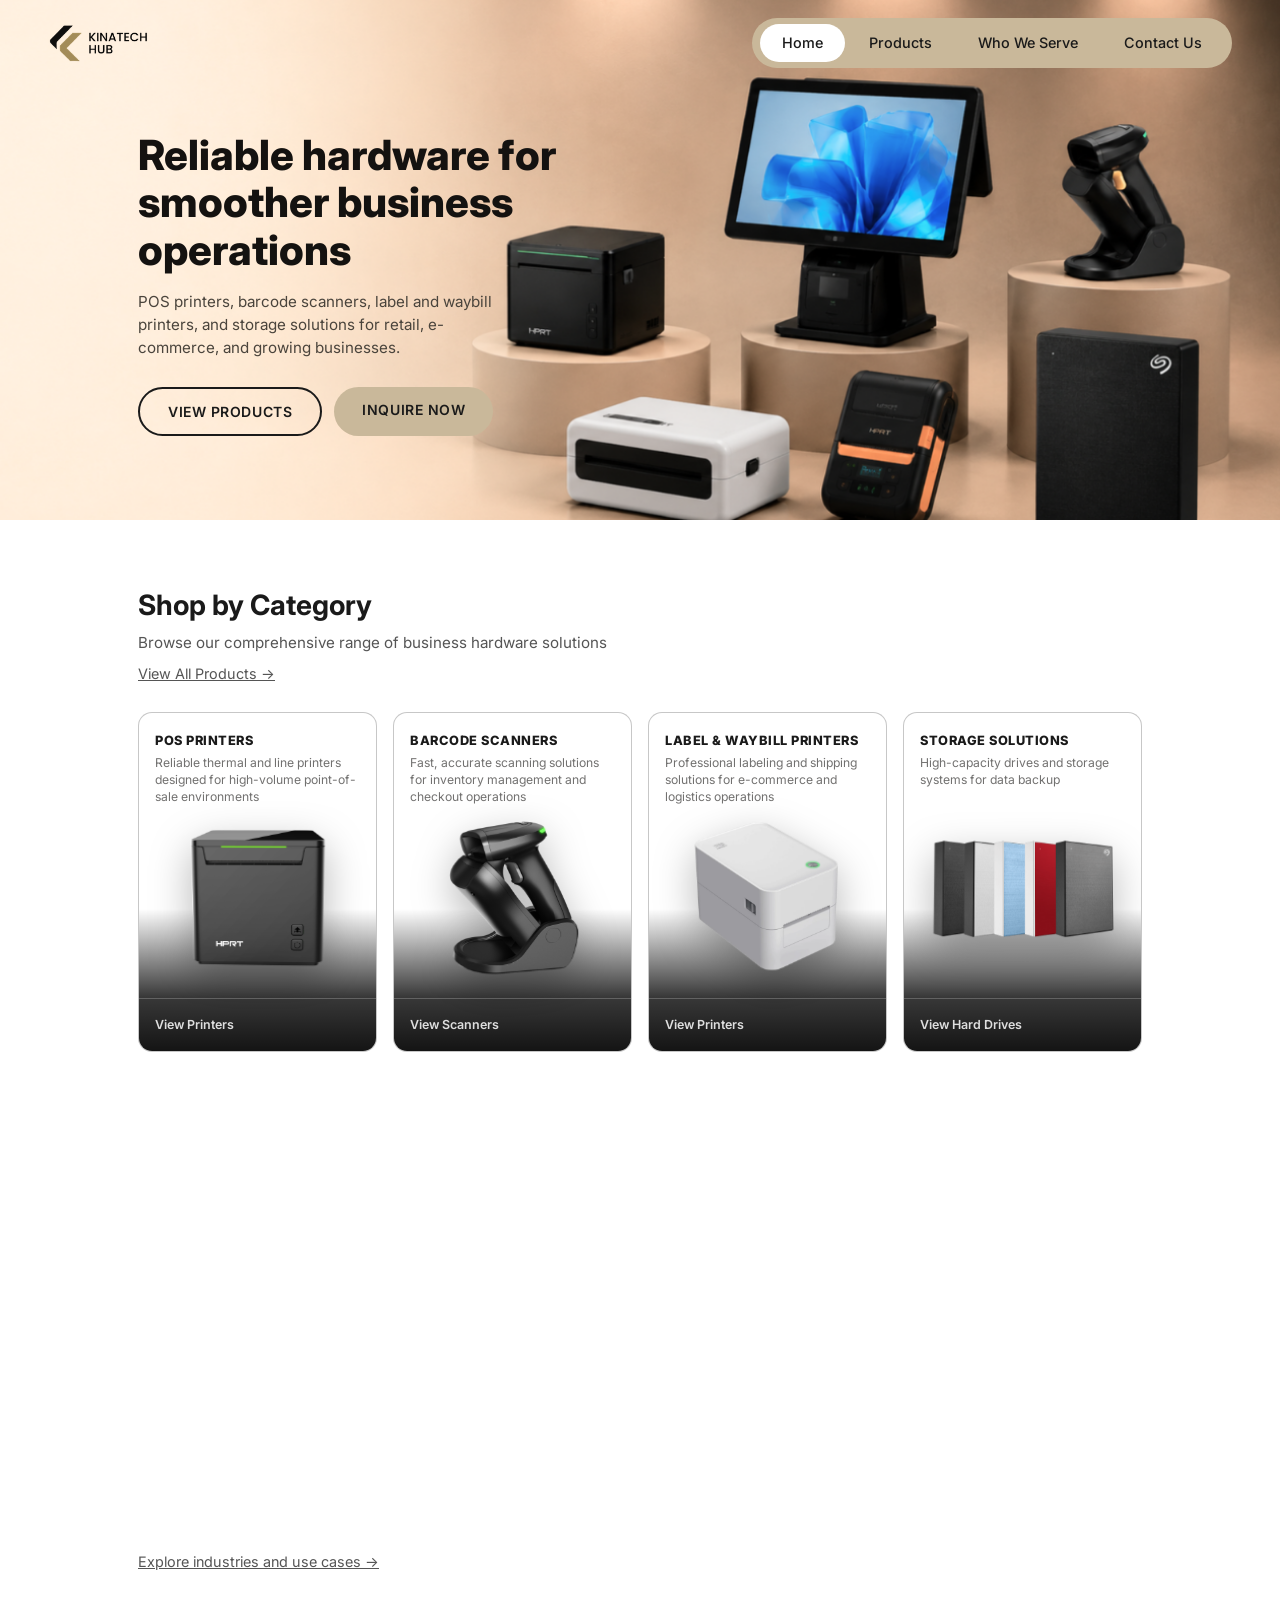
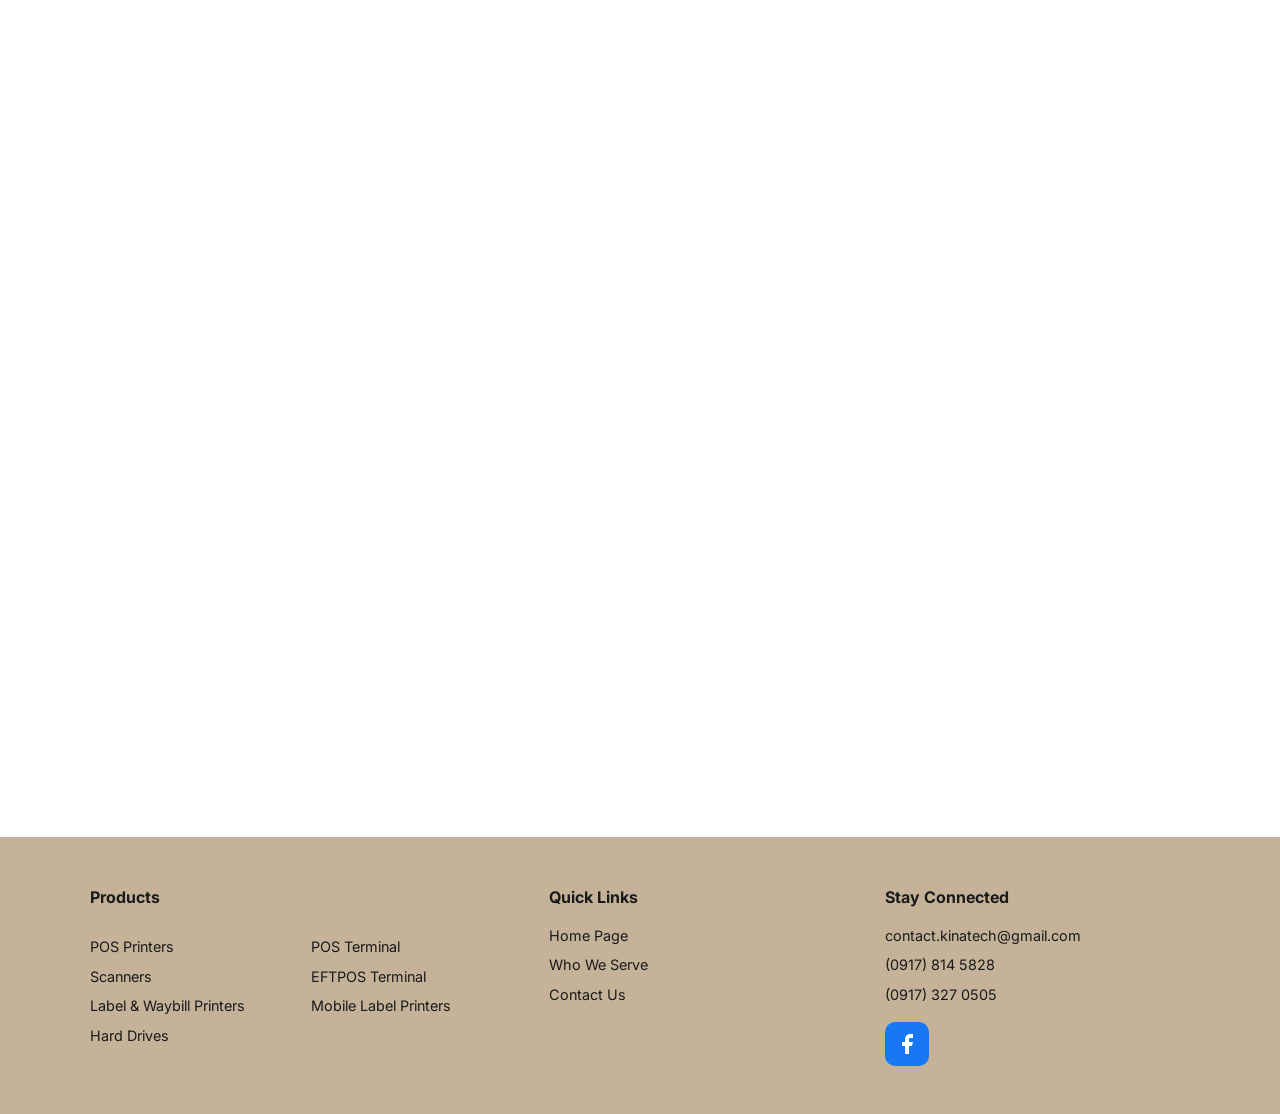
<file: ecommerce shop/index.html>
<!DOCTYPE html>
<html lang="en">
<head>
  <meta charset="UTF-8" />
  <meta name="viewport" content="width=device-width, initial-scale=1.0" />
  <title>Kinatech Hub — Reliable Hardware for Business</title>
  <link rel="stylesheet" href="styles.css" />
  <script src="settings-loader.js"></script>
  <script src="content-loader.js"></script>
  <script src="shortlist.js"></script>
  <link rel="preconnect" href="https://fonts.googleapis.com" />
  <link href="https://fonts.googleapis.com/css2?family=Inter:wght@400;500;600;700;800&display=swap" rel="stylesheet" />
  <style>
    /* ── HERO ─────────────────────────────── */
    /* The full hero section IS the background image.
       Drop a JPG on the section and the text overlays it. */
    .hero {
      position: relative;
      /* ↓ SWAP THIS for your image when ready:
         background-image: url('images/hero-bg.jpg'); */
      background-color: var(--bg-alt);
      background-size: cover;
      background-position: center;
      min-height: 520px;
      display: flex;
      align-items: center;
    }

    /* On wide screens, push the hero image toward the right so it
       sits clear of the left-aligned text instead of behind it. */
    @media (min-width: 1500px) {
      .hero { background-position: 78% center; }
    }
    @media (min-width: 1900px) {
      .hero { background-position: 85% center; }
    }

    /* Full-bleed placeholder — shows the image slot.
       DELETE this div once you set background-image on .hero */
    .hero-bg-placeholder {
      position: absolute;
      inset: 0;
      display: flex;
      flex-direction: column;
      align-items: center;
      justify-content: center;
      gap: 10px;
      border: 2px dashed rgba(0,0,0,0.18);
      color: rgba(0,0,0,0.28);
      pointer-events: none;
      z-index: 0;
      text-align: center;
      font-size: 0.82rem;
      line-height: 1.5;
    }
    .hero-bg-placeholder svg { width: 36px; height: 36px; opacity: 0.4; }

    /* Content sits above the placeholder */
    .hero-inner {
      position: relative;
      z-index: 1;
      max-width: 1100px;
      margin: 0 auto;
      width: 100%;
      padding: 120px 48px 72px;
    }

    .hero-text {
      max-width: 540px;
    }
    .hero-text h1 {
      font-size: 2.6rem;
      font-weight: 800;
      line-height: 1.15;
      margin-bottom: 16px;
      color: #141210;
    }
    .hero-text p {
      color: #4a443c;
      font-size: 0.95rem;
      margin-bottom: 28px;
      max-width: 380px;
    }

    /* Blur layer over the hero background image — sharp on desktop,
       softened on smaller tablets/mobile so the text stays legible.
       The text (.hero-inner, z-index:1) sits above this and stays sharp. */
    .hero::before {
      content: '';
      position: absolute;
      inset: 0;
      z-index: 0;
      pointer-events: none;
      -webkit-backdrop-filter: blur(0);
      backdrop-filter: blur(0);
      transition: backdrop-filter 0.3s, -webkit-backdrop-filter 0.3s;
    }
    .hero-cta { display: flex; gap: 12px; }

    /* ── GRADIENT CATEGORY CARDS ─────────── */
    .categories-grid {
      display: grid;
      grid-template-columns: repeat(4, 1fr);
      gap: 16px;
    }

    .cat-card {
      /* White card with a soft thin outline; dark gradient only on the bottom */
      background: #ffffff;
      border: 1px solid rgba(0, 0, 0, 0.22);
      border-radius: 14px;
      padding: 0;
      display: flex;
      flex-direction: column;
      min-height: 340px;
      cursor: pointer;
      transition: transform 0.2s, box-shadow 0.2s;
      overflow: hidden;
      position: relative;
      text-decoration: none;
    }

    /* Dark gradient confined to the bottom portion of the card */
    .cat-card::after {
      content: '';
      position: absolute;
      left: 0; right: 0; bottom: 0;
      height: 42%;
      background: linear-gradient(to top, rgba(0,0,0,0.92) 0%, rgba(0,0,0,0.78) 38%, rgba(0,0,0,0) 100%);
      pointer-events: none;
      z-index: 1;
    }

    .cat-card:hover {
      transform: translateY(-6px);
      box-shadow: 0 14px 34px rgba(0,0,0,0.22);
    }

    /* Top text: dark on white background → readable */
    .cat-card-top {
      position: relative;
      z-index: 2;
      padding: 18px 16px 4px;
    }
    .cat-card-top h3 {
      font-size: 0.8rem;
      font-weight: 800;
      text-transform: uppercase;
      letter-spacing: 0.04em;
      color: #1a1a1a;
      margin-bottom: 4px;
    }

    .cat-card-top p {
      font-size: 0.76rem;
      color: rgba(20,18,16,0.6);
      line-height: 1.4;
    }

    /* Image sits in the middle on the white area */
    .cat-card-img {
      position: relative;
      z-index: 2;
      flex: 1;
      display: flex;
      align-items: center;
      justify-content: center;
      padding: 8px 16px;
    }

    /* Placeholder on white background */
    .cat-card-img .img-placeholder {
      background: rgba(0,0,0,0.03);
      border: 1px dashed rgba(0,0,0,0.18);
      border-radius: 10px;
      color: rgba(0,0,0,0.4);
      font-size: 0.68rem;
      height: 130px;
    }

    .cat-card-img .img-placeholder svg { opacity: 0.45; }

    /* ── Real image — paste transparent-bg PNG ────
       Add class="cat-product-img" to your <img> tag:
       <img src="images/pos-printer.png" class="cat-product-img" alt="POS Printer">
    ── */
    .cat-product-img {
      max-height: 165px;
      object-fit: contain;
      /* Softer drop shadow suits the white card */
      filter: drop-shadow(0 14px 20px rgba(0,0,0,0.28));
      /* Subtle perspective tilt toward viewer */
      transform: perspective(700px) rotateX(5deg) translateY(-6px);
      transition: transform 0.3s, filter 0.3s;
    }

    .cat-card:hover .cat-product-img {
      filter: drop-shadow(0 20px 26px rgba(0,0,0,0.38));
      transform: perspective(700px) rotateX(2deg) translateY(-14px);
    }

    /* Bottom "View X" label — white text over the bottom gradient */
    .cat-card-bottom {
      position: relative;
      z-index: 2;
      border-top: 1px solid rgba(255,255,255,0.22);
      padding: 12px 16px 16px;
      margin-top: 4px;
    }

    .cat-link {
      font-size: 0.78rem;
      font-weight: 600;
      color: rgba(255,255,255,0.85);
    }

    .cat-card:hover .cat-link { color: #fff; }

    /* ── WHO WE SERVE ─────────────────────── */
    .wws-grid {
      display: grid;
      grid-template-columns: repeat(2, 1fr);
      gap: 16px;
    }

    .wws-card {
      position: relative;
      border-radius: var(--radius);
      overflow: hidden;
      height: 220px;
      cursor: pointer;
      transition: transform 0.25s, box-shadow 0.25s;
    }

    .wws-card:hover {
      transform: translateY(-4px);
      box-shadow: 0 14px 32px rgba(0,0,0,0.22);
    }

    /* Uploaded photo fills the card and zooms slightly on hover */
    .wws-photo {
      width: 100%;
      height: 100%;
      object-fit: cover;
      display: block;
      transition: transform 0.4s ease;
    }

    .wws-card:hover .wws-photo {
      transform: scale(1.06);
    }

    .wws-img-placeholder {
      width: 100%;
      height: 100%;
      background: var(--card-bg);
      display: flex;
      flex-direction: column;
      align-items: center;
      justify-content: center;
      color: var(--text-muted);
      font-size: 0.78rem;
      text-align: center;
      gap: 6px;
      transition: background 0.3s;
    }

    .wws-card:hover .wws-img-placeholder {
      background: #ddd5c8;
    }

    .wws-label {
      position: absolute;
      bottom: 0; left: 0; right: 0;
      background: linear-gradient(to top, rgba(0,0,0,0.6) 0%, transparent 100%);
      padding: 24px 16px 14px;
      color: #fff;
      font-size: 0.9rem;
      font-weight: 600;
    }

    @media (max-width: 900px) {
      .hero-inner { grid-template-columns: 1fr; }
      .hero-img { height: 260px; }
      .categories-grid { grid-template-columns: repeat(2, 1fr); }
      /* Show the left (blank) portion of the hero image so text stays readable */
      .hero { background-position: left center; }
      /* Soften the hero image on smaller screens for text legibility */
      .hero::before {
        -webkit-backdrop-filter: blur(5px);
        backdrop-filter: blur(5px);
        background: rgba(247, 243, 238, 0.18);
      }
    }

    @media (max-width: 600px) {
      .hero-text h1 { font-size: 1.9rem; }
      .hero-inner { padding: 100px 20px 48px; }
      .wws-grid { grid-template-columns: 1fr; }
      .categories-grid { grid-template-columns: repeat(2, 1fr); }
      .cat-card { min-height: 300px; }

      /* Center hero + section headings when the layout stacks on mobile */
      .hero-text { max-width: 100%; text-align: center; }
      .hero-text p { margin-left: auto; margin-right: auto; }
      .hero-cta { justify-content: center; flex-wrap: wrap; }
      .section-title,
      .section-sub { text-align: center; }
      .section-link { display: block; text-align: center; }
    }

    /* ── Scroll reveal (reversible blur / unblur) ── */
    html { scroll-behavior: smooth; }
    @media (prefers-reduced-motion: no-preference) {
      .reveal {
        opacity: 0;
        filter: blur(9px);
        transform: translateY(26px);
        transition: opacity 0.6s ease, filter 0.6s ease, transform 0.6s ease;
        will-change: opacity, filter, transform;
      }
      .reveal.in-view {
        opacity: 1;
        filter: blur(0);
        transform: none;
      }
    }
  </style>
</head>
<body>

  <!-- ── NAV ─────────────────────────────── -->
  <nav id="mainNav">
    <a href="index.html" class="logo">
      <svg class="logo-icon" viewBox="0 0 44 44" fill="none" xmlns="http://www.w3.org/2000/svg">
        <rect width="44" height="44" rx="6" fill="#1a1a1a"/>
        <path d="M10 10 L20 22 L10 34" stroke="white" stroke-width="3.5" stroke-linecap="round" stroke-linejoin="round" fill="none"/>
        <path d="M22 10 L32 22 L22 34" stroke="#c9b89a" stroke-width="3.5" stroke-linecap="round" stroke-linejoin="round" fill="none"/>
      </svg>
      <span>KINATECH<br>HUB</span>
    </a>
    <div class="nav-links">
      <a href="index.html" class="active">Home</a>
      <a href="products.html">Products</a>
      <a href="who-we-serve.html">Who We Serve</a>
      <a href="contact.html">Contact Us</a>
    </div>
    <button class="hamburger" id="hamburger" aria-label="Menu">
      <span></span><span></span><span></span>
    </button>
  </nav>

  <!-- Mobile nav overlay -->
  <div class="mobile-nav" id="mobileNav">
    <div class="mobile-nav-inner">
      <a href="index.html" class="active">Home</a>
      <a href="products.html">Products</a>
      <a href="who-we-serve.html">Who We Serve</a>
      <a href="contact.html">Contact Us</a>
    </div>
  </div>

  <!-- ── HERO ─────────────────────────────── -->
  <!--
    HERO BACKGROUND IMAGE:
    1. Save your image as  images/hero-bg.jpg  (recommended: 1440 × 560px)
    2. On the <section> below, add: style="background-image: url('images/hero-bg.jpg')"
    3. Delete the .hero-bg-placeholder div
  -->
  <section class="hero" id="heroSection" data-img-key="hero" data-img-label="Hero Background">

    <!-- PLACEHOLDER — shows the full image slot. Remove once you add your bg image. -->
    <div class="hero-bg-placeholder">
      <svg viewBox="0 0 24 24" fill="none" stroke="currentColor" stroke-width="1.5">
        <rect x="3" y="3" width="18" height="18" rx="2"/>
        <circle cx="8.5" cy="8.5" r="1.5"/>
        <path d="M21 15l-5-5L5 21"/>
      </svg>
      <strong>HERO BACKGROUND IMAGE</strong>
      Full-width editorial JPG of HPRT products on pedestals<br>
      Recommended: 1440 × 560px · set background-image on .hero
    </div>

    <div class="hero-inner">
      <div class="hero-text">
        <h1 data-content="home.heroHeadline">Reliable hardware for smoother business operations.</h1>
        <p data-content="home.heroSubtitle">POS printers, barcode scanners, label and waybill printers, and storage solutions for retail, e-commerce, and growing businesses.</p>
        <div class="hero-cta">
          <a href="products.html" class="btn btn-outline" data-content="home.heroCtaPrimary">VIEW PRODUCTS</a>
          <a href="contact.html" class="btn btn-tan" data-content="home.heroCtaSecondary">INQUIRE NOW</a>
        </div>
      </div>
    </div>
  </section>

  <!-- ── SHOP BY CATEGORY ─────────────────── -->
  <section class="section">
    <h2 class="section-title" data-content="home.categoriesTitle">Shop by Category</h2>
    <p class="section-sub" data-content="home.categoriesSub">Browse our comprehensive range of business hardware solutions</p>
    <a href="products.html" class="section-link" data-content="home.categoriesLink">View All Products →</a>

    <div class="categories-grid">

      <a href="products.html#pos-printers" class="cat-card" data-cat="pos-printers">
        <div class="cat-card-top">
          <h3 data-cat-id="pos-printers" data-cat-field="label">POS Printers</h3>
          <p data-cat-id="pos-printers" data-cat-field="description">Receipt printing for daily transactions</p>
        </div>
        <div class="cat-card-img" data-img-key="cat-pos-printers" data-img-label="POS Printers image">
          <!-- REPLACE with: <img src="images/pos-printer.png" class="cat-product-img" alt="POS Printer"> -->
          <!-- IMAGE: HPRT TP80NB-M, transparent background PNG, facing 3/4 angle, ~300×200px -->
          <div class="img-placeholder">
            <svg viewBox="0 0 24 24" fill="none" stroke="currentColor" stroke-width="1.5"><rect x="3" y="3" width="18" height="18" rx="2"/><circle cx="8.5" cy="8.5" r="1.5"/><path d="M21 15l-5-5L5 21"/></svg>
            HPRT TP80NB-M<br>transparent bg PNG
          </div>
        </div>
        <div class="cat-card-bottom">
          <span class="cat-link">View Printers</span>
        </div>
      </a>

      <a href="products.html#scanners" class="cat-card" data-cat="scanners">
        <div class="cat-card-top">
          <h3 data-cat-id="scanners" data-cat-field="label">Scanners</h3>
          <p data-cat-id="scanners" data-cat-field="description">Faster checkout and stock handling</p>
        </div>
        <div class="cat-card-img" data-img-key="cat-scanners" data-img-label="Scanners image">
          <!-- IMAGE: HPRT N150 handheld scanner, transparent bg PNG, ~300×200px -->
          <div class="img-placeholder">
            <svg viewBox="0 0 24 24" fill="none" stroke="currentColor" stroke-width="1.5"><rect x="3" y="3" width="18" height="18" rx="2"/><circle cx="8.5" cy="8.5" r="1.5"/><path d="M21 15l-5-5L5 21"/></svg>
            HPRT N150 scanner<br>transparent bg PNG
          </div>
        </div>
        <div class="cat-card-bottom">
          <span class="cat-link">View Scanners</span>
        </div>
      </a>

      <a href="products.html#label-printers" class="cat-card" data-cat="label-printers">
        <div class="cat-card-top">
          <h3 data-cat-id="label-printers" data-cat-field="label">Label &amp; Waybill Printers</h3>
          <p data-cat-id="label-printers" data-cat-field="description">Shipping labels and order fulfillment</p>
        </div>
        <div class="cat-card-img" data-img-key="cat-label-printers" data-img-label="Label Printers image">
          <!-- IMAGE: HPRT N43BT white label printer, transparent bg PNG, ~300×200px -->
          <div class="img-placeholder">
            <svg viewBox="0 0 24 24" fill="none" stroke="currentColor" stroke-width="1.5"><rect x="3" y="3" width="18" height="18" rx="2"/><circle cx="8.5" cy="8.5" r="1.5"/><path d="M21 15l-5-5L5 21"/></svg>
            HPRT N43BT label printer<br>transparent bg PNG
          </div>
        </div>
        <div class="cat-card-bottom">
          <span class="cat-link">View Printers</span>
        </div>
      </a>

      <a href="products.html#hard-drives" class="cat-card" data-cat="hard-drives">
        <div class="cat-card-top">
          <h3 data-cat-id="hard-drives" data-cat-field="label">Hard Drives</h3>
          <p data-cat-id="hard-drives" data-cat-field="description">Portable storage and file backup</p>
        </div>
        <div class="cat-card-img" data-img-key="cat-hard-drives" data-img-label="Hard Drives image">
          <!-- IMAGE: Seagate One Touch HDD, slim black, transparent bg PNG, ~300×200px -->
          <div class="img-placeholder">
            <svg viewBox="0 0 24 24" fill="none" stroke="currentColor" stroke-width="1.5"><rect x="3" y="3" width="18" height="18" rx="2"/><circle cx="8.5" cy="8.5" r="1.5"/><path d="M21 15l-5-5L5 21"/></svg>
            Seagate One Touch HDD<br>transparent bg PNG
          </div>
        </div>
        <div class="cat-card-bottom">
          <span class="cat-link">View Hard Drives</span>
        </div>
      </a>

      <a href="products.html#pos-terminal" class="cat-card" data-cat="pos-terminal">
        <div class="cat-card-top">
          <h3 data-cat-id="pos-terminal" data-cat-field="label">POS Terminals</h3>
          <p data-cat-id="pos-terminal" data-cat-field="description">Customer-facing and cashier displays</p>
        </div>
        <div class="cat-card-img" data-img-key="cat-pos-terminal" data-img-label="POS Terminals image">
          <!-- IMAGE: HPRT ZQ200 dual-screen POS terminal, transparent bg PNG, ~300×200px -->
          <div class="img-placeholder">
            <svg viewBox="0 0 24 24" fill="none" stroke="currentColor" stroke-width="1.5"><rect x="3" y="3" width="18" height="18" rx="2"/><circle cx="8.5" cy="8.5" r="1.5"/><path d="M21 15l-5-5L5 21"/></svg>
            HPRT ZQ200 dual terminal<br>transparent bg PNG
          </div>
        </div>
        <div class="cat-card-bottom">
          <span class="cat-link">View Monitors</span>
        </div>
      </a>

      <a href="products.html#eftpos" class="cat-card" data-cat="eftpos">
        <div class="cat-card-top">
          <h3 data-cat-id="eftpos" data-cat-field="label">EFTPOS Terminals</h3>
          <p data-cat-id="eftpos" data-cat-field="description">All-in-one POS systems for restaurants</p>
        </div>
        <div class="cat-card-img" data-img-key="cat-eftpos" data-img-label="EFTPOS Terminals image">
          <!-- IMAGE: HPRT Android EFTPOS handheld terminal, transparent bg PNG, ~300×200px -->
          <div class="img-placeholder">
            <svg viewBox="0 0 24 24" fill="none" stroke="currentColor" stroke-width="1.5"><rect x="3" y="3" width="18" height="18" rx="2"/><circle cx="8.5" cy="8.5" r="1.5"/><path d="M21 15l-5-5L5 21"/></svg>
            HPRT EFTPOS terminal<br>transparent bg PNG
          </div>
        </div>
        <div class="cat-card-bottom">
          <span class="cat-link">View Terminals</span>
        </div>
      </a>

      <a href="products.html#mobile-label" class="cat-card" data-cat="mobile-label">
        <div class="cat-card-top">
          <h3 data-cat-id="mobile-label" data-cat-field="label">Mobile Label Printer</h3>
          <p data-cat-id="mobile-label" data-cat-field="description">Portable labeling</p>
        </div>
        <div class="cat-card-img" data-img-key="cat-mobile-label" data-img-label="Mobile Label Printer image">
          <!-- IMAGE: HPRT HM-A300E mobile label printer (orange+black), transparent bg PNG, ~300×200px -->
          <div class="img-placeholder">
            <svg viewBox="0 0 24 24" fill="none" stroke="currentColor" stroke-width="1.5"><rect x="3" y="3" width="18" height="18" rx="2"/><circle cx="8.5" cy="8.5" r="1.5"/><path d="M21 15l-5-5L5 21"/></svg>
            HPRT HM-A300E<br>transparent bg PNG
          </div>
        </div>
        <div class="cat-card-bottom">
          <span class="cat-link">View Printers</span>
        </div>
      </a>

    </div>
  </section>

  <!-- ── WHO WE SERVE ─────────────────────── -->
  <section class="section" style="padding-top:0;">
    <h2 class="section-title" data-content="home.wwsTitle">Who We Serve</h2>
    <p class="section-sub" data-content="home.wwsSub">One hardware partner for every stage of business growth</p>
    <a href="who-we-serve.html" class="section-link" data-content="home.wwsLink">Explore industries and use cases →</a>

    <div class="wws-grid">
      <a href="who-we-serve.html#ecommerce" class="wws-card" data-ind="ecommerce" data-img-key="home-ind-ecommerce" data-img-label="E-Commerce card image">
        <!-- IMAGE: Woman packing boxes with scanner, warehouse setting, ~500×280px -->
        <div class="wws-img-placeholder">
          <svg viewBox="0 0 24 24" fill="none" stroke="currentColor" stroke-width="1.5" width="32" height="32"><rect x="3" y="3" width="18" height="18" rx="2"/><circle cx="8.5" cy="8.5" r="1.5"/><path d="M21 15l-5-5L5 21"/></svg>
          E-Commerce & Fulfillment<br><small>Woman packing boxes, ~500×280px</small>
        </div>
        <div class="wws-label">E-Commerce &amp; Fulfillment</div>
      </a>

      <a href="who-we-serve.html#retail" class="wws-card" data-ind="retail" data-img-key="home-ind-retail" data-img-label="Retail card image">
        <!-- IMAGE: Scanner near clothing rack in retail store, ~500×280px -->
        <div class="wws-img-placeholder">
          <svg viewBox="0 0 24 24" fill="none" stroke="currentColor" stroke-width="1.5" width="32" height="32"><rect x="3" y="3" width="18" height="18" rx="2"/><circle cx="8.5" cy="8.5" r="1.5"/><path d="M21 15l-5-5L5 21"/></svg>
          Retail Stores<br><small>Scanner near clothing rack, ~500×280px</small>
        </div>
        <div class="wws-label">Retail Stores</div>
      </a>

      <a href="who-we-serve.html#fnb" class="wws-card" data-ind="fnb" data-img-key="home-ind-fnb" data-img-label="Food & Beverage card image">
        <!-- IMAGE: Label printer next to bubble tea on counter, ~500×280px -->
        <div class="wws-img-placeholder">
          <svg viewBox="0 0 24 24" fill="none" stroke="currentColor" stroke-width="1.5" width="32" height="32"><rect x="3" y="3" width="18" height="18" rx="2"/><circle cx="8.5" cy="8.5" r="1.5"/><path d="M21 15l-5-5L5 21"/></svg>
          Food & Beverage<br><small>Label printer near bubble tea, ~500×280px</small>
        </div>
        <div class="wws-label">Food &amp; Beverage</div>
      </a>

      <a href="who-we-serve.html#warehouse" class="wws-card" data-ind="warehouse" data-img-key="home-ind-warehouse" data-img-label="Warehousing card image">
        <!-- IMAGE: Scanner + laptop in warehouse, boxes visible, ~500×280px -->
        <div class="wws-img-placeholder">
          <svg viewBox="0 0 24 24" fill="none" stroke="currentColor" stroke-width="1.5" width="32" height="32"><rect x="3" y="3" width="18" height="18" rx="2"/><circle cx="8.5" cy="8.5" r="1.5"/><path d="M21 15l-5-5L5 21"/></svg>
          Warehousing & Logistics<br><small>Scanner + laptop in warehouse, ~500×280px</small>
        </div>
        <div class="wws-label">Warehousing &amp; Logistics</div>
      </a>

      <a href="who-we-serve.html#office" class="wws-card" data-ind="office" data-img-key="home-ind-office" data-img-label="Office card image">
        <!-- IMAGE: Laptop + slim HDD on office desk, reports visible, ~500×280px -->
        <div class="wws-img-placeholder">
          <svg viewBox="0 0 24 24" fill="none" stroke="currentColor" stroke-width="1.5" width="32" height="32"><rect x="3" y="3" width="18" height="18" rx="2"/><circle cx="8.5" cy="8.5" r="1.5"/><path d="M21 15l-5-5L5 21"/></svg>
          Office & Professional Services<br><small>Laptop + HDD on desk, ~500×280px</small>
        </div>
        <div class="wws-label">Office &amp; Professional Services</div>
      </a>

      <a href="who-we-serve.html#hospitality" class="wws-card" data-ind="hospitality" data-img-key="home-ind-hospitality" data-img-label="Hospitality card image">
        <!-- IMAGE: POS terminal at hotel reception, "RECEPTION" sign visible, ~500×280px -->
        <div class="wws-img-placeholder">
          <svg viewBox="0 0 24 24" fill="none" stroke="currentColor" stroke-width="1.5" width="32" height="32"><rect x="3" y="3" width="18" height="18" rx="2"/><circle cx="8.5" cy="8.5" r="1.5"/><path d="M21 15l-5-5L5 21"/></svg>
          Hospitality<br><small>POS at hotel reception, ~500×280px</small>
        </div>
        <div class="wws-label">Hospitality</div>
      </a>
    </div>
  </section>

  <!-- ── FOOTER ───────────────────────────── -->
  <footer>
    <div class="footer-grid">
      <div class="footer-col footer-products">
        <h4>Products</h4>
        <ul>
          <li><a href="products.html#pos-printers">POS Printers</a></li>
          <li><a href="products.html#scanners">Scanners</a></li>
          <li><a href="products.html#label-printers">Label &amp; Waybill Printers</a></li>
          <li><a href="products.html#hard-drives">Hard Drives</a></li>
        </ul>
        <ul>
          <li><a href="products.html#pos-terminal">POS Terminal</a></li>
          <li><a href="products.html#eftpos">EFTPOS Terminal</a></li>
          <li><a href="products.html#mobile-label">Mobile Label Printers</a></li>
        </ul>
      </div>
      <div class="footer-col">
        <h4>Quick Links</h4>
        <ul>
          <li><a href="index.html">Home Page</a></li>
          <li><a href="who-we-serve.html">Who We Serve</a></li>
          <li><a href="contact.html">Contact Us</a></li>
        </ul>
      </div>
      <div class="footer-col">
        <h4>Stay Connected</h4>
        <ul>
          <li>contact.kinatech@gmail.com</li>
          <li>(0917) 814 5828</li>
          <li>(0917) 327 0505</li>
        </ul>
        <a href="https://www.facebook.com/kinatechhub" target="_blank" rel="noopener" class="footer-social" aria-label="Facebook">
          <svg viewBox="0 0 24 24"><path d="M18 2h-3a5 5 0 0 0-5 5v3H7v4h3v8h4v-8h3l1-4h-4V7a1 1 0 0 1 1-1h3z"/></svg>
        </a>
      </div>
    </div>
  </footer>

  <script>
    // Hamburger toggle
    const hamburger = document.getElementById('hamburger');
    const mobileNav = document.getElementById('mobileNav');
    hamburger.addEventListener('click', () => {
      hamburger.classList.toggle('open');
      mobileNav.classList.toggle('open');
      document.body.style.overflow = mobileNav.classList.contains('open') ? 'hidden' : '';
    });
    mobileNav.addEventListener('click', (e) => {
      if (e.target === mobileNav) {
        hamburger.classList.remove('open');
        mobileNav.classList.remove('open');
        document.body.style.overflow = '';
      }
    });
    // Transparent nav → solid once we scroll past the hero
    const heroSection = document.querySelector('.hero');
    function updateNav() {
      const threshold = heroSection ? heroSection.offsetHeight - 60 : 100;
      document.getElementById('mainNav').classList.toggle('scrolled', window.scrollY > threshold);
    }
    window.addEventListener('scroll', updateNav, { passive: true });
    updateNav(); // run once on load in case of anchor/scroll restore
  </script>

  <script>
    // Load category card text + images from products.json
    fetch('products.json?v=' + Date.now())
      .then(r => r.json())
      .then(data => {
        data.categories.forEach(cat => {
          const card = document.querySelector('[data-cat="' + cat.id + '"]');
          if (!card) return;

          // Apply server label / description text to editable elements
          if (cat.label) {
            const h3 = card.querySelector('[data-cat-id][data-cat-field="label"]');
            if (h3) h3.textContent = cat.label;
          }
          if (cat.description) {
            const p = card.querySelector('[data-cat-id][data-cat-field="description"]');
            if (p) p.textContent = cat.description;
          }

          // Apply category image
          if (!cat.image) return;
          const imgWrap = card.querySelector('.cat-card-img');
          if (!imgWrap) return;
          // Update existing img if present, otherwise swap out the placeholder
          // (avoids clearing data-img-attached / upload buttons if admin is in edit mode)
          const existing = imgWrap.querySelector('img.cat-product-img');
          if (existing) {
            existing.src = cat.image;
          } else {
            const ph = imgWrap.querySelector('.img-placeholder');
            if (ph) ph.remove();
            const img = document.createElement('img');
            img.src = cat.image;
            img.className = 'cat-product-img';
            img.alt = cat.label || cat.id;
            img.onerror = function () { this.style.display = 'none'; };
            imgWrap.insertBefore(img, imgWrap.firstChild);
          }
        });
        // Overlay any local drafts on top of server data
        if (window.__ktApplyDrafts) window.__ktApplyDrafts();
      })
      .catch(() => {});

    // Apply hero image + home "Who We Serve" card images from site settings
    document.addEventListener('settingsLoaded', function(e) {
      const s = e.detail;
      if (s.hero && s.hero.image) {
        document.getElementById('heroSection').style.backgroundImage = "url('" + s.hero.image + "')";
        const ph = document.querySelector('.hero-bg-placeholder');
        if (ph) ph.style.display = 'none';
      }
      // Home page "Who We Serve" cards (separate from the full Who We Serve page)
      const HOME_DEFAULT_IDS = ['ecommerce','retail','fnb','warehouse','office','hospitality'];
      const homeImgs = s.homeIndustryImages || {};
      const content = s.industryContent || {};
      const order = (s.industryOrder && s.industryOrder.length) ? s.industryOrder : HOME_DEFAULT_IDS;

      function setCardImage(card, src) {
        if (!src) return;
        const ph = card.querySelector('.wws-img-placeholder');
        if (ph) {
          const img = document.createElement('img');
          img.className = 'wws-photo';
          img.src = src;
          img.alt = '';
          img.onerror = function () { this.style.display = 'none'; };
          ph.replaceWith(img);
        }
      }

      // Update existing (default) cards: label, image, hide flag
      document.querySelectorAll('.wws-card').forEach(function(card) {
        const id = card.getAttribute('data-ind');
        const c = content[id];
        if (c && c.hidden) { card.style.display = 'none'; return; }
        if (c && c.homeLabel) {
          const lbl = card.querySelector('.wws-label');
          if (lbl) lbl.textContent = c.homeLabel;
        }
        setCardImage(card, homeImgs[id]);
      });

      // Inject custom-added cards (ids in order that aren't default cards)
      const grid = document.querySelector('.wws-grid');
      if (grid) {
        function escHtml(s) { return String(s||'').replace(/&/g,'&amp;').replace(/</g,'&lt;').replace(/>/g,'&gt;'); }
        order.forEach(function(id) {
          if (HOME_DEFAULT_IDS.indexOf(id) !== -1) return;
          if (grid.querySelector('[data-ind="' + id + '"]')) return;
          const c = content[id] || {};
          if (c.hidden) return;
          const label = c.homeLabel || c.heading || id;
          const src = homeImgs[id] || '';
          const a = document.createElement('a');
          a.href = 'who-we-serve.html#' + id;
          a.className = 'wws-card';
          a.setAttribute('data-ind', id);
          a.innerHTML =
            (src
              ? '<img class="wws-photo" src="' + escHtml(src) + '" alt="" onerror="this.style.display=\'none\'">'
              : '<div class="wws-img-placeholder">' + escHtml(label) + '</div>') +
            '<div class="wws-label">' + escHtml(label) + '</div>';
          grid.appendChild(a);
        });
      }
    });
  </script>

  <script>
    /* Reversible scroll-reveal (blur in on scroll down, blur out on scroll up) */
    (function () {
      var reduce = window.matchMedia && window.matchMedia('(prefers-reduced-motion: reduce)').matches;
      if (reduce || !('IntersectionObserver' in window)) return;
      var els = document.querySelectorAll('.section-title, .section-sub, .cat-card, .wws-card');
      els.forEach(function (el) { el.classList.add('reveal'); });
      var io = new IntersectionObserver(function (entries) {
        entries.forEach(function (entry) {
          entry.target.classList.toggle('in-view', entry.isIntersecting);
        });
      }, { threshold: 0.12, rootMargin: '0px 0px -8% 0px' });
      els.forEach(function (el) { io.observe(el); });
    })();
  </script>
</body>
</html>
</file>
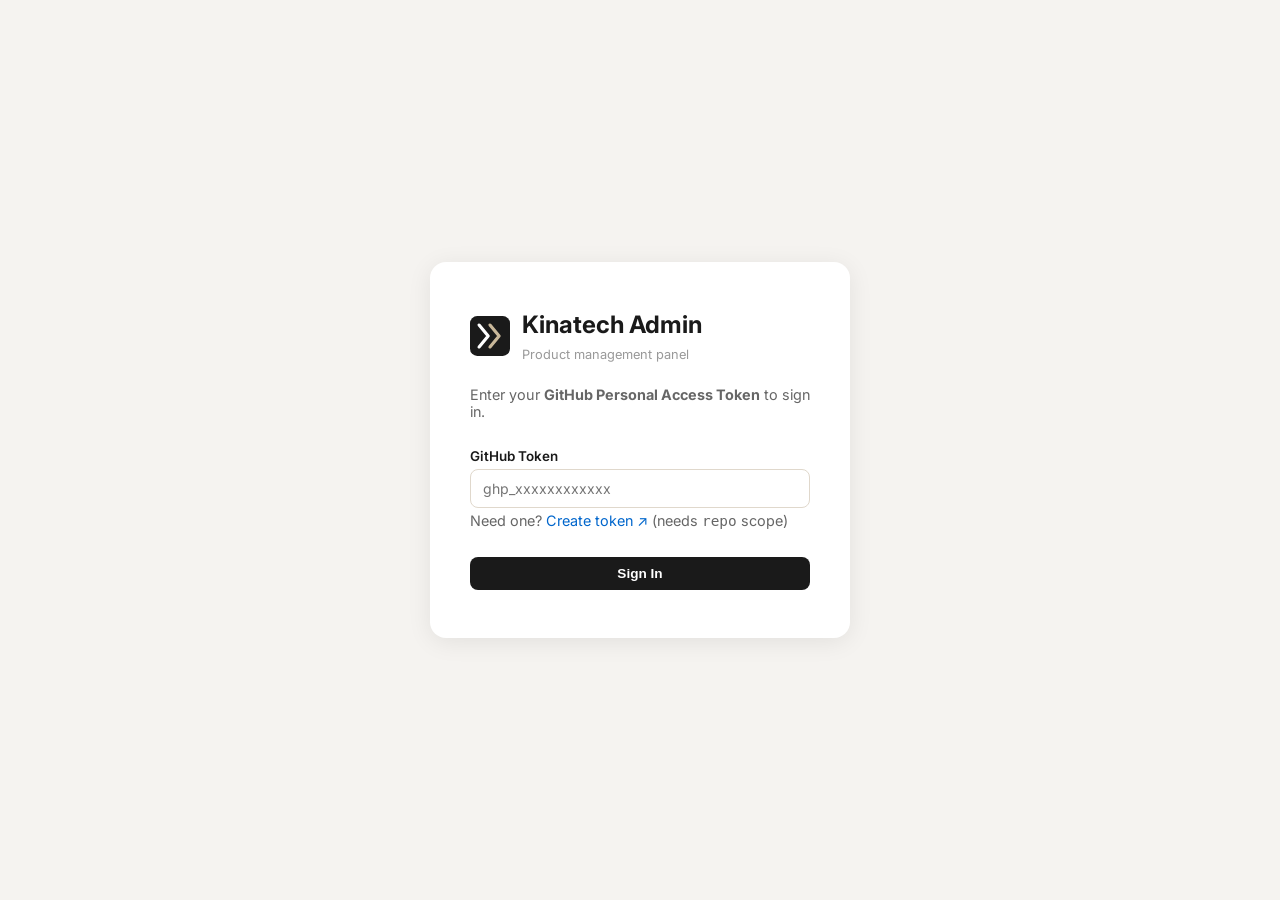
<file: ecommerce shop/admin.html>
<!DOCTYPE html>
<html lang="en">
<head>
  <meta charset="UTF-8" />
  <meta name="viewport" content="width=device-width, initial-scale=1.0" />
  <title>Kinatech Admin</title>
  <link rel="preconnect" href="https://fonts.googleapis.com" />
  <link href="https://fonts.googleapis.com/css2?family=Inter:wght@400;500;600;700&display=swap" rel="stylesheet" />
  <style>
    *, *::before, *::after { box-sizing: border-box; margin: 0; padding: 0; }
    :root {
      --tan: #c9b89a; --tan-dark: #a89070;
      --bg: #f5f3f0; --white: #ffffff;
      --text: #1a1a1a; --muted: #666;
      --border: #e0d8cc; --red: #c0392b;
      --green: #27ae60; --radius: 10px; --nav-h: 60px;
    }
    body { font-family: 'Inter', sans-serif; background: var(--bg); color: var(--text); }
    a { text-decoration: none; color: inherit; }
    input, textarea, select { font-family: inherit; }

    /* TOP BAR */
    .topbar {
      position: fixed; top: 0; left: 0; right: 0; height: var(--nav-h);
      background: #1a1a1a; display: flex; align-items: center;
      justify-content: space-between; padding: 0 24px; z-index: 200;
    }
    .topbar-brand { display: flex; align-items: center; gap: 10px; color: #fff; font-weight: 700; font-size: 0.95rem; letter-spacing: 0.05em; }
    .topbar-brand svg { width: 32px; height: 32px; }
    .topbar-actions { display: flex; gap: 10px; align-items: center; }

    /* AUTH GATE */
    #authGate { min-height: 100vh; display: flex; align-items: center; justify-content: center; padding: 24px; }
    .auth-card { background: var(--white); border-radius: 16px; padding: 48px 40px; max-width: 420px; width: 100%; box-shadow: 0 4px 24px rgba(0,0,0,0.08); }
    .auth-card h1 { font-size: 1.5rem; margin-bottom: 8px; }
    .auth-card p { color: var(--muted); font-size: 0.9rem; margin-bottom: 28px; }

    /* MAIN LAYOUT */
    #adminUI { padding-top: var(--nav-h); display: none; }
    .admin-layout { display: grid; grid-template-columns: 220px 1fr; min-height: calc(100vh - var(--nav-h)); }

    /* SIDEBAR */
    .sidebar { background: var(--white); border-right: 1px solid var(--border); padding: 24px 16px; position: sticky; top: var(--nav-h); height: calc(100vh - var(--nav-h)); overflow-y: auto; }
    .sidebar-label { font-size: 0.7rem; font-weight: 700; letter-spacing: 0.1em; text-transform: uppercase; color: var(--muted); padding: 0 8px; margin-bottom: 8px; margin-top: 20px; }
    .sidebar-label:first-child { margin-top: 0; }
    .sidebar-btn { display: flex; align-items: center; gap: 8px; width: 100%; padding: 9px 12px; border-radius: 8px; border: none; background: none; cursor: pointer; font-size: 0.88rem; font-weight: 500; text-align: left; color: var(--text); transition: background 0.15s; }
    .sidebar-btn:hover { background: var(--bg); }
    .sidebar-btn.active { background: #ede4d8; font-weight: 600; }
    .sidebar-btn .dot { width: 8px; height: 8px; border-radius: 50%; background: var(--tan); flex-shrink: 0; }

    /* MAIN */
    .main-content { padding: 32px; }
    .main-header { display: flex; align-items: center; justify-content: space-between; margin-bottom: 24px; }
    .main-header h2 { font-size: 1.4rem; font-weight: 700; }

    /* SETTINGS */
    .settings-card { background: var(--white); border-radius: var(--radius); padding: 28px; max-width: 560px; margin-bottom: 20px; }
    .settings-card h3 { margin-bottom: 16px; font-size: 1.05rem; font-weight: 700; }
    .settings-note { background: #f0f7ff; border: 1px solid #cce0ff; border-radius: 8px; padding: 14px 16px; font-size: 0.82rem; color: #2255aa; margin-bottom: 20px; line-height: 1.55; }

    /* IMAGE UPLOAD */
    .img-upload-row { display: flex; gap: 8px; align-items: flex-start; }
    .img-upload-row input { flex: 1; }
    .img-preview { width: 80px; height: 64px; border-radius: 8px; background: #f0ece6; border: 1.5px solid var(--border); display: flex; align-items: center; justify-content: center; overflow: hidden; flex-shrink: 0; }
    .img-preview img { max-width: 100%; max-height: 100%; object-fit: contain; }
    .img-preview .no-prev { font-size: 0.6rem; color: var(--muted); text-align: center; padding: 4px; }
    .hero-preview { width: 100%; height: 140px; border-radius: 10px; background: #f0ece6; border: 1.5px dashed var(--border); display: flex; align-items: center; justify-content: center; overflow: hidden; margin-bottom: 12px; }
    .hero-preview img { width: 100%; height: 100%; object-fit: cover; }
    .hero-preview .no-prev { color: var(--muted); font-size: 0.82rem; text-align: center; }
    .upload-progress { font-size: 0.78rem; color: var(--muted); margin-top: 4px; }
    .upload-progress.uploading { color: #0066cc; }
    .upload-progress.done { color: var(--green); }
    .upload-progress.err  { color: var(--red); }

    /* PRODUCT LIST */
    .product-list-grid { display: grid; grid-template-columns: repeat(auto-fill, minmax(240px, 1fr)); gap: 16px; }
    .product-admin-card { background: var(--white); border-radius: var(--radius); border: 1.5px solid var(--border); padding: 16px; display: flex; flex-direction: column; gap: 8px; transition: box-shadow 0.2s; }
    .product-admin-card:hover { box-shadow: 0 4px 16px rgba(0,0,0,0.07); }
    .pac-img { height: 100px; border-radius: 8px; background: #f0ece6; display: flex; align-items: center; justify-content: center; overflow: hidden; }
    .pac-img img { max-height: 90px; object-fit: contain; }
    .pac-img .no-img { font-size: 0.7rem; color: var(--muted); text-align: center; padding: 8px; }
    .pac-model { font-size: 0.68rem; color: var(--muted); font-weight: 700; text-transform: uppercase; }
    .pac-name  { font-size: 0.95rem; font-weight: 700; }
    .pac-desc  { font-size: 0.78rem; color: var(--muted); flex: 1; }
    .pac-actions { display: flex; gap: 8px; margin-top: 4px; }

    /* CATEGORY LIST */
    .category-list { display: flex; flex-direction: column; gap: 10px; max-width: 640px; }
    .cat-admin-row { background: var(--white); border-radius: var(--radius); border: 1.5px solid var(--border); padding: 14px 16px; display: flex; align-items: center; gap: 12px; }
    .cat-admin-row .dot { width: 10px; height: 10px; border-radius: 50%; background: var(--tan); flex-shrink: 0; }
    .cat-admin-info { flex: 1; }
    .cat-admin-info strong { font-size: 0.92rem; display: block; }
    .cat-admin-info span { font-size: 0.76rem; color: var(--muted); }
    .cat-count { font-size: 0.72rem; color: var(--muted); background: var(--bg); border-radius: 12px; padding: 3px 10px; white-space: nowrap; }

    /* BUTTONS */
    .btn { display: inline-flex; align-items: center; gap: 6px; padding: 9px 18px; border-radius: 8px; font-size: 0.85rem; font-weight: 600; cursor: pointer; border: none; transition: opacity 0.18s, transform 0.15s; }
    .btn:hover { opacity: 0.85; transform: translateY(-1px); }
    .btn-primary { background: #1a1a1a; color: #fff; }
    .btn-tan     { background: var(--tan); color: var(--text); }
    .btn-outline { background: transparent; border: 1.5px solid var(--border); color: var(--text); }
    .btn-danger  { background: #fff0f0; color: var(--red); border: 1.5px solid #f5c0c0; }
    .btn-success { background: var(--green); color: #fff; }
    .btn-sm      { padding: 6px 12px; font-size: 0.78rem; }
    .btn-full    { width: 100%; justify-content: center; }

    /* FORM */
    .form-group { margin-bottom: 16px; }
    .form-group label { display: block; font-size: 0.84rem; font-weight: 600; margin-bottom: 5px; }
    .form-group label .req { color: var(--red); margin-left: 2px; }
    .form-group input, .form-group select, .form-group textarea { width: 100%; padding: 10px 12px; border: 1.5px solid var(--border); border-radius: 8px; font-size: 0.88rem; outline: none; transition: border-color 0.18s; background: var(--white); }
    .form-group input:focus, .form-group select:focus, .form-group textarea:focus { border-color: var(--tan-dark); }
    .form-group textarea { min-height: 80px; resize: vertical; }
    .form-hint { font-size: 0.75rem; color: var(--muted); margin-top: 4px; }
    .form-row  { display: grid; grid-template-columns: 1fr 1fr; gap: 12px; }
    .form-section-label { font-size: 0.78rem; font-weight: 700; text-transform: uppercase; letter-spacing: 0.05em; color: var(--muted); margin: 20px 0 12px; padding-bottom: 6px; border-bottom: 1px solid var(--border); }

    /* MODAL */
    .modal-overlay { display: none; position: fixed; inset: 0; background: rgba(0,0,0,0.45); z-index: 300; align-items: center; justify-content: center; padding: 20px; }
    .modal-overlay.open { display: flex; }
    .modal { background: var(--white); border-radius: 16px; padding: 32px; width: 100%; max-width: 560px; max-height: 90vh; overflow-y: auto; box-shadow: 0 16px 48px rgba(0,0,0,0.2); }
    .modal-header { display: flex; align-items: center; justify-content: space-between; margin-bottom: 24px; }
    .modal-header h3 { font-size: 1.1rem; font-weight: 700; }
    .modal-close { background: none; border: none; cursor: pointer; font-size: 1.4rem; color: var(--muted); line-height: 1; padding: 4px 8px; border-radius: 6px; }
    .modal-close:hover { background: var(--bg); }
    .modal-footer { display: flex; justify-content: flex-end; gap: 10px; margin-top: 24px; }

    /* TOAST */
    #toast { position: fixed; bottom: 24px; right: 24px; background: #1a1a1a; color: #fff; padding: 12px 20px; border-radius: 10px; font-size: 0.875rem; font-weight: 500; opacity: 0; transform: translateY(8px); transition: opacity 0.25s, transform 0.25s; z-index: 500; pointer-events: none; max-width: 340px; }
    #toast.show    { opacity: 1; transform: translateY(0); }
    #toast.success { background: var(--green); }
    #toast.error   { background: var(--red); }

    /* STATUS BAR */
    .status-bar { background: #fff8ee; border: 1px solid #f0d98a; border-radius: 8px; padding: 10px 16px; font-size: 0.82rem; color: #7a5800; margin-bottom: 20px; display: flex; align-items: center; gap: 8px; }
    .status-bar.clean { background: #f0fff4; border-color: #a8e6c0; color: #1a6b3a; }

    /* EMPTY STATE */
    .empty-state { text-align: center; padding: 48px 24px; color: var(--muted); }
    .empty-state p { margin-bottom: 16px; }

    /* PUBLISH PANEL */
    .publish-panel { background: var(--white); border-radius: var(--radius); padding: 24px; margin-bottom: 20px; border: 1.5px solid var(--border); }
    .publish-panel h4 { font-size: 0.9rem; font-weight: 700; margin-bottom: 4px; }
    .publish-panel p  { font-size: 0.82rem; color: var(--muted); margin-bottom: 16px; }
    .publish-actions  { display: flex; gap: 10px; flex-wrap: wrap; }

    /* file input hidden */
    input[type="file"] { display: none; }

    /* COLOR GRID */
    .color-grid { display: flex; flex-direction: column; gap: 12px; }
    .color-row { display: flex; align-items: center; gap: 14px; }
    .color-row input[type="color"] { width: 44px; height: 44px; border: 2px solid var(--border); border-radius: 8px; cursor: pointer; padding: 2px; background: none; display: block; flex-shrink: 0; }
    .color-row div strong { display: block; font-size: 0.88rem; font-weight: 600; }
    .color-row div span { font-size: 0.75rem; color: var(--muted); }

    /* INDUSTRY IMAGE GRID */
    .industry-img-grid { display: grid; grid-template-columns: repeat(auto-fill, minmax(280px, 1fr)); gap: 16px; }
    .industry-img-card { background: var(--white); border-radius: var(--radius); border: 1.5px solid var(--border); padding: 16px; }
    .industry-img-card h4 { font-size: 0.9rem; font-weight: 700; margin-bottom: 10px; }
    .ind-field-label { display: block; font-size: 0.72rem; font-weight: 600; color: var(--muted); text-transform: uppercase; letter-spacing: 0.04em; margin: 10px 0 4px; }
    .ind-text-field { width: 100%; box-sizing: border-box; padding: 8px 10px; border: 1.5px solid var(--border); border-radius: 8px; font-family: inherit; font-size: 0.85rem; color: var(--text); background: var(--white); resize: vertical; }
    .ind-text-field:focus { outline: none; border-color: var(--tan-dark); }
    .industry-img-preview { width: 100%; height: 120px; border-radius: 8px; background: #f0ece6; border: 1.5px dashed var(--border); display: flex; align-items: center; justify-content: center; overflow: hidden; margin-bottom: 10px; }
    .industry-img-preview img { width: 100%; height: 100%; object-fit: cover; }
    .industry-img-preview .no-prev { font-size: 0.72rem; color: var(--muted); text-align: center; }

    /* ── MOBILE HAMBURGER BUTTON ─────────────── */
    .mob-menu-btn {
      display: none; background: none; border: none; cursor: pointer;
      padding: 8px; color: #fff; border-radius: 8px;
    }
    .mob-menu-btn:hover { background: rgba(255,255,255,0.1); }
    .mob-menu-btn svg { display: block; }

    /* ── SIDEBAR BACKDROP ────────────────────── */
    #sidebarBackdrop {
      display: none; position: fixed; inset: 0; top: var(--nav-h);
      background: rgba(0,0,0,0.45); z-index: 140;
    }
    #sidebarBackdrop.open { display: block; }

    /* ── RESPONSIVE ──────────────────────────── */
    /* Sidebar mobile footer — hidden on desktop */
    .sidebar-mob-footer { display: none; }
    .sidebar-mob-footer a, .sidebar-mob-footer button { text-decoration: none; }

    @media (max-width: 768px) {
      .sidebar-mob-footer { display: flex; flex-direction: column; gap: 4px; margin-top: 24px; padding-top: 14px; border-top: 1px solid var(--border); }
      /* Topbar — hide text buttons, keep only hamburger */
      .topbar { padding: 0 14px; }
      #repoLabel { display: none; }
      .mob-menu-btn { display: block; }
      .topbar-actions .btn { display: none; }

      /* Layout: sidebar hidden by default */
      .admin-layout { grid-template-columns: 1fr; }
      .sidebar {
        position: fixed; top: var(--nav-h); left: 0; z-index: 150;
        width: 240px; height: calc(100vh - var(--nav-h));
        transform: translateX(-100%); transition: transform 0.24s ease;
        box-shadow: 4px 0 24px rgba(0,0,0,0.18);
      }
      .sidebar.mob-open { transform: translateX(0); }

      /* Main content */
      .main-content { padding: 16px; }
      .main-header h2 { font-size: 1.15rem; }

      /* Status bar */
      .status-bar { font-size: 0.78rem; padding: 8px 12px; }

      /* Forms */
      .form-row { grid-template-columns: 1fr; }
      .settings-card { padding: 18px; }

      /* Product grid: 2 equal columns on mobile */
      .product-list-grid { grid-template-columns: repeat(2, 1fr); gap: 10px; width: 100%; }
      .product-admin-card { min-width: 0; width: 100%; }
      .pac-img { height: 76px; }
      .pac-name { font-size: 0.85rem; }
      .pac-actions .btn { padding: 5px 10px; font-size: 0.75rem; }

      /* Category list */
      .cat-count { display: none; }

      /* Modals: bottom sheet */
      .modal-overlay { padding: 0; align-items: flex-end; }
      .modal {
        border-radius: 20px 20px 0 0; padding: 20px 16px 28px;
        max-height: 92vh; width: 100%; max-width: 100%;
      }
      .modal-header { margin-bottom: 16px; }

      /* Publish panel */
      .publish-actions { flex-direction: column; }
      .publish-actions .btn { width: 100%; justify-content: center; }

      /* Auth card */
      .auth-card { padding: 28px 20px; border-radius: 12px; }

      /* Industry grid */
      .industry-img-grid { grid-template-columns: 1fr; }

      /* Image upload slots: stack nicely */
      #extraImageSlots > div { flex-wrap: wrap; }

      /* Toast */
      #toast { left: 16px; right: 16px; bottom: 16px; max-width: 100%; }
    }

    @media (max-width: 420px) {
      /* Single column product grid on very small screens */
      .product-list-grid { grid-template-columns: 1fr; }
      .topbar-brand { font-size: 0.82rem; }
      .topbar-brand svg { width: 26px; height: 26px; }
    }
  </style>
</head>
<body>

<!-- AUTH GATE -->
<div id="authGate">
  <div class="auth-card">
    <div style="display:flex;align-items:center;gap:12px;margin-bottom:24px;">
      <svg width="40" height="40" viewBox="0 0 44 44" fill="none">
        <rect width="44" height="44" rx="8" fill="#1a1a1a"/>
        <path d="M10 10 L20 22 L10 34" stroke="white" stroke-width="3.5" stroke-linecap="round" stroke-linejoin="round" fill="none"/>
        <path d="M22 10 L32 22 L22 34" stroke="#c9b89a" stroke-width="3.5" stroke-linecap="round" stroke-linejoin="round" fill="none"/>
      </svg>
      <div>
        <h1>Kinatech Admin</h1>
        <p style="margin:0;font-size:0.8rem;color:#999;">Product management panel</p>
      </div>
    </div>
    <p>Enter your <strong>GitHub Personal Access Token</strong> to sign in.</p>
    <div class="form-group" style="margin-top:20px;">
      <label>GitHub Token</label>
      <input type="password" id="authToken" placeholder="ghp_xxxxxxxxxxxx" autocomplete="off" />
      <p class="form-hint">Need one? <a href="https://github.com/settings/tokens/new?scopes=repo&description=Kinatech%20Admin" target="_blank" style="color:#0066cc">Create token ↗</a> (needs <code>repo</code> scope)</p>
    </div>
    <button class="btn btn-primary btn-full" onclick="authenticate()" id="authBtn">Sign In</button>
    <p id="authError" style="color:#c0392b;font-size:0.82rem;margin-top:10px;display:none;"></p>
  </div>
</div>

<!-- TOP BAR -->
<div class="topbar" id="topBar" style="display:none;">
  <div class="topbar-brand">
    <svg viewBox="0 0 44 44" fill="none">
      <rect width="44" height="44" rx="6" fill="#333"/>
      <path d="M10 10 L20 22 L10 34" stroke="white" stroke-width="3.5" stroke-linecap="round" stroke-linejoin="round" fill="none"/>
      <path d="M22 10 L32 22 L22 34" stroke="#c9b89a" stroke-width="3.5" stroke-linecap="round" stroke-linejoin="round" fill="none"/>
    </svg>
    KINATECH ADMIN
  </div>
  <div class="topbar-actions">
    <span id="repoLabel" style="color:#aaa;font-size:0.82rem;"></span>
    <a href="index.html" target="_blank" class="btn btn-outline btn-sm" style="border-color:#555;color:#ccc;">View Site ↗</a>
    <button class="btn btn-sm" style="background:#333;color:#ccc;" onclick="signOut()">Sign Out</button>
    <button class="mob-menu-btn" id="mobMenuBtn" onclick="toggleMobileMenu()" aria-label="Menu">
      <svg width="22" height="22" viewBox="0 0 24 24" fill="none" stroke="currentColor" stroke-width="2.2" stroke-linecap="round">
        <line x1="3" y1="6" x2="21" y2="6"/><line x1="3" y1="12" x2="21" y2="12"/><line x1="3" y1="18" x2="21" y2="18"/>
      </svg>
    </button>
  </div>
</div>

<div id="sidebarBackdrop" onclick="closeMobileMenu()"></div>

<!-- MAIN ADMIN UI -->
<div id="adminUI">
  <div class="admin-layout">

    <aside class="sidebar">
      <div class="sidebar-label">Content</div>
      <button class="sidebar-btn active" id="sideAll" onclick="showPanel('all')">
        <span class="dot"></span> All Products
      </button>
      <div id="sidebarCats"></div>

      <div class="sidebar-label">Site</div>
      <button class="sidebar-btn" id="sideCats" onclick="showPanel('categories')">
        🗂 Categories
      </button>
      <button class="sidebar-btn" id="sideWwsCards" onclick="showPanel('wws-cards')">
        🏢 Who We Serve Cards
      </button>
      <button class="sidebar-btn" id="sideSiteSettings" onclick="showPanel('site-settings')">
        🖼 Site Settings
      </button>
      <button class="sidebar-btn" id="sideSiteContent" onclick="showPanel('site-content')">
        📝 Site Content
      </button>

      <div class="sidebar-label">Admin</div>
      <button class="sidebar-btn" onclick="showPanel('publish')">📤 Publish</button>
      <button class="sidebar-btn" onclick="showPanel('settings')">⚙️ Settings</button>

      <!-- Mobile-only: View Site + Sign Out at bottom of sidebar -->
      <div class="sidebar-mob-footer">
        <a href="index.html" target="_blank" class="sidebar-btn">🌐 View Site ↗</a>
        <button class="sidebar-btn" onclick="signOut()" style="color:var(--red);">⎋ Sign Out</button>
      </div>
    </aside>

    <main class="main-content">
      <div class="status-bar" id="statusBar" style="display:none;">
        ⚠️ You have unsaved changes. Use "Publish to GitHub" to save.
      </div>

      <!-- PRODUCTS PANEL -->
      <div id="panelProducts">
        <div class="main-header">
          <h2 id="panelHeading">All Products</h2>
          <button class="btn btn-primary" onclick="openAddModal()">+ Add Product</button>
        </div>
        <div class="product-list-grid" id="productListGrid"></div>
        <div class="empty-state" id="emptyState" style="display:none;">
          <p>No products in this category yet.</p>
          <button class="btn btn-tan" onclick="openAddModal()">+ Add First Product</button>
        </div>
      </div>

      <!-- CATEGORIES PANEL -->
      <div id="panelCategories" style="display:none;">
        <div class="main-header">
          <h2>Categories</h2>
          <button class="btn btn-primary" onclick="openAddCatModal()">+ Add Category</button>
        </div>
        <div class="category-list" id="categoryList"></div>
      </div>

      <!-- WHO WE SERVE CARDS PANEL (combined: WWS page rows + home cards) -->
      <div id="panelWwsCards" style="display:none;">
        <div class="main-header">
          <h2>Who We Serve Cards</h2>
          <button class="btn btn-primary" onclick="addWwsCard()">+ Add Card</button>
        </div>
        <p style="font-size:0.85rem;color:var(--muted);margin-bottom:20px;max-width:640px;">
          Manage the industry sections on the <strong>Who We Serve</strong> page and the matching preview cards on the <strong>home page</strong>. Each card has a Who-We-Serve image (≈500×300px) and a home-card image (≈500×280px). Add new industries or remove existing ones. Edits publish to GitHub.
        </p>
        <div id="wwsCardsList"></div>
      </div>

      <!-- SITE SETTINGS PANEL -->
      <div id="panelSiteSettings" style="display:none;">
        <div class="main-header"><h2>Site Settings</h2></div>

        <div class="settings-card">
          <h3>🖼 Hero Background Image</h3>
          <p style="font-size:0.85rem;color:var(--muted);margin-bottom:16px;">
            Full-width homepage banner. Recommended: 1440×560px JPG.
          </p>
          <div class="hero-preview" id="heroPreview">
            <div class="no-prev">No hero image set yet</div>
          </div>
          <div style="display:flex;gap:10px;flex-wrap:wrap;align-items:center;">
            <button class="btn btn-tan" onclick="document.getElementById('heroFileInput').click()">📁 Choose Image</button>
            <input type="file" id="heroFileInput" accept="image/*" onchange="handleHeroUpload(this)" />
            <button class="btn btn-outline" onclick="clearHeroImage()" id="clearHeroBtn" style="display:none;">Remove Image</button>
          </div>
          <p class="upload-progress" id="heroUploadProgress"></p>
        </div>

        <div class="settings-card">
          <h3>🔷 Kinatech Hub Logo</h3>
          <p style="font-size:0.85rem;color:var(--muted);margin-bottom:16px;">
            Replaces the logo in the navigation bar across the whole site. Recommended: transparent PNG, about 170×44px.
          </p>
          <div class="hero-preview" id="logoPreview" style="height:90px;background:#fff;">
            <div class="no-prev">No logo set yet</div>
          </div>
          <div style="display:flex;gap:10px;flex-wrap:wrap;align-items:center;">
            <button class="btn btn-tan" onclick="document.getElementById('logoFileInput').click()">📁 Choose Logo</button>
            <input type="file" id="logoFileInput" accept="image/*" onchange="handleLogoUpload(this)" />
            <button class="btn btn-outline" onclick="clearLogoImage()" id="clearLogoBtn" style="display:none;">Remove Logo</button>
          </div>
          <p class="upload-progress" id="logoUploadProgress"></p>
        </div>

        <div class="settings-card">
          <h3>🎨 Site Colors</h3>
          <p style="font-size:0.85rem;color:var(--muted);margin-bottom:20px;">Changes apply across the whole site instantly after publishing.</p>
          <div class="color-grid">
            <div class="color-row">
              <input type="color" id="colorFooter" value="#c4b398" oninput="previewColor('--tan-footer', this.value)" />
              <div>
                <strong>Footer Color</strong>
                <span>Background color of the footer</span>
              </div>
            </div>
            <div class="color-row">
              <input type="color" id="colorTan" value="#c9b89a" oninput="previewColor('--tan', this.value)" />
              <div>
                <strong>Accent Color</strong>
                <span>Nav pill, buttons, badges</span>
              </div>
            </div>
            <div class="color-row">
              <input type="color" id="colorTanDark" value="#a89070" oninput="previewColor('--tan-dark', this.value)" />
              <div>
                <strong>Accent Dark</strong>
                <span>Hover states, CTA buttons</span>
              </div>
            </div>
            <div class="color-row">
              <input type="color" id="colorCardBg" value="#ede4d8" oninput="previewColor('--card-bg', this.value)" />
              <div>
                <strong>Card Background</strong>
                <span>Product cards, image placeholders</span>
              </div>
            </div>
            <div class="color-row">
              <input type="color" id="colorBgAlt" value="#f7f3ee" oninput="previewColor('--bg-alt', this.value)" />
              <div>
                <strong>Section Background</strong>
                <span>Alternating section backgrounds</span>
              </div>
            </div>
          </div>
          <div style="display:flex;gap:10px;margin-top:16px;flex-wrap:wrap;">
            <button class="btn btn-tan" onclick="saveColors()">Save Colors</button>
            <button class="btn btn-outline" onclick="resetColors()">Reset to Default</button>
          </div>
        </div>

        <div class="settings-card">
          <h3>📬 Contact Form</h3>
          <p style="font-size:0.85rem;color:var(--muted);margin-bottom:16px;">
            Connect your contact form to <strong>Google Sheets</strong> so submissions are logged automatically.
          </p>
          <div class="settings-note">
            <strong>How to set up (one-time):</strong><br>
            1. Open <a href="https://sheets.new" target="_blank" style="color:#0066cc">sheets.new</a> — create a blank spreadsheet<br>
            2. In the menu: <strong>Extensions → Apps Script</strong><br>
            3. Delete all existing code and paste the script from the instructions<br>
            4. Click <strong>Deploy → New deployment → Web app</strong><br>
            &nbsp;&nbsp;&nbsp;• Execute as: <strong>Me</strong> &nbsp;|&nbsp; Who has access: <strong>Anyone</strong><br>
            5. Copy the Web app URL and paste it below → Save & Publish
          </div>
          <div class="form-group">
            <label>Google Apps Script Web App URL</label>
            <input type="text" id="scriptUrl" placeholder="https://script.google.com/macros/s/…/exec" />
          </div>
          <button class="btn btn-tan" onclick="saveContactSettings()">Save & Publish</button>
        </div>
      </div>

      <!-- PUBLISH PANEL -->
      <div id="panelPublish" style="display:none;">
        <div class="main-header"><h2>Publish Changes</h2></div>
        <div class="publish-panel">
          <h4>GitHub + Vercel Deployment</h4>
          <p>Publishing commits your changes to GitHub. Vercel auto-redeploys — usually live within 30–60 seconds.</p>
          <p id="publishPathNote" style="font-size:0.8rem;color:var(--muted);margin-top:6px;"></p>
          <div class="publish-actions">
            <button class="btn btn-primary" onclick="publishToGitHub()">📤 Publish to GitHub</button>
            <button class="btn btn-outline" onclick="downloadJSON()">⬇️ Download products.json</button>
          </div>
        </div>
        <div id="publishStatus"></div>
      </div>

      <!-- SITE CONTENT PANEL -->
      <div id="panelSiteContent" style="display:none;">
        <div class="main-header">
          <h2>Site Content</h2>
          <button class="btn btn-success" onclick="savePageContent()">💾 Save</button>
        </div>
        <p style="font-size:0.84rem;color:var(--muted);margin-bottom:20px;">
          Edit the text shown on each page. Click <strong>💾 Save</strong> to store changes, then go to <strong>Publish</strong> to push everything to GitHub.<br>
          Tip: you can also click <strong>✏️ Edit Page</strong> on any live page to edit inline.
        </p>

        <div class="settings-card">
          <h3>🏠 Homepage</h3>
          <div class="form-group">
            <label>Hero Headline</label>
            <input type="text" id="ct-home-heroHeadline" />
          </div>
          <div class="form-group">
            <label>Hero Subtitle</label>
            <textarea id="ct-home-heroSubtitle" style="min-height:60px;"></textarea>
          </div>
          <div class="form-row">
            <div class="form-group">
              <label>Primary CTA Label</label>
              <input type="text" id="ct-home-heroCtaPrimary" />
            </div>
            <div class="form-group">
              <label>Secondary CTA Label</label>
              <input type="text" id="ct-home-heroCtaSecondary" />
            </div>
          </div>
          <div class="form-group">
            <label>Categories Section Title</label>
            <input type="text" id="ct-home-categoriesTitle" />
          </div>
          <div class="form-row">
            <div class="form-group">
              <label>Categories Subtitle</label>
              <input type="text" id="ct-home-categoriesSub" />
            </div>
            <div class="form-group">
              <label>Categories Link Text</label>
              <input type="text" id="ct-home-categoriesLink" />
            </div>
          </div>
          <div class="form-group">
            <label>Who We Serve Section Title</label>
            <input type="text" id="ct-home-wwsTitle" />
          </div>
          <div class="form-row">
            <div class="form-group">
              <label>Who We Serve Subtitle</label>
              <input type="text" id="ct-home-wwsSub" />
            </div>
            <div class="form-group">
              <label>Who We Serve Link Text</label>
              <input type="text" id="ct-home-wwsLink" />
            </div>
          </div>
        </div>

        <div class="settings-card">
          <h3>📦 Products Page</h3>
          <div class="form-group">
            <label>Page Title</label>
            <input type="text" id="ct-products-pageTitle" />
          </div>
          <div class="form-group">
            <label>Page Subtitle</label>
            <input type="text" id="ct-products-pageSubtitle" />
          </div>
        </div>

        <div class="settings-card">
          <h3>🏢 Who We Serve Page</h3>
          <p class="form-hint" style="margin-bottom:12px;">Industry section headings and descriptions are editable in the <a href="#" onclick="showPanel('wws-cards');return false;" style="color:var(--tan-dark)">Who We Serve Cards</a> panel.</p>
          <div class="form-group">
            <label>Page Title</label>
            <input type="text" id="ct-wws-pageTitle" />
          </div>
          <div class="form-group">
            <label>Page Subtitle</label>
            <textarea id="ct-wws-pageSubtitle" style="min-height:60px;"></textarea>
          </div>
        </div>

        <div class="settings-card">
          <h3>📬 Contact Page</h3>
          <div class="form-row">
            <div class="form-group">
              <label>Hero Headline</label>
              <input type="text" id="ct-contact-heroHeadline" />
            </div>
            <div class="form-group">
              <label>Hero Tagline</label>
              <input type="text" id="ct-contact-heroTagline" />
            </div>
          </div>
          <div class="form-row">
            <div class="form-group">
              <label>Form Title</label>
              <input type="text" id="ct-contact-formTitle" />
            </div>
            <div class="form-group">
              <label>Form Note</label>
              <input type="text" id="ct-contact-formNote" />
            </div>
          </div>
        </div>

        <div style="margin-bottom:32px;">
          <button class="btn btn-success" onclick="savePageContent()">💾 Save All Changes</button>
        </div>
      </div>

      <!-- SETTINGS PANEL -->
      <div id="panelSettings" style="display:none;">
        <div class="main-header"><h2>Settings</h2></div>
        <div class="settings-card">
          <h3>GitHub Repository</h3>
          <div class="settings-note">
            When you click "Publish", the admin commits your changes to GitHub using the API. Vercel redeploys automatically.
          </div>
          <div class="form-row">
            <div class="form-group">
              <label>GitHub Username <span class="req">*</span></label>
              <input type="text" id="ghOwner" placeholder="your-username" />
            </div>
            <div class="form-group">
              <label>Repository Name <span class="req">*</span></label>
              <input type="text" id="ghRepo" placeholder="kinatech-hub" />
            </div>
          </div>
          <div class="form-group">
            <label>Branch</label>
            <input type="text" id="ghBranch" placeholder="main" />
            <p class="form-hint">Usually "main" or "master"</p>
          </div>
          <div class="form-group">
            <label>Repo subdirectory <span style="font-weight:400;color:var(--muted)">(leave blank if repo root = site root)</span></label>
            <input type="text" id="ghPrefix" placeholder="ecommerce shop" />
            <p class="form-hint">If your site files are in a subfolder of the repo (e.g. <code>ecommerce shop/</code>), enter that folder name here. Check your Vercel "Root Directory" setting — it should match.</p>
          </div>
          <div class="form-group">
            <label>Commit message template</label>
            <input type="text" id="ghCommitMsg" placeholder="Update products via admin panel" />
          </div>
          <div style="display:flex;gap:10px;align-items:center;flex-wrap:wrap;">
            <button class="btn btn-tan" onclick="saveSettings()">Save Settings</button>
            <button class="btn btn-outline" onclick="testGitHubConnection()">🔍 Test Connection</button>
          </div>
          <p id="connectionTestResult" style="margin-top:10px;font-size:0.82rem;"></p>
        </div>
      </div>

    </main>
  </div>
</div>

<!-- PRODUCT MODAL -->
<div class="modal-overlay" id="productModal">
  <div class="modal">
    <div class="modal-header">
      <h3 id="modalTitle">Add Product</h3>
      <button class="modal-close" onclick="closeModal()">×</button>
    </div>
    <input type="hidden" id="editId" />

    <div class="form-row">
      <div class="form-group">
        <label>Brand / Model prefix <span class="req">*</span></label>
        <input type="text" id="fModel" placeholder="HPRT" />
      </div>
      <div class="form-group">
        <label>Product Name <span class="req">*</span></label>
        <input type="text" id="fName" placeholder="TP80NB-M" />
      </div>
    </div>

    <div class="form-group">
      <label>Short Description <span class="req">*</span></label>
      <textarea id="fDesc" placeholder="Brief description shown on the product card…"></textarea>
    </div>

    <div class="form-row">
      <div class="form-group">
        <label>Category <span class="req">*</span></label>
        <select id="fCategory"></select>
      </div>
      <div class="form-group">
        <label>Badge (optional)</label>
        <input type="text" id="fBadge" placeholder="1 Year Warranty" />
      </div>
    </div>

    <div class="form-group">
      <label>Product Images <span style="font-weight:400;color:var(--muted)">(up to 5 — first is the main/thumbnail)</span></label>
      <p class="form-hint" style="margin-bottom:10px;">Upload transparent-bg PNGs for the best effect. First image shows on the product card.</p>

      <!-- Image Slot 1 -->
      <div style="display:flex;gap:8px;align-items:center;margin-bottom:8px;">
        <span style="font-size:0.75rem;font-weight:700;color:var(--muted);width:16px;flex-shrink:0">1</span>
        <input type="text" id="fImage" placeholder="images/product.png" style="flex:1;font-size:0.82rem;" oninput="updateModalImgPreview()" />
        <button type="button" class="btn btn-tan btn-sm" onclick="document.getElementById('productImgFile1').click()">📁</button>
        <input type="file" id="productImgFile1" accept="image/*" onchange="handleProductImageUpload(this, 'fImage', 'productImgProgress')" />
        <button type="button" title="Clear" onclick="document.getElementById('fImage').value='';updateModalImgPreview();" style="background:none;border:none;cursor:pointer;color:#bbb;font-size:1.1rem;padding:0 2px;flex-shrink:0;">×</button>
        <div class="img-preview" id="modalImgPreview" style="width:48px;height:38px;flex-shrink:0"><div class="no-prev">–</div></div>
      </div>
      <p class="upload-progress" id="productImgProgress"></p>

      <!-- Image Slots 2–5 -->
      <div id="extraImageSlots">
        <div style="display:flex;gap:8px;align-items:center;margin-bottom:4px;">
          <span style="font-size:0.75rem;font-weight:700;color:var(--muted);width:16px;flex-shrink:0">2</span>
          <input type="text" id="fImage2" placeholder="Optional extra image" style="flex:1;font-size:0.82rem;" />
          <button type="button" class="btn btn-tan btn-sm" onclick="document.getElementById('productImgFile2').click()">📁</button>
          <input type="file" id="productImgFile2" accept="image/*" onchange="handleProductImageUpload(this,'fImage2','imgProg2')" />
          <button type="button" title="Clear" onclick="document.getElementById('fImage2').value='';" style="background:none;border:none;cursor:pointer;color:#bbb;font-size:1.1rem;padding:0 2px;flex-shrink:0;">×</button>
        </div>
        <p class="upload-progress" id="imgProg2"></p>

        <div style="display:flex;gap:8px;align-items:center;margin-bottom:4px;">
          <span style="font-size:0.75rem;font-weight:700;color:var(--muted);width:16px;flex-shrink:0">3</span>
          <input type="text" id="fImage3" placeholder="Optional extra image" style="flex:1;font-size:0.82rem;" />
          <button type="button" class="btn btn-tan btn-sm" onclick="document.getElementById('productImgFile3').click()">📁</button>
          <input type="file" id="productImgFile3" accept="image/*" onchange="handleProductImageUpload(this,'fImage3','imgProg3')" />
          <button type="button" title="Clear" onclick="document.getElementById('fImage3').value='';" style="background:none;border:none;cursor:pointer;color:#bbb;font-size:1.1rem;padding:0 2px;flex-shrink:0;">×</button>
        </div>
        <p class="upload-progress" id="imgProg3"></p>

        <div style="display:flex;gap:8px;align-items:center;margin-bottom:4px;">
          <span style="font-size:0.75rem;font-weight:700;color:var(--muted);width:16px;flex-shrink:0">4</span>
          <input type="text" id="fImage4" placeholder="Optional extra image" style="flex:1;font-size:0.82rem;" />
          <button type="button" class="btn btn-tan btn-sm" onclick="document.getElementById('productImgFile4').click()">📁</button>
          <input type="file" id="productImgFile4" accept="image/*" onchange="handleProductImageUpload(this,'fImage4','imgProg4')" />
          <button type="button" title="Clear" onclick="document.getElementById('fImage4').value='';" style="background:none;border:none;cursor:pointer;color:#bbb;font-size:1.1rem;padding:0 2px;flex-shrink:0;">×</button>
        </div>
        <p class="upload-progress" id="imgProg4"></p>

        <div style="display:flex;gap:8px;align-items:center;margin-bottom:4px;">
          <span style="font-size:0.75rem;font-weight:700;color:var(--muted);width:16px;flex-shrink:0">5</span>
          <input type="text" id="fImage5" placeholder="Optional extra image" style="flex:1;font-size:0.82rem;" />
          <button type="button" class="btn btn-tan btn-sm" onclick="document.getElementById('productImgFile5').click()">📁</button>
          <input type="file" id="productImgFile5" accept="image/*" onchange="handleProductImageUpload(this,'fImage5','imgProg5')" />
          <button type="button" title="Clear" onclick="document.getElementById('fImage5').value='';" style="background:none;border:none;cursor:pointer;color:#bbb;font-size:1.1rem;padding:0 2px;flex-shrink:0;">×</button>
        </div>
        <p class="upload-progress" id="imgProg5"></p>
      </div>
    </div>

    <div class="form-section-label">Product Details (shown on product page)</div>

    <div class="form-group">
      <label>Key Features</label>
      <textarea id="fFeatures" placeholder="One feature per line&#10;Fast printing up to 200mm/s&#10;USB + Ethernet connectivity" style="min-height:90px;"></textarea>
      <p class="form-hint">One item per line</p>
    </div>

    <div class="form-group">
      <label>Specifications</label>
      <textarea id="fSpecs" placeholder="One spec per line&#10;Print Method: Direct Thermal&#10;Resolution: 203 DPI" style="min-height:90px;"></textarea>
      <p class="form-hint">One item per line, e.g. "Print Speed: 200mm/s"</p>
    </div>

    <div class="form-group">
      <label>Durability (optional)</label>
      <textarea id="fDurability" placeholder="Print Head Life: 100 km&#10;Cutter Life: 1 million cuts" style="min-height:60px;"></textarea>
      <p class="form-hint">Leave blank to hide this section</p>
    </div>

    <div class="modal-footer">
      <button class="btn btn-outline" onclick="closeModal()">Cancel</button>
      <button class="btn btn-primary" onclick="saveProduct()">Save Product</button>
    </div>
  </div>
</div>

<!-- CATEGORY MODAL -->
<div class="modal-overlay" id="categoryModal">
  <div class="modal" style="max-width:440px;">
    <div class="modal-header">
      <h3 id="catModalTitle">Add Category</h3>
      <button class="modal-close" onclick="closeCatModal()">×</button>
    </div>
    <input type="hidden" id="catEditId" />
    <div class="form-group">
      <label>Category Label <span class="req">*</span></label>
      <input type="text" id="catLabel" placeholder="POS Printers" />
    </div>
    <div class="form-group">
      <label>Description</label>
      <textarea id="catDesc" placeholder="Brief description shown on the products page…"></textarea>
    </div>
    <div class="form-group">
      <label>Category Image <span style="font-weight:400;color:var(--muted)">(shown on homepage card)</span></label>
      <div style="display:flex;gap:8px;align-items:flex-start;">
        <div style="flex:1">
          <div style="display:flex;gap:8px;margin-bottom:6px;">
            <input type="text" id="catImage" placeholder="images/category.jpg" style="flex:1" oninput="updateCatImgPreview()" />
            <button type="button" class="btn btn-tan btn-sm" onclick="document.getElementById('catImgFile').click()">📁 Upload</button>
            <input type="file" id="catImgFile" accept="image/*" onchange="handleCatImageUpload(this)" />
          </div>
          <p class="upload-progress" id="catImgProgress"></p>
          <p class="form-hint">Recommended: 400×300px JPG or PNG.</p>
        </div>
        <div class="img-preview" id="catImgPreview"><div class="no-prev">No image</div></div>
      </div>
    </div>
    <div class="modal-footer">
      <button class="btn btn-outline" onclick="closeCatModal()">Cancel</button>
      <button class="btn btn-primary" onclick="saveCategory()">Save Category</button>
    </div>
  </div>
</div>

<div id="toast"></div>

<script>
/* ══ STATE ══ */
let token = '', products = [], categories = [], siteSettings = { hero: { image: '' } };
let isDirty = false, currentView = 'all';

const FALLBACK_CATS = [
  { id:'pos-printers',  label:'POS Printers',            description:'Reliable thermal and line printers designed for high-volume point-of-sale environments' },
  { id:'scanners',      label:'Barcode Scanners',         description:'Fast, accurate scanning solutions for inventory management and checkout operations' },
  { id:'label-printers',label:'Label & Waybill Printers', description:'Professional labeling and shipping solutions for e-commerce and logistics operations' },
  { id:'hard-drives',   label:'Storage Solutions',        description:'High-capacity drives and storage systems for data backup' },
  { id:'pos-terminal',  label:'POS Terminal',             description:'Reliable and responsive POS monitors for transactions' },
  { id:'eftpos',        label:'EFTPOS Terminals',         description:'All-in-one payment systems for restaurants and service businesses' },
  { id:'mobile-label',  label:'Mobile Label Printers',    description:'Portable labeling for on-the-go workflows' }
];

/* ══ AUTH ══ */
async function authenticate() {
  const input = document.getElementById('authToken').value.trim();
  if (!input) { showAuthError('Please enter your GitHub token.'); return; }
  const btn = document.getElementById('authBtn');
  btn.textContent = 'Verifying…'; btn.disabled = true;
  try {
    const res = await fetch('https://api.github.com/user', { headers: { 'Authorization': `token ${input}` } });
    if (!res.ok) throw new Error('Invalid token');
    token = input;
    localStorage.setItem('kt_token', input);
    await bootAdmin();
  } catch(e) {
    showAuthError('Invalid token. Make sure it has "repo" scope.');
    btn.textContent = 'Sign In'; btn.disabled = false;
  }
}
function showAuthError(msg) { const el = document.getElementById('authError'); el.textContent = msg; el.style.display = 'block'; }
function signOut() { localStorage.removeItem('kt_token'); location.reload(); }

/* ══ BOOT ══ */
async function loadAdminConfig() {
  // Load shared config from repo so any browser/device gets the right settings automatically
  try {
    const res = await fetch('admin-config.json?v=' + Date.now());
    if (!res.ok) return;
    const cfg = await res.json();
    // Only fill in values that aren't already set in localStorage
    if (cfg.owner  && !localStorage.getItem('kt_owner'))  localStorage.setItem('kt_owner',  cfg.owner);
    if (cfg.repo   && !localStorage.getItem('kt_repo'))   localStorage.setItem('kt_repo',   cfg.repo);
    if (cfg.branch && !localStorage.getItem('kt_branch')) localStorage.setItem('kt_branch', cfg.branch);
    if (cfg.prefix !== undefined && !localStorage.getItem('kt_prefix')) localStorage.setItem('kt_prefix', cfg.prefix);
  } catch(e) {}
}

async function bootAdmin() {
  document.getElementById('authGate').style.display = 'none';
  document.getElementById('topBar').style.display = 'flex';
  document.getElementById('adminUI').style.display = 'block';
  await loadAdminConfig(); // ← load shared config before anything else
  loadSettings();
  await loadProductsData();
  await loadSiteSettings();
  await loadSiteContent();
  populateSettingsUI();
  buildSidebar();
  renderProductPanel('all');
}

async function loadProductsData() {
  const owner = localStorage.getItem('kt_owner'), repo = localStorage.getItem('kt_repo'), branch = localStorage.getItem('kt_branch') || 'main';
  const prefix = localStorage.getItem('kt_prefix') || '';
  // When prefix is set, always load from GitHub (canonical source of truth)
  if (prefix && owner && repo && token) {
    try {
      const repoPath = `${prefix}/products.json`;
      const apiUrl = `https://api.github.com/repos/${owner}/${repo}/contents/${encodeURIComponent(repoPath).replace(/%2F/g,'/')}?ref=${branch}`;
      const res = await fetch(apiUrl, { headers: { 'Authorization': `token ${token}` } });
      if (res.ok) { const file = await res.json(); const d = JSON.parse(atob(file.content.replace(/\n/g,''))); categories = d.categories || FALLBACK_CATS; products = d.products || []; return; }
    } catch(e) {}
  }
  // Fallback: try local file
  try {
    const res = await fetch('products.json?nocache=' + Date.now());
    if (res.ok) { const d = await res.json(); categories = d.categories || FALLBACK_CATS; products = d.products || []; return; }
  } catch(e) {}
  // Last resort: GitHub without prefix
  if (owner && repo && token) {
    try {
      const res = await fetch(`https://api.github.com/repos/${owner}/${repo}/contents/products.json?ref=${branch}`, { headers: { 'Authorization': `token ${token}` } });
      if (res.ok) { const file = await res.json(); const d = JSON.parse(atob(file.content.replace(/\n/g,''))); categories = d.categories || FALLBACK_CATS; products = d.products || []; return; }
    } catch(e) {}
  }
  categories = FALLBACK_CATS; products = [];
}

async function loadSiteSettings() {
  const owner = localStorage.getItem('kt_owner'), repo = localStorage.getItem('kt_repo'), branch = localStorage.getItem('kt_branch') || 'main';
  const prefix = localStorage.getItem('kt_prefix') || '';
  // When a repo prefix is configured, the local file is a stale default — always load from GitHub
  // When no prefix, try local first and only fall back to GitHub if local lacks real data
  if (prefix && owner && repo && token) {
    try {
      const repoPath = `${prefix}/site-settings.json`;
      const apiUrl = `https://api.github.com/repos/${owner}/${repo}/contents/${encodeURIComponent(repoPath).replace(/%2F/g,'/')}?ref=${branch}`;
      const res = await fetch(apiUrl, { headers: { 'Authorization': `token ${token}` } });
      if (res.ok) { const file = await res.json(); siteSettings = JSON.parse(atob(file.content.replace(/\n/g,''))); }
    } catch(e) {}
  } else {
    try {
      const res = await fetch('site-settings.json?nocache=' + Date.now());
      if (res.ok) { siteSettings = await res.json(); }
    } catch(e) {}
    if (owner && repo && token && (!siteSettings?.hero?.image)) {
      try {
        const res = await fetch(`https://api.github.com/repos/${owner}/${repo}/contents/site-settings.json?ref=${branch}`, { headers: { 'Authorization': `token ${token}` } });
        if (res.ok) { const file = await res.json(); siteSettings = JSON.parse(atob(file.content.replace(/\n/g,''))); }
      } catch(e) {}
    }
  }
  // Ensure full structure with defaults
  if (!siteSettings) siteSettings = {};
  if (!siteSettings.hero) siteSettings.hero = { image: '' };
  if (!siteSettings.colors) siteSettings.colors = { tan:'#c9b89a', tanDark:'#a89070', tanLight:'#e8ddd0', tanFooter:'#c4b398', bgAlt:'#f7f3ee', cardBg:'#ede4d8' };
  if (!siteSettings.industryImages) siteSettings.industryImages = { ecommerce:'', retail:'', fnb:'', warehouse:'', office:'', hospitality:'' };
  if (!siteSettings.homeIndustryImages) siteSettings.homeIndustryImages = { ecommerce:'', retail:'', fnb:'', warehouse:'', office:'', hospitality:'' };
  if (!siteSettings.contact) siteSettings.contact = { scriptUrl: '' };
  // Migrate old Formspree key if present
  if (siteSettings.contact.formspreeEndpoint !== undefined && !siteSettings.contact.scriptUrl) {
    siteSettings.contact.scriptUrl = siteSettings.contact.formspreeEndpoint;
    delete siteSettings.contact.formspreeEndpoint;
  }
  if (typeof siteSettings.logo !== 'string') siteSettings.logo = '';
  // Editable industry text (home card label + Who We Serve page heading/description)
  if (!siteSettings.industryContent) siteSettings.industryContent = {};
  Object.keys(INDUSTRY_CONTENT_DEFAULTS).forEach(id => {
    siteSettings.industryContent[id] = Object.assign(
      {}, INDUSTRY_CONTENT_DEFAULTS[id], siteSettings.industryContent[id] || {}
    );
  });
  // Display/ordering list for industries (defaults + any custom-added cards)
  if (!Array.isArray(siteSettings.industryOrder) || !siteSettings.industryOrder.length) {
    siteSettings.industryOrder = DEFAULT_INDUSTRY_IDS.slice();
  } else {
    DEFAULT_INDUSTRY_IDS.forEach(id => {
      if (siteSettings.industryOrder.indexOf(id) === -1) siteSettings.industryOrder.push(id);
    });
  }
  updateHeroPreview();
  updateLogoPreview();
}

/* Default industry text — mirrors the hardcoded copy on index.html + who-we-serve.html.
   homeLabel = home page card; heading/desc = Who We Serve page row. */
const DEFAULT_INDUSTRY_IDS = ['ecommerce','retail','fnb','warehouse','office','hospitality'];
const INDUSTRY_CONTENT_DEFAULTS = {
  ecommerce:   { homeLabel: 'E-Commerce & Fulfillment',      heading: 'Ecommerce & Fulfillment',        desc: 'Streamline shipping, packing, and order processing with industry-leading hardware solutions.' },
  retail:      { homeLabel: 'Retail Stores',                 heading: 'Retail Stores',                  desc: 'Speed up checkout, manage inventory, and create a smoother customer experience with reliable POS and payment hardware.' },
  fnb:         { homeLabel: 'Food & Beverage',               heading: 'Food & Beverage',                desc: 'POS and payment solutions for seamless food service operations.' },
  warehouse:   { homeLabel: 'Warehousing & Logistics',       heading: 'Warehousing & Logistics',        desc: 'Industrial-grade tracking and labeling solutions for efficient operations at scale.' },
  office:      { homeLabel: 'Office & Professional Services', heading: 'Office & Professional Services',  desc: 'Printing and storage solutions for efficient office operations.' },
  hospitality: { homeLabel: 'Hospitality',                   heading: 'Hospitality',                    desc: 'Front-desk and payment systems for seamless guest experiences.' }
};

/* Escape helpers for injecting saved text into admin markup */
function escAttr(s) { return String(s == null ? '' : s).replace(/&/g,'&amp;').replace(/"/g,'&quot;').replace(/</g,'&lt;').replace(/>/g,'&gt;'); }
function escHtml(s) { return String(s == null ? '' : s).replace(/&/g,'&amp;').replace(/</g,'&lt;').replace(/>/g,'&gt;'); }

/* Update one industry text field in memory (publish happens via the Save button) */
function setIndustryField(id, field, value) {
  if (!siteSettings.industryContent) siteSettings.industryContent = {};
  if (!siteSettings.industryContent[id]) siteSettings.industryContent[id] = {};
  siteSettings.industryContent[id][field] = value;
  markDirty();
}

/* Publish all text edits at once, then refresh the combined cards panel */
async function saveSiteText(rerender) {
  try {
    await publishSiteSettings();
    renderWwsCards();
    showToast('Text changes published!', 'success');
  } catch(e) {
    showToast('Save failed: ' + e.message, 'error');
  }
}

/* Friendly label for an industry id (default or custom) */
function industryLabel(id) {
  const c = (siteSettings.industryContent && siteSettings.industryContent[id]) || {};
  return c.homeLabel || c.heading || INDUSTRY_CONTENT_DEFAULTS[id]?.homeLabel || id;
}

/* ══ SIDEBAR ══ */
function buildSidebar() {
  const owner = localStorage.getItem('kt_owner'), repo = localStorage.getItem('kt_repo');
  if (owner && repo) document.getElementById('repoLabel').textContent = `${owner}/${repo}`;
  const el = document.getElementById('sidebarCats');
  el.innerHTML = categories.map(cat => {
    const count = products.filter(p => p.category === cat.id).length;
    return `<button class="sidebar-btn" id="side-${cat.id}" onclick="showPanel('${cat.id}')">
      <span class="dot"></span><span style="flex:1">${cat.label}</span>
      <span style="font-size:0.75rem;color:var(--muted);font-weight:400">${count}</span>
    </button>`;
  }).join('');
  document.getElementById('fCategory').innerHTML = categories.map(c => `<option value="${c.id}">${c.label}</option>`).join('');
}

/* ══ MOBILE MENU ══ */
function toggleMobileMenu() {
  const sidebar = document.querySelector('.sidebar');
  const backdrop = document.getElementById('sidebarBackdrop');
  const isOpen = sidebar.classList.contains('mob-open');
  if (isOpen) { closeMobileMenu(); } else {
    sidebar.classList.add('mob-open');
    backdrop.classList.add('open');
  }
}
function closeMobileMenu() {
  document.querySelector('.sidebar').classList.remove('mob-open');
  document.getElementById('sidebarBackdrop').classList.remove('open');
}

/* ══ PANELS ══ */
function showPanel(view) {
  if (window.innerWidth <= 768) closeMobileMenu();
  currentView = view;
  document.querySelectorAll('.sidebar-btn').forEach(b => b.classList.remove('active'));
  const sideMap = { all:'sideAll', categories:'sideCats', 'wws-cards':'sideWwsCards', 'site-settings':'sideSiteSettings', 'site-content':'sideSiteContent' };
  const sideId = sideMap[view] || `side-${view}`;
  document.getElementById(sideId)?.classList.add('active');
  ['panelProducts','panelCategories','panelWwsCards','panelSiteSettings','panelSiteContent','panelPublish','panelSettings'].forEach(id => {
    document.getElementById(id).style.display = 'none';
  });
  if (view === 'publish') {
    document.getElementById('panelPublish').style.display = 'block';
    const owner = localStorage.getItem('kt_owner'), repo = localStorage.getItem('kt_repo'), prefix = localStorage.getItem('kt_prefix') || '';
    const note = document.getElementById('publishPathNote');
    if (owner && repo) {
      const fp = prefix ? `${prefix}/products.json` : 'products.json';
      note.innerHTML = `Will commit to: <code style="background:#f0ece6;padding:2px 6px;border-radius:4px">${owner}/${repo} → ${fp}</code> — <a href="#" onclick="showPanel('settings');return false;" style="color:var(--tan-dark)">change in Settings</a>`;
    } else {
      note.innerHTML = `⚠️ GitHub not configured — <a href="#" onclick="showPanel('settings');return false;" style="color:var(--tan-dark)">go to Settings</a>`;
    }
    return;
  }
  if (view === 'settings')      { document.getElementById('panelSettings').style.display = 'block'; return; }
  if (view === 'categories')    { document.getElementById('panelCategories').style.display = 'block'; renderCategoryList(); return; }
  if (view === 'wws-cards')     { document.getElementById('panelWwsCards').style.display = 'block'; renderWwsCards(); return; }
  if (view === 'site-settings') { document.getElementById('panelSiteSettings').style.display = 'block'; updateHeroPreview(); updateLogoPreview(); return; }
  if (view === 'site-content')  { document.getElementById('panelSiteContent').style.display = 'block'; loadSiteContentUI(); return; }
  document.getElementById('panelProducts').style.display = 'block';
  renderProductPanel(view);
}

function renderProductPanel(view) {
  const filtered = view === 'all' ? products : products.filter(p => p.category === view);
  const cat = categories.find(c => c.id === view);
  document.getElementById('panelHeading').textContent = cat ? cat.label : 'All Products';
  const grid = document.getElementById('productListGrid'), empty = document.getElementById('emptyState');
  if (filtered.length === 0) { grid.innerHTML = ''; empty.style.display = 'block'; return; }
  empty.style.display = 'none';
  grid.innerHTML = filtered.map(p => `
    <div class="product-admin-card">
      <div class="pac-img">
        ${p.image ? `<img src="${p.image}" alt="${p.name}" onerror="this.parentElement.innerHTML='<div class=no-img>Image not found</div>'">` : `<div class="no-img">No image<br><span style="font-size:0.65rem">${p.model} ${p.name}</span></div>`}
      </div>
      <div class="pac-model">${p.model}</div>
      <div class="pac-name">${p.name}</div>
      <div class="pac-desc">${p.description}</div>
      ${p.badge ? `<div style="font-size:0.72rem;color:var(--tan-dark);font-weight:600">✓ ${p.badge}</div>` : ''}
      <div class="pac-actions">
        <button class="btn btn-outline btn-sm" onclick="openEditModal('${p.id}')">Edit</button>
        <button class="btn btn-danger btn-sm" onclick="deleteProduct('${p.id}')">Delete</button>
      </div>
    </div>`).join('');
}

/* ══ PRODUCT CRUD ══ */
function getSectionsFromProduct(p) {
  const sections = p.sections || [];
  const get = title => (sections.find(s => s.title === title)?.items || []).join('\n');
  return { features: get('Key Features'), specs: get('Specifications'), durability: get('Durability') };
}

function buildSectionsFromFields() {
  const sections = [];
  const features  = document.getElementById('fFeatures').value.trim();
  const specs     = document.getElementById('fSpecs').value.trim();
  const durability= document.getElementById('fDurability').value.trim();
  if (features)   sections.push({ title:'Key Features',   items: features.split('\n').map(s=>s.trim()).filter(Boolean) });
  if (specs)      sections.push({ title:'Specifications', items: specs.split('\n').map(s=>s.trim()).filter(Boolean) });
  if (durability) sections.push({ title:'Durability',     items: durability.split('\n').map(s=>s.trim()).filter(Boolean) });
  return sections;
}

function openAddModal() {
  document.getElementById('modalTitle').textContent = 'Add Product';
  document.getElementById('editId').value = '';
  ['fModel','fName','fDesc','fBadge','fImage','fImage2','fImage3','fImage4','fImage5','fFeatures','fSpecs','fDurability'].forEach(id => document.getElementById(id).value = '');
  ['productImgProgress','imgProg2','imgProg3','imgProg4','imgProg5'].forEach(id => document.getElementById(id).textContent = '');
  updateModalImgPreview();
  const sel = document.getElementById('fCategory');
  if (currentView !== 'all' && !['publish','settings','categories','site-settings'].includes(currentView)) sel.value = currentView;
  document.getElementById('productModal').classList.add('open');
}

function openEditModal(id) {
  const p = products.find(x => x.id === id);
  if (!p) return;
  document.getElementById('modalTitle').textContent = 'Edit Product';
  document.getElementById('editId').value    = p.id;
  document.getElementById('fModel').value    = p.model;
  document.getElementById('fName').value     = p.name;
  document.getElementById('fDesc').value     = p.description;
  document.getElementById('fCategory').value = p.category;
  document.getElementById('fBadge').value    = p.badge || '';
  const imgs = (p.images && p.images.filter(Boolean).length) ? p.images.filter(Boolean) : (p.image ? [p.image] : []);
  document.getElementById('fImage').value   = imgs[0] || '';
  document.getElementById('fImage2').value  = imgs[1] || '';
  document.getElementById('fImage3').value  = imgs[2] || '';
  document.getElementById('fImage4').value  = imgs[3] || '';
  document.getElementById('fImage5').value  = imgs[4] || '';
  ['productImgProgress','imgProg2','imgProg3','imgProg4','imgProg5'].forEach(id => document.getElementById(id).textContent = '');
  const s = getSectionsFromProduct(p);
  document.getElementById('fFeatures').value  = s.features;
  document.getElementById('fSpecs').value     = s.specs;
  document.getElementById('fDurability').value= s.durability;
  updateModalImgPreview();
  document.getElementById('productModal').classList.add('open');
}

function closeModal() { document.getElementById('productModal').classList.remove('open'); }

function saveProduct() {
  const model = document.getElementById('fModel').value.trim();
  const name  = document.getElementById('fName').value.trim();
  const desc  = document.getElementById('fDesc').value.trim();
  const category = document.getElementById('fCategory').value;
  const badge = document.getElementById('fBadge').value.trim();
  const editId= document.getElementById('editId').value;
  if (!model || !name || !desc || !category) { showToast('Please fill in all required fields.', 'error'); return; }
  const sections = buildSectionsFromFields();
  const images = ['fImage','fImage2','fImage3','fImage4','fImage5'].map(id => document.getElementById(id).value.trim()).filter(Boolean);
  const image = images[0] || '';
  const entry = { model, name, description: desc, category, image, images, badge, sections };
  if (editId) {
    const idx = products.findIndex(p => p.id === editId);
    if (idx !== -1) { entry.id = editId; products[idx] = entry; }
  } else {
    entry.id = slugify(model + '-' + name);
    // ensure unique id
    let id = entry.id, n = 1;
    while (products.find(p => p.id === id)) { id = entry.id + '-' + (n++); }
    entry.id = id;
    products.push(entry);
  }
  markDirty(); buildSidebar(); renderProductPanel(currentView); closeModal();
  showToast(editId ? 'Product updated!' : 'Product added!', 'success');
}

function deleteProduct(id) {
  if (!confirm('Delete this product?')) return;
  products = products.filter(p => p.id !== id);
  markDirty(); buildSidebar(); renderProductPanel(currentView);
  showToast('Product deleted.', '');
}

function updateModalImgPreview() {
  const path = document.getElementById('fImage').value.trim();
  const el = document.getElementById('modalImgPreview');
  el.innerHTML = path ? `<img src="${path}" onerror="this.parentElement.innerHTML='<div class=no-prev>Not found</div>'">` : '<div class="no-prev">No image</div>';
}

/* ══ IMAGE UPLOAD ══ */
function readFileAsBase64(file) {
  return new Promise((resolve, reject) => {
    const reader = new FileReader();
    reader.onload = e => resolve(e.target.result.split(',')[1]);
    reader.onerror = reject;
    reader.readAsDataURL(file);
  });
}

async function uploadFileToGitHub(file, folder) {
  const owner = localStorage.getItem('kt_owner'), repo = localStorage.getItem('kt_repo'), branch = localStorage.getItem('kt_branch') || 'main';
  const prefix = localStorage.getItem('kt_prefix') || '';
  if (!owner || !repo) { showToast('Set your GitHub settings first.', 'error'); showPanel('settings'); throw new Error('No repo configured'); }
  const safeName = file.name.replace(/[^a-zA-Z0-9._-]/g, '-');
  const relativePath = `${folder}/${safeName}`; // path used in products.json (relative URL for live site)
  const repoPath = prefix ? `${prefix}/${relativePath}` : relativePath; // full path in GitHub repo
  const base64 = await readFileAsBase64(file);
  let sha = null;
  try {
    const r = await fetch(`https://api.github.com/repos/${owner}/${repo}/contents/${encodeURIComponent(repoPath).replace(/%2F/g,'/')}?ref=${branch}&_=${Date.now()}`, { cache: 'no-store', headers: { 'Authorization': `token ${token}` } });
    if (r.ok) sha = (await r.json()).sha;
  } catch(e) {}
  const body = { message: `Upload image: ${safeName}`, content: base64, branch };
  if (sha) body.sha = sha;
  const res = await fetch(`https://api.github.com/repos/${owner}/${repo}/contents/${encodeURIComponent(repoPath).replace(/%2F/g,'/')}`, {
    method: 'PUT',
    headers: { 'Authorization': `token ${token}`, 'Content-Type': 'application/json' },
    body: JSON.stringify(body)
  });
  if (!res.ok) { const err = await res.json(); throw new Error(`Upload failed (${res.status}): ${err.message || JSON.stringify(err)}`); }
  return relativePath; // ← always return the relative path, not the repo path
}

async function handleProductImageUpload(input, targetFieldId, progressId) {
  const file = input.files[0];
  if (!file) return;
  const fieldId = targetFieldId || 'fImage';
  const progId  = progressId   || 'productImgProgress';
  const progress = document.getElementById(progId);
  progress.textContent = '⏳ Uploading…'; progress.className = 'upload-progress uploading';
  try {
    const path = await uploadFileToGitHub(file, 'images');
    document.getElementById(fieldId).value = path;
    if (fieldId === 'fImage') updateModalImgPreview();
    progress.textContent = `✅ Uploaded: ${path}`; progress.className = 'upload-progress done';
    showToast('Image uploaded!', 'success');
  } catch(e) {
    progress.textContent = `❌ ${e.message}`; progress.className = 'upload-progress err';
    showToast('Upload failed: ' + e.message, 'error');
  }
  input.value = '';
}

async function handleHeroUpload(input) {
  const file = input.files[0];
  if (!file) return;
  const progress = document.getElementById('heroUploadProgress');
  progress.textContent = '⏳ Uploading hero image…'; progress.className = 'upload-progress uploading';
  try {
    const path = await uploadFileToGitHub(file, 'images');
    siteSettings.hero = { image: path };
    await publishSiteSettings();
    updateHeroPreview();
    document.getElementById('clearHeroBtn').style.display = 'inline-flex';
    progress.textContent = `✅ Hero image updated: ${path}`; progress.className = 'upload-progress done';
    showToast('Hero image published!', 'success');
  } catch(e) {
    progress.textContent = `❌ ${e.message}`; progress.className = 'upload-progress err';
    showToast('Upload failed: ' + e.message, 'error');
  }
  input.value = '';
}

function clearHeroImage() {
  if (!confirm('Remove the hero image?')) return;
  siteSettings.hero = { image: '' };
  updateHeroPreview();
  document.getElementById('clearHeroBtn').style.display = 'none';
  markDirty();
  showToast('Hero image removed. Publish to apply.', '');
}

function updateHeroPreview() {
  const img = siteSettings?.hero?.image;
  const el = document.getElementById('heroPreview');
  if (!el) return;
  el.innerHTML = img ? `<img src="${img}" onerror="this.parentElement.innerHTML='<div class=no-prev>Image not found</div>'">` : '<div class="no-prev">No hero image set yet</div>';
  document.getElementById('clearHeroBtn').style.display = img ? 'inline-flex' : 'none';
}

async function handleLogoUpload(input) {
  const file = input.files[0];
  if (!file) return;
  const progress = document.getElementById('logoUploadProgress');
  progress.textContent = '⏳ Uploading logo…'; progress.className = 'upload-progress uploading';
  try {
    const path = await uploadFileToGitHub(file, 'images');
    siteSettings.logo = path;
    await publishSiteSettings();
    updateLogoPreview();
    progress.textContent = `✅ Logo updated: ${path}`; progress.className = 'upload-progress done';
    showToast('Logo published!', 'success');
  } catch(e) {
    progress.textContent = `❌ ${e.message}`; progress.className = 'upload-progress err';
    showToast('Upload failed: ' + e.message, 'error');
  }
  input.value = '';
}

function clearLogoImage() {
  if (!confirm('Remove the custom logo and revert to the default?')) return;
  siteSettings.logo = '';
  updateLogoPreview();
  markDirty();
  showToast('Logo removed. Publish to apply.', '');
}

function updateLogoPreview() {
  const img = siteSettings?.logo;
  const el = document.getElementById('logoPreview');
  if (!el) return;
  el.innerHTML = img ? `<img src="${img}" style="object-fit:contain" onerror="this.parentElement.innerHTML='<div class=no-prev>Image not found</div>'">` : '<div class="no-prev">No logo set yet</div>';
  const btn = document.getElementById('clearLogoBtn');
  if (btn) btn.style.display = img ? 'inline-flex' : 'none';
}

/* ══ CATEGORY CRUD ══ */
function renderCategoryList() {
  const el = document.getElementById('categoryList');
  el.innerHTML = categories.map(cat => {
    const count = products.filter(p => p.category === cat.id).length;
    return `<div class="cat-admin-row">
      <span class="dot"></span>
      <div class="cat-admin-info">
        <strong>${cat.label}</strong>
        <span>${cat.description || ''}</span>
      </div>
      <span class="cat-count">${count} product${count !== 1 ? 's' : ''}</span>
      <button class="btn btn-outline btn-sm" onclick="openEditCatModal('${cat.id}')">Edit</button>
      <button class="btn btn-danger btn-sm" onclick="deleteCategory('${cat.id}')" ${count > 0 ? 'disabled title="Move products first"' : ''}>Delete</button>
    </div>`;
  }).join('');
}

function openAddCatModal() {
  document.getElementById('catModalTitle').textContent = 'Add Category';
  document.getElementById('catEditId').value = '';
  document.getElementById('catLabel').value = '';
  document.getElementById('catDesc').value  = '';
  document.getElementById('catImage').value = '';
  document.getElementById('catImgProgress').textContent = '';
  updateCatImgPreview();
  document.getElementById('categoryModal').classList.add('open');
}

function openEditCatModal(id) {
  const cat = categories.find(c => c.id === id);
  if (!cat) return;
  document.getElementById('catModalTitle').textContent = 'Edit Category';
  document.getElementById('catEditId').value = cat.id;
  document.getElementById('catLabel').value  = cat.label;
  document.getElementById('catDesc').value   = cat.description || '';
  document.getElementById('catImage').value  = cat.image || '';
  document.getElementById('catImgProgress').textContent = '';
  updateCatImgPreview();
  document.getElementById('categoryModal').classList.add('open');
}

function closeCatModal() { document.getElementById('categoryModal').classList.remove('open'); }

function saveCategory() {
  const label = document.getElementById('catLabel').value.trim();
  const desc  = document.getElementById('catDesc').value.trim();
  const editId= document.getElementById('catEditId').value;
  const image = document.getElementById('catImage').value.trim();
  if (!label) { showToast('Category label is required.', 'error'); return; }
  if (editId) {
    const idx = categories.findIndex(c => c.id === editId);
    if (idx !== -1) categories[idx] = { id: editId, label, description: desc, image };
  } else {
    const id = slugify(label);
    if (categories.find(c => c.id === id)) { showToast('A category with that name already exists.', 'error'); return; }
    categories.push({ id, label, description: desc, image });
  }
  markDirty(); buildSidebar(); renderCategoryList(); closeCatModal();
  showToast(editId ? 'Category updated!' : 'Category added!', 'success');
}

function deleteCategory(id) {
  const count = products.filter(p => p.category === id).length;
  if (count > 0) { showToast('Move or delete its products first.', 'error'); return; }
  if (!confirm('Delete this category?')) return;
  categories = categories.filter(c => c.id !== id);
  markDirty(); buildSidebar(); renderCategoryList();
  showToast('Category deleted.', '');
}

function updateCatImgPreview() {
  const path = document.getElementById('catImage').value.trim();
  const el = document.getElementById('catImgPreview');
  el.innerHTML = path ? `<img src="${path}" onerror="this.parentElement.innerHTML='<div class=no-prev>Not found</div>'">` : '<div class="no-prev">No image</div>';
}

async function handleCatImageUpload(input) {
  const file = input.files[0];
  if (!file) return;
  const progress = document.getElementById('catImgProgress');
  progress.textContent = '⏳ Uploading…'; progress.className = 'upload-progress uploading';
  try {
    const path = await uploadFileToGitHub(file, 'images');
    document.getElementById('catImage').value = path;
    updateCatImgPreview();
    progress.textContent = `✅ Uploaded: ${path}`; progress.className = 'upload-progress done';
    showToast('Category image uploaded!', 'success');
  } catch(e) {
    progress.textContent = `❌ ${e.message}`; progress.className = 'upload-progress err';
    showToast('Upload failed: ' + e.message, 'error');
  }
  input.value = '';
}

/* ══ SETTINGS ══ */
function loadSettings() {
  document.getElementById('ghOwner').value     = localStorage.getItem('kt_owner')  || '';
  document.getElementById('ghRepo').value      = localStorage.getItem('kt_repo')   || '';
  document.getElementById('ghBranch').value    = localStorage.getItem('kt_branch') || 'main';
  document.getElementById('ghPrefix').value    = localStorage.getItem('kt_prefix') || '';
  document.getElementById('ghCommitMsg').value = localStorage.getItem('kt_msg')    || 'Update products via admin panel';
}
function saveSettings() {
  localStorage.setItem('kt_owner',  document.getElementById('ghOwner').value.trim());
  localStorage.setItem('kt_repo',   document.getElementById('ghRepo').value.trim());
  localStorage.setItem('kt_branch', document.getElementById('ghBranch').value.trim() || 'main');
  localStorage.setItem('kt_prefix', document.getElementById('ghPrefix').value.trim().replace(/\/+$/, ''));
  localStorage.setItem('kt_msg',    document.getElementById('ghCommitMsg').value.trim() || 'Update products via admin panel');
  const owner = localStorage.getItem('kt_owner'), repo = localStorage.getItem('kt_repo');
  document.getElementById('repoLabel').textContent = owner && repo ? `${owner}/${repo}` : '';
  document.getElementById('connectionTestResult').textContent = '';
  showToast('Settings saved!', 'success');
  // Commit admin-config.json so other devices auto-load these settings
  if (owner && repo && token) {
    const cfg = {
      owner: localStorage.getItem('kt_owner'),
      repo:  localStorage.getItem('kt_repo'),
      branch: localStorage.getItem('kt_branch') || 'main',
      prefix: localStorage.getItem('kt_prefix') || ''
    };
    commitFileToGitHub('admin-config.json', JSON.stringify(cfg, null, 2), 'Update admin config').catch(() => {});
  }
}

async function testGitHubConnection() {
  const owner = localStorage.getItem('kt_owner'), repo = localStorage.getItem('kt_repo'), branch = localStorage.getItem('kt_branch') || 'main';
  const prefix = localStorage.getItem('kt_prefix') || '';
  const result = document.getElementById('connectionTestResult');
  if (!owner || !repo) { result.style.color = '#c0392b'; result.textContent = '❌ Fill in Owner and Repo first.'; return; }
  result.style.color = '#888'; result.textContent = '⏳ Testing…';
  const filePath = prefix ? `${prefix}/products.json` : 'products.json';
  try {
    const r = await fetch(`https://api.github.com/repos/${owner}/${repo}/contents/${filePath}?ref=${branch}`, { headers: { 'Authorization': `token ${token}` } });
    if (r.ok) {
      const file = await r.json();
      const d = JSON.parse(atob(file.content.replace(/\n/g,'')));
      const pCount = (d.products || []).length;
      result.style.color = '#1a7a3a';
      result.textContent = `✅ Connected! Found products.json at "${filePath}" with ${pCount} product${pCount !== 1 ? 's' : ''}. This is the file Publish will update.`;
    } else if (r.status === 404) {
      result.style.color = '#c0392b';
      result.textContent = `❌ products.json not found at "${filePath}". Try a different subdirectory, or leave it blank if your repo root contains products.json directly.`;
    } else {
      result.style.color = '#c0392b';
      result.textContent = `❌ GitHub returned ${r.status}. Check your token and repo name.`;
    }
  } catch(e) {
    result.style.color = '#c0392b';
    result.textContent = `❌ Error: ${e.message}`;
  }
}

/* ══ PUBLISH ══ */
// Serialize all GitHub writes so concurrent saves (e.g. uploading two industry
// images quickly) can never race on the same file's SHA and trigger a 409.
let _ghWriteQueue = Promise.resolve();
function commitFileToGitHub(path, content, message) {
  const task = () => _commitFileToGitHub(path, content, message);
  const result = _ghWriteQueue.then(task, task); // run regardless of prior result
  _ghWriteQueue = result.catch(() => {});         // never break the chain on error
  return result;
}

async function _commitFileToGitHub(path, content, message, _retries = 5) {
  const owner = localStorage.getItem('kt_owner'), repo = localStorage.getItem('kt_repo'), branch = localStorage.getItem('kt_branch') || 'main';
  const token = localStorage.getItem('kt_token') || '';
  const prefix = localStorage.getItem('kt_prefix') || '';
  const repoPath = prefix ? `${prefix}/${path}` : path;
  const apiUrl = `https://api.github.com/repos/${owner}/${repo}/contents/${encodeURIComponent(repoPath).replace(/%2F/g,'/')}`;
  // Always fetch a fresh SHA right before committing to avoid 409 conflicts.
  // cache:'no-store' + a cache-buster defeats stale reads from GitHub's CDN.
  let sha = null;
  try {
    const r = await fetch(`${apiUrl}?ref=${branch}&_=${Date.now()}`, { cache: 'no-store', headers: { 'Authorization': `token ${token}` } });
    if (r.ok) sha = (await r.json()).sha;
  } catch(e) {}
  const body = { message, content: btoa(unescape(encodeURIComponent(content))), branch };
  if (sha) body.sha = sha;
  const res = await fetch(apiUrl, { method:'PUT', headers:{ 'Authorization':`token ${token}`, 'Content-Type':'application/json' }, body: JSON.stringify(body) });
  // 409 = SHA conflict, 422 = sometimes returned for the same. GitHub is eventually
  // consistent, so back off with increasing delays and retry with a fresh SHA.
  if ((res.status === 409 || res.status === 422) && _retries > 0) {
    await new Promise(r => setTimeout(r, 500 * Math.pow(2, 5 - _retries))); // 500ms, 1s, 2s, 4s, 8s
    return _commitFileToGitHub(path, content, message, _retries - 1);
  }
  if (!res.ok) { const err = await res.json().catch(() => ({})); throw new Error(`GitHub API error (${res.status}): ${err.message || JSON.stringify(err)}`); }
  return await res.json();
}

async function publishSiteSettings() {
  const owner = localStorage.getItem('kt_owner'), repo = localStorage.getItem('kt_repo'), branch = localStorage.getItem('kt_branch') || 'main';
  if (!owner || !repo) return;
  await commitFileToGitHub('site-settings.json', JSON.stringify(siteSettings, null, 2), 'Update site settings via admin panel');
}

async function publishToGitHub() {
  const owner = localStorage.getItem('kt_owner'), repo = localStorage.getItem('kt_repo');
  const prefix = localStorage.getItem('kt_prefix') || '';
  if (!owner || !repo) { showToast('Set your GitHub settings first.', 'error'); showPanel('settings'); return; }
  const msg = localStorage.getItem('kt_msg') || 'Update products via admin panel';
  const status = document.getElementById('publishStatus');
  status.innerHTML = '<p style="color:var(--muted);font-size:0.85rem">⏳ Publishing to GitHub…</p>';
  try {
    const result = await commitFileToGitHub('products.json', JSON.stringify({ categories, products }, null, 2), msg);
    await publishSiteSettings();
    if (_contentDirty && Object.keys(siteContent).length) {
      await commitFileToGitHub('content.json', JSON.stringify(siteContent, null, 2), 'Update site content via admin');
      _contentDirty = false;
    }
    markClean();
    const commitUrl = result?.commit?.html_url || `https://github.com/${owner}/${repo}/commits`;
    const repoPath = prefix ? `${prefix}/products.json` : 'products.json';
    status.innerHTML = `<div style="background:#f0fff4;border:1px solid #a8e6c0;border-radius:8px;padding:16px;font-size:0.85rem;color:#1a6b3a;margin-top:8px">
      ✅ <strong>Published!</strong> Committed <code style="background:#e0f5e9;padding:2px 5px;border-radius:4px">${repoPath}</code> to <strong>${owner}/${repo}</strong>.<br>
      <a href="${commitUrl}" target="_blank" style="color:#1a6b3a;font-weight:600;text-decoration:underline">🔗 View commit on GitHub ↗</a><br>
      <span style="color:#4a8a5a">Vercel will redeploy automatically — usually live in ~30–60 seconds.</span></div>`;
    showToast('Published to GitHub!', 'success');
  } catch(e) {
    status.innerHTML = `<div style="background:#fff0f0;border:1px solid #f5c0c0;border-radius:8px;padding:16px;font-size:0.85rem;color:#a33;margin-top:8px">
      ❌ <strong>Publish failed:</strong> ${e.message}<br>
      <strong>Tip:</strong> Go to Settings → click "Test Connection" to verify the repo subdirectory is correct.</div>`;
    showToast('Publish failed — check settings.', 'error');
  }
}

function downloadJSON() {
  const blob = new Blob([JSON.stringify({ categories, products }, null, 2)], { type: 'application/json' });
  const url = URL.createObjectURL(blob); const a = document.createElement('a');
  a.href = url; a.download = 'products.json'; a.click(); URL.revokeObjectURL(url);
  showToast('products.json downloaded!', 'success');
}

/* ══ COLORS ══ */
const DEFAULT_COLORS = { tan:'#c9b89a', tanDark:'#a89070', tanLight:'#e8ddd0', tanFooter:'#c4b398', bgAlt:'#f7f3ee', cardBg:'#ede4d8' };

function previewColor(cssVar, value) {
  document.documentElement.style.setProperty(cssVar, value);
}

function populateSettingsUI() {
  const c = siteSettings.colors || DEFAULT_COLORS;
  document.getElementById('colorFooter').value  = c.tanFooter || '#c4b398';
  document.getElementById('colorTan').value     = c.tan       || '#c9b89a';
  document.getElementById('colorTanDark').value = c.tanDark   || '#a89070';
  document.getElementById('colorCardBg').value  = c.cardBg    || '#ede4d8';
  document.getElementById('colorBgAlt').value   = c.bgAlt     || '#f7f3ee';
  document.getElementById('scriptUrl').value = siteSettings.contact?.scriptUrl || '';
}

async function saveColors() {
  siteSettings.colors = {
    tan:       document.getElementById('colorTan').value,
    tanDark:   document.getElementById('colorTanDark').value,
    tanLight:  siteSettings.colors?.tanLight || '#e8ddd0',
    tanFooter: document.getElementById('colorFooter').value,
    bgAlt:     document.getElementById('colorBgAlt').value,
    cardBg:    document.getElementById('colorCardBg').value,
  };
  try {
    await publishSiteSettings();
    showToast('Colors saved & published!', 'success');
  } catch(e) {
    showToast('Save failed: ' + e.message, 'error');
  }
}

async function resetColors() {
  if (!confirm('Reset all colors to default?')) return;
  siteSettings.colors = { ...DEFAULT_COLORS };
  populateSettingsUI();
  // Apply defaults to current page
  Object.entries({ '--tan': DEFAULT_COLORS.tan, '--tan-dark': DEFAULT_COLORS.tanDark, '--tan-footer': DEFAULT_COLORS.tanFooter, '--card-bg': DEFAULT_COLORS.cardBg, '--bg-alt': DEFAULT_COLORS.bgAlt }).forEach(([k,v]) => document.documentElement.style.setProperty(k, v));
  try {
    await publishSiteSettings();
    showToast('Colors reset & published!', 'success');
  } catch(e) {
    showToast('Reset failed: ' + e.message, 'error');
  }
}

/* ══ SITE CONTENT ══ */
var siteContent = {};
var _contentDirty = false;
const CONTENT_FIELD_MAP = {
  'ct-home-heroHeadline':    'home.heroHeadline',
  'ct-home-heroSubtitle':    'home.heroSubtitle',
  'ct-home-heroCtaPrimary':  'home.heroCtaPrimary',
  'ct-home-heroCtaSecondary':'home.heroCtaSecondary',
  'ct-home-categoriesTitle': 'home.categoriesTitle',
  'ct-home-categoriesSub':   'home.categoriesSub',
  'ct-home-categoriesLink':  'home.categoriesLink',
  'ct-home-wwsTitle':        'home.wwsTitle',
  'ct-home-wwsSub':          'home.wwsSub',
  'ct-home-wwsLink':         'home.wwsLink',
  'ct-products-pageTitle':   'products.pageTitle',
  'ct-products-pageSubtitle':'products.pageSubtitle',
  'ct-wws-pageTitle':        'wws.pageTitle',
  'ct-wws-pageSubtitle':     'wws.pageSubtitle',
  'ct-contact-heroHeadline': 'contact.heroHeadline',
  'ct-contact-heroTagline':  'contact.heroTagline',
  'ct-contact-formTitle':    'contact.formTitle',
  'ct-contact-formNote':     'contact.formNote',
};
function contentDeepGet(obj, path) {
  return path.split('.').reduce((o, k) => o && o[k], obj);
}
function contentDeepSet(obj, path, val) {
  const parts = path.split('.');
  let o = obj;
  for (let i = 0; i < parts.length - 1; i++) {
    if (!o[parts[i]]) o[parts[i]] = {};
    o = o[parts[i]];
  }
  o[parts[parts.length - 1]] = val;
}
async function loadSiteContent() {
  const prefix = localStorage.getItem('kt_prefix') || '';
  const owner = localStorage.getItem('kt_owner');
  const repo = localStorage.getItem('kt_repo');
  const token = localStorage.getItem('kt_token');
  const branch = localStorage.getItem('kt_branch') || 'main';
  if (prefix && owner && repo && token) {
    try {
      const repoPath = `${prefix}/content.json`;
      const apiUrl = `https://api.github.com/repos/${owner}/${repo}/contents/${encodeURIComponent(repoPath).replace(/%2F/g,'/')}?ref=${branch}`;
      const res = await fetch(apiUrl, { headers: { 'Authorization': `token ${token}` } });
      if (res.ok) { const file = await res.json(); siteContent = JSON.parse(atob(file.content.replace(/\n/g,''))); return; }
    } catch(e) {}
  }
  try { const res = await fetch('content.json?v=' + Date.now()); if (res.ok) siteContent = await res.json(); } catch(e) {}
}
function loadSiteContentUI() {
  Object.entries(CONTENT_FIELD_MAP).forEach(([id, path]) => {
    const el = document.getElementById(id);
    if (!el) return;
    const val = contentDeepGet(siteContent, path);
    if (val !== undefined) el.value = val;
  });
}
function savePageContent() {
  const updated = JSON.parse(JSON.stringify(siteContent));
  Object.entries(CONTENT_FIELD_MAP).forEach(([id, path]) => {
    const el = document.getElementById(id);
    if (el) contentDeepSet(updated, path, el.value.trim());
  });
  siteContent = updated;
  _contentDirty = true;
  showToast('Site content saved. Use Publish to push to GitHub.', 'success');
}

/* ══ CONTACT SETTINGS ══ */
async function saveContactSettings() {
  const url = document.getElementById('scriptUrl').value.trim();
  if (!siteSettings.contact) siteSettings.contact = {};
  siteSettings.contact.scriptUrl = url;
  delete siteSettings.contact.formspreeEndpoint; // remove old key if it existed
  try {
    await publishSiteSettings();
    showToast('Contact settings saved & published!', 'success');
  } catch(e) {
    showToast('Save failed: ' + e.message, 'error');
  }
}

/* ══ INDUSTRY IMAGES ══ */
const INDUSTRY_LABELS = {
  ecommerce:   'E-Commerce / Online Sellers',
  retail:      'Retail Stores',
  fnb:         'Food & Beverage',
  warehouse:   'Warehousing & Logistics',
  office:      'Offices & Enterprises',
  hospitality: 'Hospitality'
};

/* ══ COMBINED "WHO WE SERVE" CARDS (WWS page rows + home cards) ══ */
function renderWwsCards() {
  const el = document.getElementById('wwsCardsList');
  const imgs = siteSettings.industryImages || {};
  const homeImgs = siteSettings.homeIndustryImages || {};
  const content = siteSettings.industryContent || {};
  const order = (Array.isArray(siteSettings.industryOrder) && siteSettings.industryOrder.length)
    ? siteSettings.industryOrder.slice()
    : DEFAULT_INDUSTRY_IDS.slice();

  el.innerHTML = `
    <div style="margin-bottom:18px;display:flex;gap:10px;align-items:center;flex-wrap:wrap;">
      <button class="btn btn-tan" onclick="saveSiteText()">💾 Save Text Changes</button>
      <span style="font-size:0.82rem;color:var(--muted);">Edit labels, headings, descriptions &amp; recommended products, then save to publish. Images publish instantly on upload.</span>
    </div>
    <div class="industry-img-grid">${
    order.map(id => {
      const isDefault = DEFAULT_INDUSTRY_IDS.indexOf(id) !== -1;
      const c = content[id] || {};
      const hidden = !!c.hidden;
      const src = imgs[id] || '';
      const hsrc = homeImgs[id] || '';
      const label = industryLabel(id);
      return `<div class="industry-img-card" style="${hidden ? 'opacity:0.6;' : ''}">
        <h4 style="display:flex;align-items:center;gap:6px;flex-wrap:wrap;">
          ${escHtml(label)}
          ${isDefault ? '' : '<span style="font-size:0.62rem;background:var(--tan-light);color:var(--tan-dark);padding:1px 6px;border-radius:8px;font-weight:700;">CUSTOM</span>'}
          ${hidden ? '<span style="font-size:0.62rem;background:#f5d5d5;color:#a33;padding:1px 6px;border-radius:8px;font-weight:700;">HIDDEN</span>' : ''}
        </h4>

        <label class="ind-field-label">Who We Serve page image</label>
        <div class="industry-img-preview" id="ind-prev-${id}">
          ${src
            ? `<img src="${src}" alt="${escAttr(label)}" onerror="this.parentElement.innerHTML='<div class=no-prev>Image not found</div>'">`
            : `<div class="no-prev">No image set</div>`}
        </div>
        <div style="display:flex;gap:8px;align-items:center;">
          <button class="btn btn-tan btn-sm" onclick="document.getElementById('ind-file-${id}').click()">📁 Upload</button>
          <input type="file" id="ind-file-${id}" accept="image/*" onchange="handleIndustryImageUpload('${id}', this)" />
          ${src ? `<button class="btn btn-outline btn-sm" onclick="clearIndustryImage('${id}')">Remove</button>` : ''}
        </div>
        <p class="upload-progress" id="ind-prog-${id}"></p>

        <label class="ind-field-label">Home card image</label>
        <div class="industry-img-preview" id="home-ind-prev-${id}">
          ${hsrc
            ? `<img src="${hsrc}" alt="${escAttr(label)}" onerror="this.parentElement.innerHTML='<div class=no-prev>Image not found</div>'">`
            : `<div class="no-prev">No image set</div>`}
        </div>
        <div style="display:flex;gap:8px;align-items:center;">
          <button class="btn btn-tan btn-sm" onclick="document.getElementById('home-ind-file-${id}').click()">📁 Upload</button>
          <input type="file" id="home-ind-file-${id}" accept="image/*" onchange="handleHomeIndustryImageUpload('${id}', this)" />
          ${hsrc ? `<button class="btn btn-outline btn-sm" onclick="clearHomeIndustryImage('${id}')">Remove</button>` : ''}
        </div>
        <p class="upload-progress" id="home-ind-prog-${id}"></p>

        <label class="ind-field-label">Home Card Label</label>
        <input type="text" class="ind-text-field" id="home-ind-label-${id}" value="${escAttr(c.homeLabel)}" oninput="setIndustryField('${id}','homeLabel',this.value)">
        <label class="ind-field-label">Who We Serve Heading</label>
        <input type="text" class="ind-text-field" id="ind-head-${id}" value="${escAttr(c.heading)}" oninput="setIndustryField('${id}','heading',this.value)">
        <label class="ind-field-label">Who We Serve Description</label>
        <textarea class="ind-text-field" id="ind-desc-${id}" rows="3" oninput="setIndustryField('${id}','desc',this.value)">${escHtml(c.desc)}</textarea>
        <label class="ind-field-label">Recommended Products (one per line)</label>
        <textarea class="ind-text-field" id="ind-rec-${id}" rows="3" placeholder="POS Terminal&#10;EFTPOS Terminal" oninput="setIndustryField('${id}','recommended',this.value)">${escHtml(c.recommended)}</textarea>

        <div style="margin-top:12px;">
          ${hidden
            ? `<button class="btn btn-outline btn-sm" onclick="restoreWwsCard('${id}')">↩ Show on site</button>`
            : `<button class="btn btn-outline btn-sm" onclick="deleteWwsCard('${id}')" style="color:#a33;border-color:#e0b0b0;">${isDefault ? '🚫 Hide from site' : '🗑 Delete card'}</button>`}
        </div>
      </div>`;
    }).join('')
  }</div>`;
}

async function addWwsCard() {
  const name = (prompt('Name for the new Who We Serve card (e.g. "Healthcare"):') || '').trim();
  if (!name) return;
  const base = slugify(name) || ('industry-' + Date.now());
  let id = base, n = 2;
  while (siteSettings.industryContent && siteSettings.industryContent[id]) { id = base + '-' + n; n++; }
  if (!siteSettings.industryContent) siteSettings.industryContent = {};
  if (!siteSettings.industryImages) siteSettings.industryImages = {};
  if (!siteSettings.homeIndustryImages) siteSettings.homeIndustryImages = {};
  if (!Array.isArray(siteSettings.industryOrder)) siteSettings.industryOrder = DEFAULT_INDUSTRY_IDS.slice();
  siteSettings.industryContent[id] = { homeLabel: name, heading: name, desc: '', recommended: '', custom: true, hidden: false };
  siteSettings.industryImages[id] = '';
  siteSettings.homeIndustryImages[id] = '';
  siteSettings.industryOrder.push(id);
  try {
    await publishSiteSettings();
    renderWwsCards();
    showToast('Card added & published!', 'success');
  } catch(e) {
    showToast('Add failed: ' + e.message, 'error');
  }
}

async function deleteWwsCard(id) {
  const isDefault = DEFAULT_INDUSTRY_IDS.indexOf(id) !== -1;
  if (isDefault) {
    if (!confirm('Hide "' + industryLabel(id) + '" from the website? You can show it again anytime.')) return;
    if (!siteSettings.industryContent[id]) siteSettings.industryContent[id] = {};
    siteSettings.industryContent[id].hidden = true;
  } else {
    if (!confirm('Permanently delete the "' + industryLabel(id) + '" card?')) return;
    if (siteSettings.industryContent) delete siteSettings.industryContent[id];
    if (siteSettings.industryImages) delete siteSettings.industryImages[id];
    if (siteSettings.homeIndustryImages) delete siteSettings.homeIndustryImages[id];
    if (Array.isArray(siteSettings.industryOrder)) siteSettings.industryOrder = siteSettings.industryOrder.filter(x => x !== id);
  }
  try {
    await publishSiteSettings();
    renderWwsCards();
    showToast(isDefault ? 'Card hidden & published.' : 'Card deleted & published.', 'success');
  } catch(e) {
    showToast('Failed: ' + e.message, 'error');
  }
}

async function restoreWwsCard(id) {
  if (siteSettings.industryContent && siteSettings.industryContent[id]) siteSettings.industryContent[id].hidden = false;
  try {
    await publishSiteSettings();
    renderWwsCards();
    showToast('Card is visible again & published.', 'success');
  } catch(e) {
    showToast('Failed: ' + e.message, 'error');
  }
}

async function handleIndustryImageUpload(id, input) {
  const file = input.files[0];
  if (!file) return;
  const prog = document.getElementById(`ind-prog-${id}`);
  prog.textContent = '⏳ Uploading…'; prog.className = 'upload-progress uploading';
  try {
    const path = await uploadFileToGitHub(file, 'images');
    if (!siteSettings.industryImages) siteSettings.industryImages = {};
    siteSettings.industryImages[id] = path;
    await publishSiteSettings();
    renderWwsCards();
    prog.textContent = `✅ Uploaded!`; prog.className = 'upload-progress done';
    showToast(`${industryLabel(id)} image updated!`, 'success');
  } catch(e) {
    prog.textContent = `❌ ${e.message}`; prog.className = 'upload-progress err';
    showToast('Upload failed: ' + e.message, 'error');
  }
  input.value = '';
}

async function clearIndustryImage(id) {
  if (!confirm('Remove this Who We Serve image?')) return;
  if (siteSettings.industryImages) siteSettings.industryImages[id] = '';
  try {
    await publishSiteSettings();
    renderWwsCards();
    showToast('Image removed.', '');
  } catch(e) {
    showToast('Failed: ' + e.message, 'error');
  }
}

async function handleHomeIndustryImageUpload(id, input) {
  const file = input.files[0];
  if (!file) return;
  const prog = document.getElementById(`home-ind-prog-${id}`);
  prog.textContent = '⏳ Uploading…'; prog.className = 'upload-progress uploading';
  try {
    const path = await uploadFileToGitHub(file, 'images');
    if (!siteSettings.homeIndustryImages) siteSettings.homeIndustryImages = {};
    siteSettings.homeIndustryImages[id] = path;
    await publishSiteSettings();
    renderWwsCards();
    prog.textContent = `✅ Uploaded!`; prog.className = 'upload-progress done';
    showToast(`${industryLabel(id)} card image updated!`, 'success');
  } catch(e) {
    prog.textContent = `❌ ${e.message}`; prog.className = 'upload-progress err';
    showToast('Upload failed: ' + e.message, 'error');
  }
  input.value = '';
}

async function clearHomeIndustryImage(id) {
  if (!confirm('Remove this home card image?')) return;
  if (siteSettings.homeIndustryImages) siteSettings.homeIndustryImages[id] = '';
  try {
    await publishSiteSettings();
    renderWwsCards();
    showToast('Image removed.', '');
  } catch(e) {
    showToast('Failed: ' + e.message, 'error');
  }
}

/* ══ DIRTY STATE ══ */
function markDirty() { isDirty = true; document.getElementById('statusBar').style.display = 'flex'; document.getElementById('statusBar').className = 'status-bar'; }
function markClean() { isDirty = false; document.getElementById('statusBar').style.display = 'none'; }

/* ══ TOAST ══ */
let toastTimer;
function showToast(msg, type='') { const el=document.getElementById('toast'); el.textContent=msg; el.className='show '+type; clearTimeout(toastTimer); toastTimer=setTimeout(()=>{el.className='';},3200); }

/* ══ UTILS ══ */
function slugify(str) { return str.toLowerCase().replace(/[^a-z0-9]+/g,'-').replace(/^-|-$/g,''); }

/* ══ INIT ══ */
window.addEventListener('DOMContentLoaded', () => {
  const saved = localStorage.getItem('kt_token');
  if (saved) { token = saved; fetch('https://api.github.com/user', { headers: { 'Authorization': `token ${saved}` } }).then(r => { if (r.ok) bootAdmin(); else localStorage.removeItem('kt_token'); }).catch(()=>{}); }
  document.getElementById('productModal').addEventListener('click', e => { if (e.target===document.getElementById('productModal')) closeModal(); });
  document.getElementById('categoryModal').addEventListener('click', e => { if (e.target===document.getElementById('categoryModal')) closeCatModal(); });
  window.addEventListener('beforeunload', e => { if (isDirty) { e.preventDefault(); e.returnValue=''; } });
});
</script>
</body>
</html>
</file>
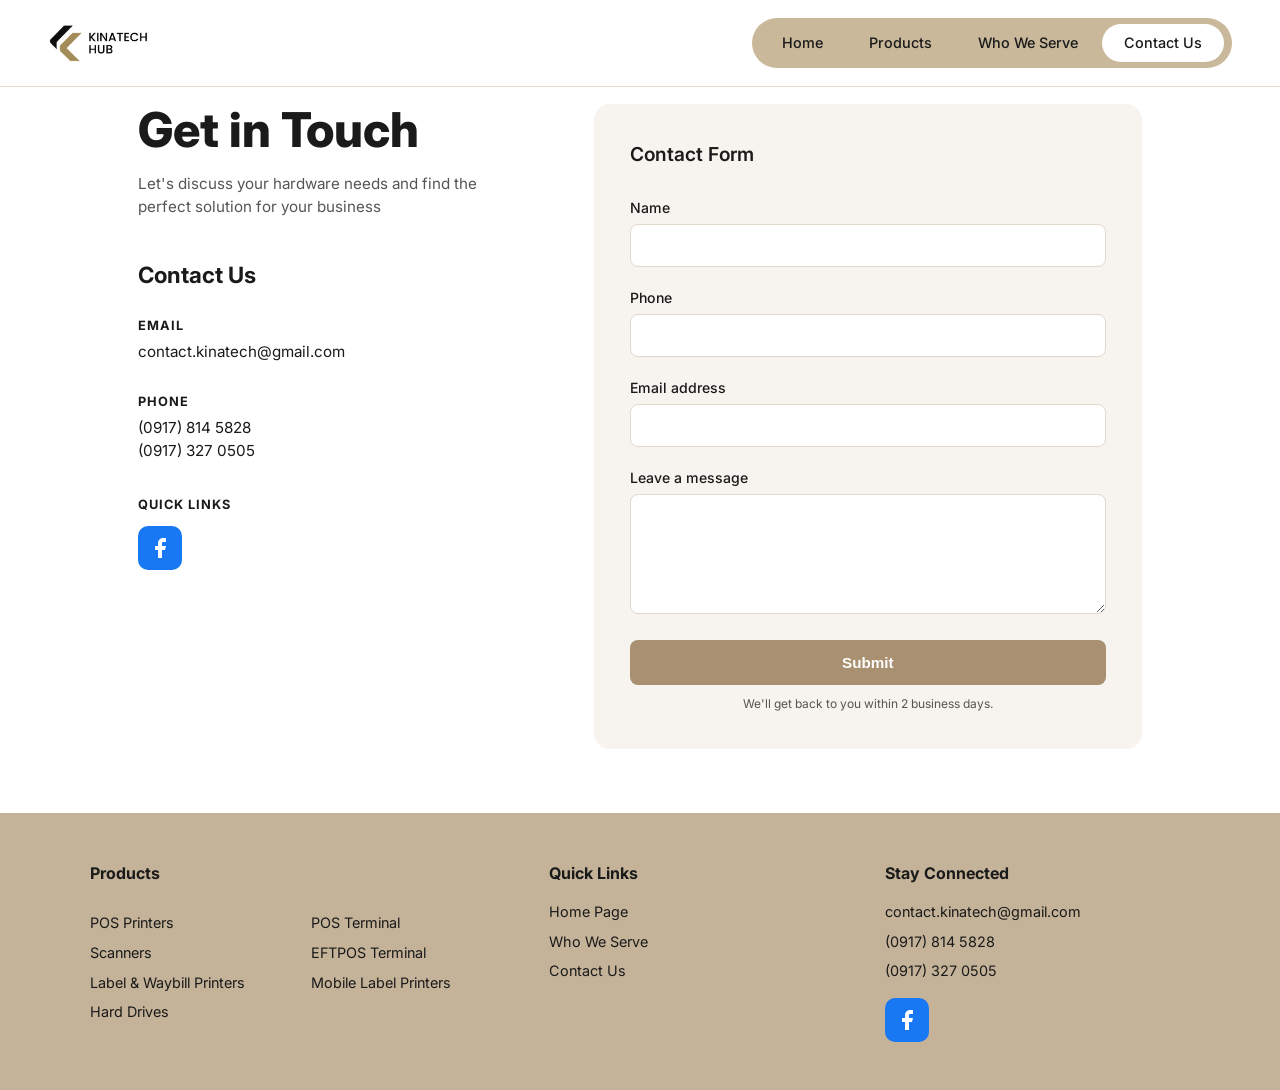
<file: ecommerce shop/contact.html>
<!DOCTYPE html>
<html lang="en">
<head>
  <meta charset="UTF-8" />
  <meta name="viewport" content="width=device-width, initial-scale=1.0" />
  <title>Contact Us — Kinatech Hub</title>
  <link rel="stylesheet" href="styles.css" />
  <script src="settings-loader.js"></script>
  <script src="content-loader.js"></script>
  <script src="shortlist.js"></script>
  <link rel="preconnect" href="https://fonts.googleapis.com" />
  <link href="https://fonts.googleapis.com/css2?family=Inter:wght@400;500;600;700;800&display=swap" rel="stylesheet" />
  <style>
    /* ── FULL HEIGHT BODY ───────────────────── */
    html, body { height: 100%; }
    body { display: flex; flex-direction: column; min-height: 100vh; }
    footer { margin-top: 0 !important; }

    /* ── CONTACT LAYOUT ─────────────────────── */
    .contact-section {
      flex: 1;
      max-width: 1100px;
      width: 100%;
      margin: 0 auto;
      padding: calc(80px + 24px) 48px 64px;
      display: grid;
      grid-template-columns: 1fr 1.4fr;
      gap: 64px;
      align-items: start;
    }

    /* ── LEFT COLUMN ─────────────────────────── */
    .contact-left h1 {
      font-size: 3rem;
      font-weight: 800;
      line-height: 1.1;
      margin-bottom: 16px;
    }

    .contact-left .tagline {
      color: var(--text-muted);
      font-size: 0.95rem;
      margin-bottom: 40px;
    }

    .contact-detail {
      margin-bottom: 28px;
    }

    .contact-detail h4 {
      font-size: 0.8rem;
      font-weight: 700;
      letter-spacing: 0.08em;
      text-transform: uppercase;
      margin-bottom: 6px;
    }

    .contact-detail p {
      font-size: 0.95rem;
    }

    .contact-detail a:hover { text-decoration: underline; }

    /* Quick Links as social icons */
    .quick-links {
      margin-top: 32px;
    }

    .quick-links h4 {
      font-size: 0.8rem;
      font-weight: 700;
      letter-spacing: 0.08em;
      text-transform: uppercase;
      margin-bottom: 12px;
    }

    /* ── CONTACT FORM ────────────────────────── */
    .contact-form-wrap {
      background: var(--bg-alt);
      border-radius: 16px;
      padding: 36px;
    }

    .contact-form-wrap h2 {
      font-size: 1.2rem;
      font-weight: 600;
      margin-bottom: 28px;
    }

    .form-group {
      margin-bottom: 20px;
    }

    .form-group label {
      display: block;
      font-size: 0.88rem;
      font-weight: 500;
      margin-bottom: 6px;
    }

    .form-group input,
    .form-group textarea {
      width: 100%;
      padding: 12px 16px;
      border: 1.5px solid #e0d8cc;
      border-radius: 8px;
      font-size: 0.9rem;
      font-family: inherit;
      background: var(--bg);
      color: var(--text);
      transition: border-color 0.2s;
      outline: none;
    }

    .form-group input:focus,
    .form-group textarea:focus {
      border-color: var(--tan-dark);
    }

    .form-group textarea {
      height: 120px;
      resize: vertical;
    }

    .form-submit {
      width: 100%;
      padding: 14px;
      font-size: 0.95rem;
      font-weight: 600;
      background: var(--tan-dark);
      color: white;
      border: none;
      border-radius: 8px;
      cursor: pointer;
      transition: opacity 0.2s;
    }

    .form-submit:hover { opacity: 0.88; }

    .form-note {
      text-align: center;
      font-size: 0.75rem;
      color: var(--text-muted);
      margin-top: 10px;
    }

    /* ── SUCCESS MESSAGE ─────────────────────── */
    .form-success {
      display: none;
      text-align: center;
      padding: 24px;
      color: #3a7a3a;
      font-weight: 600;
    }

    @media (max-width: 900px) {
      .contact-section {
        grid-template-columns: 1fr;
        gap: 40px;
        padding: calc(72px + 36px) 20px 48px;
      }
      .contact-left h1 { font-size: 2.2rem; }
    }
  </style>
</head>
<body>

  <!-- ── NAV ───────────────────────────────── -->
  <nav id="mainNav" class="nav-solid">
    <a href="index.html" class="logo">
      <svg class="logo-icon" viewBox="0 0 44 44" fill="none">
        <rect width="44" height="44" rx="6" fill="#1a1a1a"/>
        <path d="M10 10 L20 22 L10 34" stroke="white" stroke-width="3.5" stroke-linecap="round" stroke-linejoin="round" fill="none"/>
        <path d="M22 10 L32 22 L22 34" stroke="#c9b89a" stroke-width="3.5" stroke-linecap="round" stroke-linejoin="round" fill="none"/>
      </svg>
      <span>KINATECH<br>HUB</span>
    </a>
    <div class="nav-links">
      <a href="index.html">Home</a>
      <a href="products.html">Products</a>
      <a href="who-we-serve.html">Who We Serve</a>
      <a href="contact.html" class="active">Contact Us</a>
    </div>
    <button class="hamburger" id="hamburger" aria-label="Menu">
      <span></span><span></span><span></span>
    </button>
  </nav>
  <div class="mobile-nav" id="mobileNav">
    <div class="mobile-nav-inner">
      <a href="index.html">Home</a>
      <a href="products.html">Products</a>
      <a href="who-we-serve.html">Who We Serve</a>
      <a href="contact.html" class="active">Contact Us</a>
    </div>
  </div>

  <!-- ── CONTACT SECTION ───────────────────── -->
  <div class="contact-section">

    <!-- LEFT: Info -->
    <div class="contact-left">
      <h1 data-content="contact.heroHeadline">Get in Touch</h1>
      <p class="tagline" data-content="contact.heroTagline">Let's discuss your hardware needs and find the perfect solution for your business</p>

      <h2 style="font-size:1.4rem; font-weight:700; margin-bottom:24px;">Contact Us</h2>

      <div class="contact-detail">
        <h4>Email</h4>
        <p><a href="mailto:contact.kinatech@gmail.com">contact.kinatech@gmail.com</a></p>
      </div>

      <div class="contact-detail">
        <h4>Phone</h4>
        <p><a href="tel:+639178145828">(0917) 814 5828</a></p>
        <p><a href="tel:+639173270505">(0917) 327 0505</a></p>
      </div>

      <div class="quick-links">
        <h4>Quick Links</h4>
        <a href="https://www.facebook.com/kinatechhub" target="_blank" rel="noopener" class="footer-social" aria-label="Facebook" style="margin-top:0;">
          <svg viewBox="0 0 24 24" xmlns="http://www.w3.org/2000/svg" fill="white" width="20" height="20">
            <path d="M18 2h-3a5 5 0 0 0-5 5v3H7v4h3v8h4v-8h3l1-4h-4V7a1 1 0 0 1 1-1h3z"/>
          </svg>
        </a>
      </div>
    </div>

    <!-- RIGHT: Form -->
    <div class="contact-form-wrap">
      <h2 data-content="contact.formTitle">Contact Form</h2>
      <form id="contactForm" onsubmit="handleSubmit(event)">
        <div class="form-group">
          <label for="name">Name</label>
          <input type="text" id="name" name="name" placeholder="" required />
        </div>
        <div class="form-group">
          <label for="phone">Phone</label>
          <input type="tel" id="phone" name="phone" placeholder="" />
        </div>
        <div class="form-group">
          <label for="email">Email address</label>
          <input type="email" id="email" name="email" placeholder="" required />
        </div>
        <div class="form-group">
          <label for="message">Leave a message</label>
          <textarea id="message" name="message" placeholder=""></textarea>
        </div>
        <button type="submit" class="form-submit">Submit</button>
        <p class="form-note" data-content="contact.formNote">We'll get back to you within 1–2 business days.</p>
      </form>
      <div class="form-success" id="formSuccess">
        ✓ Thanks! We'll be in touch shortly.
      </div>
    </div>
  </div>

  <!-- ── FOOTER ─────────────────────────────── -->
  <footer>
    <div class="footer-grid">
      <div class="footer-col footer-products">
        <h4>Products</h4>
        <ul>
          <li><a href="products.html#pos-printers">POS Printers</a></li>
          <li><a href="products.html#scanners">Scanners</a></li>
          <li><a href="products.html#label-printers">Label &amp; Waybill Printers</a></li>
          <li><a href="products.html#hard-drives">Hard Drives</a></li>
        </ul>
        <ul>
          <li><a href="products.html#pos-terminal">POS Terminal</a></li>
          <li><a href="products.html#eftpos">EFTPOS Terminal</a></li>
          <li><a href="products.html#mobile-label">Mobile Label Printers</a></li>
        </ul>
      </div>
      <div class="footer-col">
        <h4>Quick Links</h4>
        <ul>
          <li><a href="index.html">Home Page</a></li>
          <li><a href="who-we-serve.html">Who We Serve</a></li>
          <li><a href="contact.html">Contact Us</a></li>
        </ul>
      </div>
      <div class="footer-col">
        <h4>Stay Connected</h4>
        <ul>
          <li>contact.kinatech@gmail.com</li>
          <li>(0917) 814 5828</li>
          <li>(0917) 327 0505</li>
        </ul>
        <a href="https://www.facebook.com/kinatechhub" target="_blank" rel="noopener" class="footer-social" aria-label="Facebook">
          <svg viewBox="0 0 24 24"><path d="M18 2h-3a5 5 0 0 0-5 5v3H7v4h3v8h4v-8h3l1-4h-4V7a1 1 0 0 1 1-1h3z"/></svg>
        </a>
      </div>
    </div>
  </footer>

  <script>
    // Pre-fill message — single-item "Request a Quote" takes priority over inquiry list
    document.addEventListener('DOMContentLoaded', () => {
      const ta = document.getElementById('message');
      if (!ta || ta.value) return;

      // 1) Single-product quote (from product page "Request a Quote" + quantity)
      let single = null;
      try { single = JSON.parse(localStorage.getItem('kt_quote_single')); } catch (e) {}
      try { localStorage.removeItem('kt_quote_single'); } catch (e) {}

      if (single && single.name) {
        const qty = parseInt(single.qty, 10) || 1;
        const cat = single.categoryLabel ? ' (' + single.categoryLabel + ')' : '';
        ta.value = 'Hi, I would like to request a quote for the following product:\n\n' +
          `• ${single.model ? single.model + ' ' : ''}${single.name}${cat} — Quantity: ${qty}` +
          '\n\nPlease provide pricing, availability, and any applicable discounts for bulk orders. Thank you!';
        const notice = document.createElement('div');
        notice.style.cssText = 'background:#f0f7ee;border:1px solid #a8d8a8;border-radius:8px;padding:10px 14px;font-size:0.8rem;color:#2a5a2a;margin-bottom:10px;display:flex;align-items:center;justify-content:space-between;';
        notice.innerHTML = `<span>✓ Your quote request (Qty: ${qty}) has been added to your message.</span>
          <button onclick="document.getElementById('message').value='';this.parentElement.remove()" style="background:none;border:none;cursor:pointer;color:#888;font-size:0.75rem;text-decoration:underline;font-family:inherit;">Clear</button>`;
        ta.parentElement.insertBefore(notice, ta);
        return;
      }

      // 2) Fall back to the full inquiry list
      const list = window.Shortlist?.getList?.() || [];
      if (list.length > 0) {
        ta.value = 'Hi, I would like to request a quote for the following products:\n\n' +
          list.map(x => `• ${x.model} ${x.name}${x.categoryLabel ? ' (' + x.categoryLabel + ')' : ''} — Quantity: ${parseInt(x.qty, 10) || 1}`).join('\n') +
          '\n\nPlease provide pricing, availability, and any applicable discounts for bulk orders. Thank you!';
        const notice = document.createElement('div');
        notice.style.cssText = 'background:#f0f7ee;border:1px solid #a8d8a8;border-radius:8px;padding:10px 14px;font-size:0.8rem;color:#2a5a2a;margin-bottom:10px;display:flex;align-items:center;justify-content:space-between;';
        notice.innerHTML = `<span>✓ Your inquiry list (${list.length} product${list.length !== 1 ? 's' : ''}) has been added to your message.</span>
          <button onclick="document.getElementById('message').value='';window.Shortlist?.clearList?.();this.parentElement.remove()" style="background:none;border:none;cursor:pointer;color:#888;font-size:0.75rem;text-decoration:underline;font-family:inherit;">Clear</button>`;
        ta.parentElement.insertBefore(notice, ta);
      }
    });

    // Load Apps Script URL from site settings
    let _scriptUrl = '';
    document.addEventListener('settingsLoaded', function(e) {
      _scriptUrl = e.detail?.contact?.scriptUrl || '';
    });

    async function handleSubmit(e) {
      e.preventDefault();
      const form = document.getElementById('contactForm');
      const btn  = form.querySelector('.form-submit');
      const name    = document.getElementById('name').value.trim();
      const email   = document.getElementById('email').value.trim();
      const phone   = document.getElementById('phone').value.trim();
      const message = document.getElementById('message').value.trim();

      if (_scriptUrl) {
        btn.disabled = true;
        btn.textContent = 'Sending…';
        try {
          // no-cors: opaque response is fine — we just need the POST to reach the script
          await fetch(_scriptUrl, {
            method: 'POST',
            mode: 'no-cors',
            headers: { 'Content-Type': 'application/x-www-form-urlencoded' },
            body: new URLSearchParams({ name, email, phone, message }).toString()
          });
        } catch(err) {
          // network error — still show success to avoid confusing the user; entry may have gone through
          console.warn('Form submit error:', err);
        }
      }

      // Show success regardless (if no scriptUrl, it's a local-only fallback)
      form.style.display = 'none';
      document.getElementById('formSuccess').style.display = 'block';
    }
    const hamburger = document.getElementById('hamburger');
    const mobileNav = document.getElementById('mobileNav');
    hamburger.addEventListener('click', () => {
      hamburger.classList.toggle('open');
      mobileNav.classList.toggle('open');
      document.body.style.overflow = mobileNav.classList.contains('open') ? 'hidden' : '';
    });
    mobileNav.addEventListener('click', (e) => {
      if (e.target === mobileNav) {
        hamburger.classList.remove('open');
        mobileNav.classList.remove('open');
        document.body.style.overflow = '';
      }
    });
    window.addEventListener('scroll', () => {
      document.getElementById('mainNav').classList.toggle('scrolled', window.scrollY > 10);
    });
  </script>
</body>
</html>
</file>
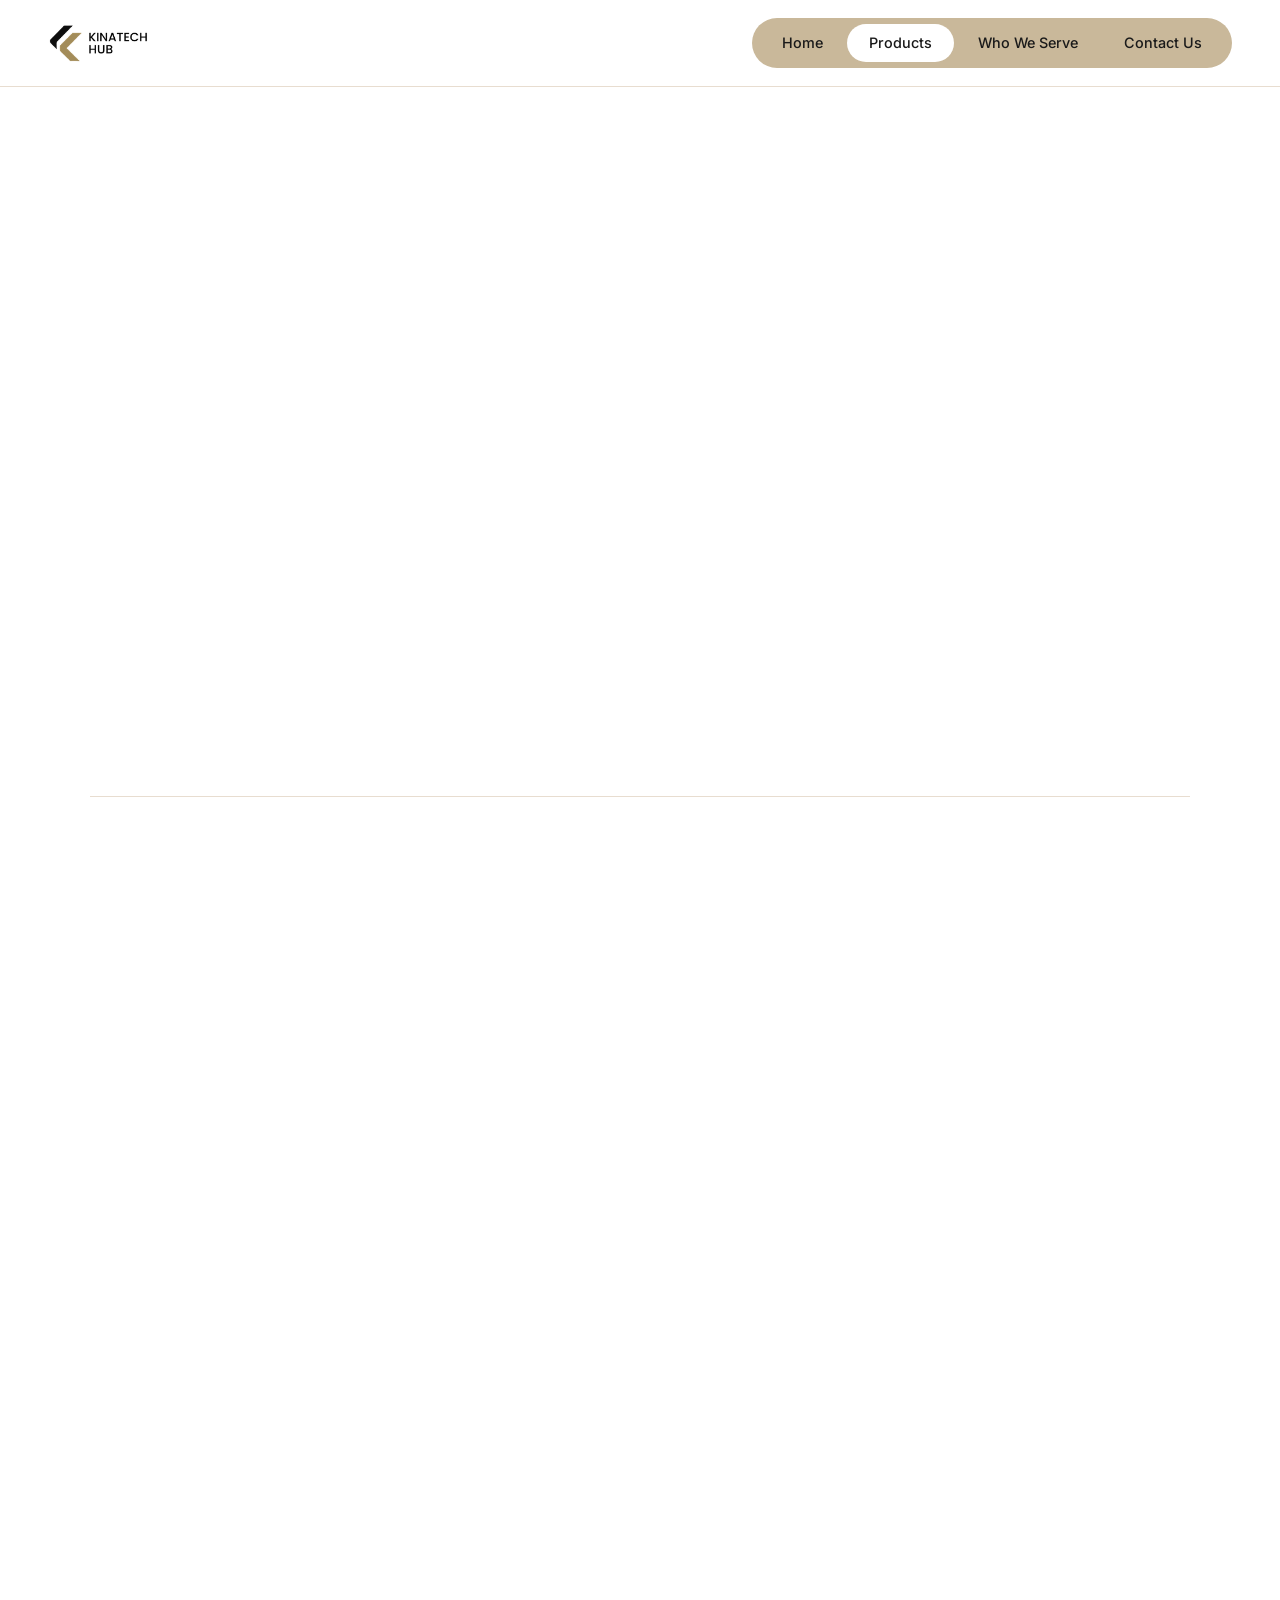
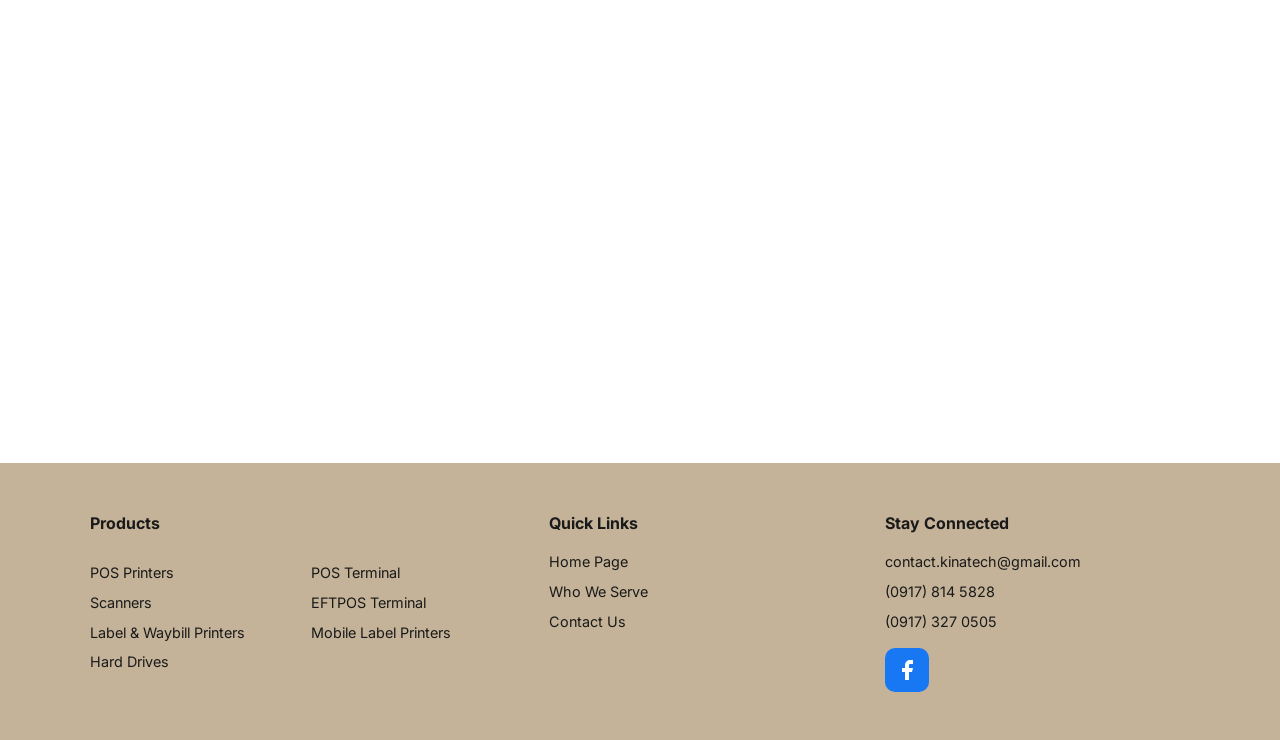
<file: ecommerce shop/products.html>
<!DOCTYPE html>
<html lang="en">
<head>
  <meta charset="UTF-8" />
  <meta name="viewport" content="width=device-width, initial-scale=1.0" />
  <title>Products — Kinatech Hub</title>
  <link rel="stylesheet" href="styles.css" />
  <script src="settings-loader.js"></script>
  <script src="content-loader.js"></script>
  <script src="shortlist.js"></script>
  <link rel="preconnect" href="https://fonts.googleapis.com" />
  <link href="https://fonts.googleapis.com/css2?family=Inter:wght@400;500;600;700;800&display=swap" rel="stylesheet" />
  <style>
    /* ── PAGE HEADER ───────────────────────── */
    .page-header {
      max-width: 1100px;
      margin: 0 auto;
      padding: calc(80px + 24px) 48px 0;
    }

    @media (max-width: 860px) {
      .page-header { padding: calc(72px + 16px) 20px 0; }
    }
    .page-header h1 {
      font-size: 2.2rem;
      font-weight: 800;
      margin-bottom: 6px;
    }
    .page-header .sub {
      color: var(--text-muted);
      font-size: 0.95rem;
      margin-bottom: 24px;
    }

    /* ── FILTER TABS ──────────────────────── */
    .filter-bar {
      display: flex;
      flex-wrap: wrap;
      gap: 8px;
      margin-bottom: 48px;
    }

    .filter-tab {
      padding: 8px 20px;
      border-radius: var(--radius-pill);
      border: 1.5px solid var(--tan);
      background: transparent;
      color: var(--text);
      font-family: inherit;
      font-size: 0.82rem;
      font-weight: 600;
      cursor: pointer;
      letter-spacing: 0.03em;
      transition: background 0.18s, color 0.18s, border-color 0.18s;
      user-select: none;
      -webkit-tap-highlight-color: transparent;
    }

    /* Only apply hover on devices with a real pointer, so the tan
       background doesn't "stick" after a tap on touchscreens. */
    @media (hover: hover) and (pointer: fine) {
      .filter-tab:hover {
        background: var(--tan-light);
      }
    }

    /* Active = filled tan */
    .filter-tab.active {
      background: var(--tan);
      border-color: var(--tan);
    }

    /* "All" active = dark fill to stand out */
    .filter-tab[data-filter="all"].active {
      background: var(--text);
      border-color: var(--text);
      color: #fff;
    }

    /* ── CATEGORY SECTION ─────────────────── */
    .cat-section {
      max-width: 1100px;
      margin: 0 auto;
      padding: 0 48px 56px;
    }

    .cat-section h2 {
      font-size: 1.4rem;
      font-weight: 700;
      margin-bottom: 4px;
    }

    .cat-section .cat-desc {
      color: var(--text-muted);
      font-size: 0.9rem;
      margin-bottom: 24px;
    }

    .section-sep {
      border: none;
      border-top: 1px solid var(--tan-light);
      max-width: 1100px;
      margin: 0 auto 48px;
      padding: 0 48px;
    }

    /* ── PRODUCT GRID — uniform 4-col ──────── */
    .product-grid {
      display: grid;
      grid-template-columns: repeat(4, 1fr);
      gap: 16px;
    }

    /* ── PRODUCT CARD ─────────────────────── */
    .product-card {
      background: var(--card-bg);
      border-radius: var(--radius);
      padding: 0 16px 18px;
      display: flex;
      flex-direction: column;
      gap: 5px;
      overflow: visible;
      min-width: 0;            /* prevent grid blowout — keep cards equal width */
      position: relative;
      margin-top: 28px;       /* space for image overflow */
      transition: transform 0.22s, box-shadow 0.22s;
      text-decoration: none;
      color: var(--text);
    }

    .product-card:hover {
      transform: translateY(-5px);
      box-shadow: 0 14px 32px rgba(0,0,0,0.11);
    }

    /* Image floats above card */
    .product-img-wrap {
      display: flex;
      align-items: flex-end;
      justify-content: center;
      height: 150px;
      margin-top: -28px;
      margin-bottom: 10px;
    }

    /* Real transparent-bg PNG: add class="product-3d-img" */
    .product-3d-img {
      max-height: 150px;
      max-width: 90%;
      object-fit: contain;
      filter: drop-shadow(0 10px 18px rgba(0,0,0,0.22));
      transition: filter 0.3s, transform 0.3s;
    }

    .product-card:hover .product-3d-img {
      filter: drop-shadow(0 14px 24px rgba(0,0,0,0.3));
      transform: translateY(-4px);
    }

    .product-img-placeholder {
      width: 100%;
      height: 100%;
      display: flex;
      flex-direction: column;
      align-items: center;
      justify-content: center;
      color: rgba(100,90,80,0.45);
      font-size: 0.66rem;
      text-align: center;
      gap: 4px;
      background: rgba(0,0,0,0.04);
      border-radius: 8px;
      padding: 8px;
    }

    .product-card .model {
      font-size: 0.67rem;
      color: var(--text-muted);
      text-transform: uppercase;
      letter-spacing: 0.06em;
      font-weight: 700;
    }

    .product-card h3 {
      font-size: 0.9rem;
      font-weight: 700;
      line-height: 1.35;
    }

    .product-card .card-desc {
      font-size: 0.78rem;
      color: var(--text-muted);
      flex: 1;
    }

    .learn-more {
      font-size: 0.8rem;
      font-weight: 600;
      color: var(--text-muted);
      text-decoration: underline;
      margin-top: 6px;
    }

    .product-card:hover .learn-more {
      color: var(--text);
    }

    .card-foot {
      display: flex;
      align-items: center;
      justify-content: space-between;
      margin-top: 8px;
      gap: 8px;
    }

    .sl-card-btn {
      font-size: 0.7rem;
      font-weight: 600;
      padding: 5px 10px;
      border-radius: 6px;
      border: 1.5px solid #ddd;
      background: transparent;
      cursor: pointer;
      color: var(--text-muted);
      font-family: inherit;
      white-space: nowrap;
      transition: all 0.18s;
      flex-shrink: 0;
    }
    .sl-card-btn:hover { border-color: var(--tan-dark); color: var(--text); }

    /* ── LOADING / ERROR STATES ───────────── */
    .loading-state {
      max-width: 1100px;
      margin: 0 auto;
      padding: 80px 48px;
      text-align: center;
      color: var(--text-muted);
    }

    .error-state {
      max-width: 1100px;
      margin: 0 auto;
      padding: 48px;
      background: #fff3f3;
      border: 1.5px solid #f5c0c0;
      border-radius: var(--radius);
      color: #a33;
      font-size: 0.9rem;
    }

    @media (max-width: 900px) {
      .product-grid { grid-template-columns: repeat(3, 1fr); }
      .cat-section { padding: 0 20px 40px; }
      .page-header { padding: calc(72px + 16px) 20px 0; }
      .section-sep { margin: 0 20px 40px; padding: 0; }
    }

    /* Sticky footer — eliminate white gap below footer when content is short */
    body { min-height: 100vh; display: flex; flex-direction: column; }
    #productsMain { flex: 1 0 auto; }
    footer { flex-shrink: 0; }
    nav, #mobileNav { flex: none; }

    @media (max-width: 600px) {
      .product-grid { grid-template-columns: repeat(2, 1fr); }
    }

    /* ── Scroll reveal (reversible blur / unblur) ── */
    html { scroll-behavior: smooth; }
    @media (prefers-reduced-motion: no-preference) {
      .reveal {
        opacity: 0;
        filter: blur(9px);
        transform: translateY(26px);
        transition: opacity 0.6s ease, filter 0.6s ease, transform 0.6s ease;
        will-change: opacity, filter, transform;
      }
      .reveal.in-view {
        opacity: 1;
        filter: blur(0);
        transform: none;
      }
    }
  </style>
</head>
<body>

  <!-- ── NAV ─────────────────────────────── -->
  <nav id="mainNav" class="nav-solid">
    <a href="index.html" class="logo">
      <svg class="logo-icon" viewBox="0 0 44 44" fill="none">
        <rect width="44" height="44" rx="6" fill="#1a1a1a"/>
        <path d="M10 10 L20 22 L10 34" stroke="white" stroke-width="3.5" stroke-linecap="round" stroke-linejoin="round" fill="none"/>
        <path d="M22 10 L32 22 L22 34" stroke="#c9b89a" stroke-width="3.5" stroke-linecap="round" stroke-linejoin="round" fill="none"/>
      </svg>
      <span>KINATECH<br>HUB</span>
    </a>
    <div class="nav-links">
      <a href="index.html">Home</a>
      <a href="products.html" class="active">Products</a>
      <a href="who-we-serve.html">Who We Serve</a>
      <a href="contact.html">Contact Us</a>
    </div>
    <button class="hamburger" id="hamburger" aria-label="Menu">
      <span></span><span></span><span></span>
    </button>
  </nav>
  <div class="mobile-nav" id="mobileNav">
    <div class="mobile-nav-inner">
      <a href="index.html">Home</a>
      <a href="products.html" class="active">Products</a>
      <a href="who-we-serve.html">Who We Serve</a>
      <a href="contact.html">Contact Us</a>
    </div>
  </div>

  <!-- ── PAGE HEADER ─────────────────────── -->
  <div class="page-header" id="pageHeader">
    <h1 data-content="products.pageTitle">Products</h1>
    <p class="sub" data-content="products.pageSubtitle">Discover the hardware solutions that power successful retail and e-commerce operations</p>
    <!-- Filter tabs injected here by JS -->
    <div class="filter-bar" id="filterBar" role="group" aria-label="Filter by category"></div>
  </div>

  <!-- ── PRODUCTS MAIN ───────────────────── -->
  <div id="productsMain">
    <div class="loading-state" id="loadingState">
      <p>Loading products…</p>
    </div>
  </div>

  <!-- ── FOOTER ───────────────────────────── -->
  <footer>
    <div class="footer-grid">
      <div class="footer-col footer-products">
        <h4>Products</h4>
        <ul>
          <li><a href="#pos-printers">POS Printers</a></li>
          <li><a href="#scanners">Scanners</a></li>
          <li><a href="#label-printers">Label &amp; Waybill Printers</a></li>
          <li><a href="#hard-drives">Hard Drives</a></li>
        </ul>
        <ul>
          <li><a href="#pos-terminal">POS Terminal</a></li>
          <li><a href="#eftpos">EFTPOS Terminal</a></li>
          <li><a href="#mobile-label">Mobile Label Printers</a></li>
        </ul>
      </div>
      <div class="footer-col">
        <h4>Quick Links</h4>
        <ul>
          <li><a href="index.html">Home Page</a></li>
          <li><a href="who-we-serve.html">Who We Serve</a></li>
          <li><a href="contact.html">Contact Us</a></li>
        </ul>
      </div>
      <div class="footer-col">
        <h4>Stay Connected</h4>
        <ul>
          <li>contact.kinatech@gmail.com</li>
          <li>(0917) 814 5828</li>
          <li>(0917) 327 0505</li>
        </ul>
        <a href="https://www.facebook.com/kinatechhub" target="_blank" rel="noopener" class="footer-social" aria-label="Facebook">
          <svg viewBox="0 0 24 24"><path d="M18 2h-3a5 5 0 0 0-5 5v3H7v4h3v8h4v-8h3l1-4h-4V7a1 1 0 0 1 1-1h3z"/></svg>
        </a>
      </div>
    </div>
  </footer>

  <script>
    /* ── Hamburger ─────────────────────────── */
    const hamburger = document.getElementById('hamburger');
    const mobileNav = document.getElementById('mobileNav');
    hamburger.addEventListener('click', () => {
      hamburger.classList.toggle('open');
      mobileNav.classList.toggle('open');
      document.body.style.overflow = mobileNav.classList.contains('open') ? 'hidden' : '';
    });
    mobileNav.addEventListener('click', e => {
      if (e.target === mobileNav) {
        hamburger.classList.remove('open');
        mobileNav.classList.remove('open');
        document.body.style.overflow = '';
      }
    });

    /* ── Filter state ──────────────────────── */
    let activeFilters = new Set(['all']);

    /* ── Render helpers ────────────────────── */
    function imgPlaceholder(model, name) {
      return `
        <div class="product-img-placeholder">
          <svg viewBox="0 0 24 24" fill="none" stroke="currentColor" stroke-width="1.5" width="22" height="22">
            <rect x="3" y="3" width="18" height="18" rx="2"/>
            <circle cx="8.5" cy="8.5" r="1.5"/>
            <path d="M21 15l-5-5L5 21"/>
          </svg>
          ${model} ${name}<br>transparent bg PNG
        </div>`;
    }

    function renderCard(p, catLabel) {
      const imgHtml = p.image
        ? `<img src="${p.image}" class="product-3d-img" alt="${p.model} ${p.name}">`
        : imgPlaceholder(p.model, p.name);

      return `
        <div class="product-card" data-product-id="${p.id}" onclick="location.href='product-detail.html?id=${p.id}'" style="cursor:pointer;">
          <div class="product-img-wrap">${imgHtml}</div>
          <span class="model">${p.model}</span>
          <h3 data-product-field="name">${p.name}</h3>
          <p class="card-desc" data-product-field="description">${p.description}</p>
          <div class="card-foot">
            <span class="learn-more">Learn More &rsaquo;</span>
            <button class="sl-card-btn"
              data-sl-id="${p.id}"
              data-sl-label="+ Inquiry"
              data-sl-model="${p.model}"
              data-sl-name="${p.name}"
              data-sl-cat="${catLabel}"
              onclick="event.stopPropagation();slToggle(this)">
              + Inquiry
            </button>
          </div>
        </div>`;
    }

    function renderSection(cat, products, isFirst) {
      const divider = isFirst ? '' : '<hr class="section-sep" />';
      return `
        ${divider}
        <section class="cat-section" id="${cat.id}" data-cat="${cat.id}">
          <h2>${cat.label}</h2>
          <p class="cat-desc">${cat.description}</p>
          <div class="product-grid">
            ${products.map(p => renderCard(p, cat.label)).join('')}
          </div>
        </section>`;
    }

    /* ── Filter logic ──────────────────────── */
    function applyFilters() {
      const showAll = activeFilters.has('all');
      document.querySelectorAll('[data-cat]').forEach(section => {
        section.hidden = !showAll && !activeFilters.has(section.dataset.cat);
      });
      // Hide dividers before hidden sections
      document.querySelectorAll('.section-sep').forEach(hr => {
        const next = hr.nextElementSibling;
        hr.hidden = next && next.hidden;
      });
      // Update tab states
      document.querySelectorAll('.filter-tab').forEach(tab => {
        const f = tab.dataset.filter;
        tab.classList.toggle('active', activeFilters.has(f));
      });
    }

    function buildFilterBar(categories) {
      const bar = document.getElementById('filterBar');

      // ALL tab
      const allBtn = document.createElement('button');
      allBtn.className = 'filter-tab active';
      allBtn.dataset.filter = 'all';
      allBtn.textContent = 'ALL';
      allBtn.addEventListener('click', () => {
        activeFilters = new Set(['all']);
        applyFilters();
      });
      bar.appendChild(allBtn);

      // Category tabs
      categories.forEach(cat => {
        const btn = document.createElement('button');
        btn.className = 'filter-tab';
        btn.dataset.filter = cat.id;
        btn.textContent = cat.label.toUpperCase();
        btn.addEventListener('click', () => {
          if (activeFilters.has('all')) activeFilters.delete('all');

          if (activeFilters.has(cat.id)) {
            activeFilters.delete(cat.id);
            // If nothing left, revert to All
            if (activeFilters.size === 0) activeFilters.add('all');
          } else {
            activeFilters.add(cat.id);
          }
          applyFilters();
        });
        bar.appendChild(btn);
      });
    }

    /* ── Main: fetch + render ──────────────── */
    async function init() {
      const main = document.getElementById('productsMain');

      let data;
      try {
        const res = await fetch('products.json?v=' + Date.now());
        if (!res.ok) throw new Error(res.statusText);
        data = await res.json();
      } catch (err) {
        main.innerHTML = `
          <div class="error-state">
            <strong>Could not load products.json</strong><br>
            If opening this file directly (file://), use a local server instead:<br>
            <code>npx serve .</code> or VS Code Live Server extension.
          </div>`;
        document.getElementById('loadingState')?.remove();
        return;
      }

      const { categories, products } = data;

      // Build filter bar
      buildFilterBar(categories);

      // Render product sections
      let html = '';
      categories.forEach((cat, i) => {
        const catProducts = products.filter(p => p.category === cat.id);
        if (catProducts.length === 0) return;
        html += renderSection(cat, catProducts, i === 0);
      });

      main.innerHTML = html || '<p style="padding:48px;color:var(--text-muted)">No products found.</p>';
      // Apply any saved drafts (product name/desc edits)
      window.__ktApplyDrafts?.();
      // Update inquiry button states (in case items already in list)
      window.Shortlist?.refreshWidget?.();
      // Reversible scroll-reveal on the rendered sections
      setupReveal();
    }

    /* ── Reversible scroll-reveal ──────────── */
    function setupReveal() {
      const reduceMotion = window.matchMedia && window.matchMedia('(prefers-reduced-motion: reduce)').matches;
      if (reduceMotion || !('IntersectionObserver' in window)) return;
      const els = document.querySelectorAll('#pageHeader, .cat-section');
      els.forEach(el => el.classList.add('reveal'));
      const io = new IntersectionObserver(entries => {
        entries.forEach(entry => entry.target.classList.toggle('in-view', entry.isIntersecting));
      }, { threshold: 0.1, rootMargin: '0px 0px -8% 0px' });
      els.forEach(el => io.observe(el));
    }

    init();
  </script>
</body>
</html>
</file>
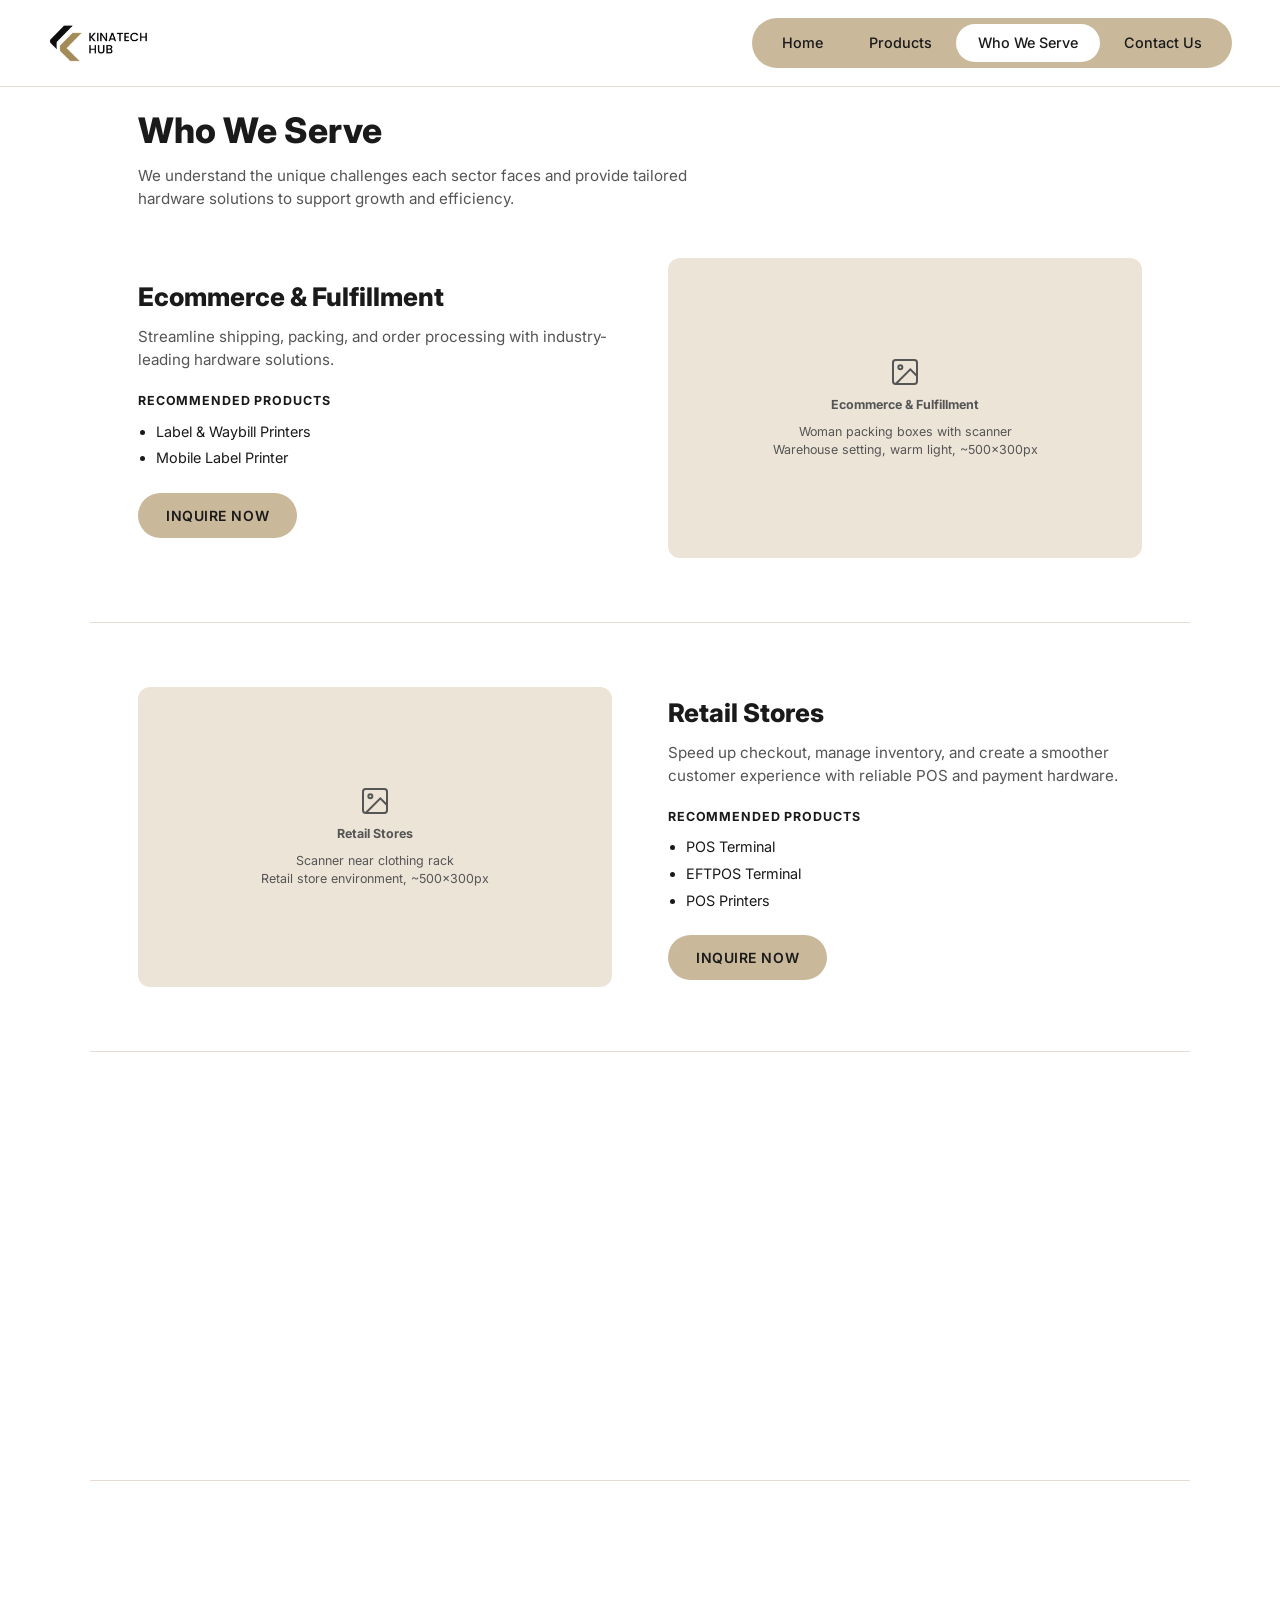
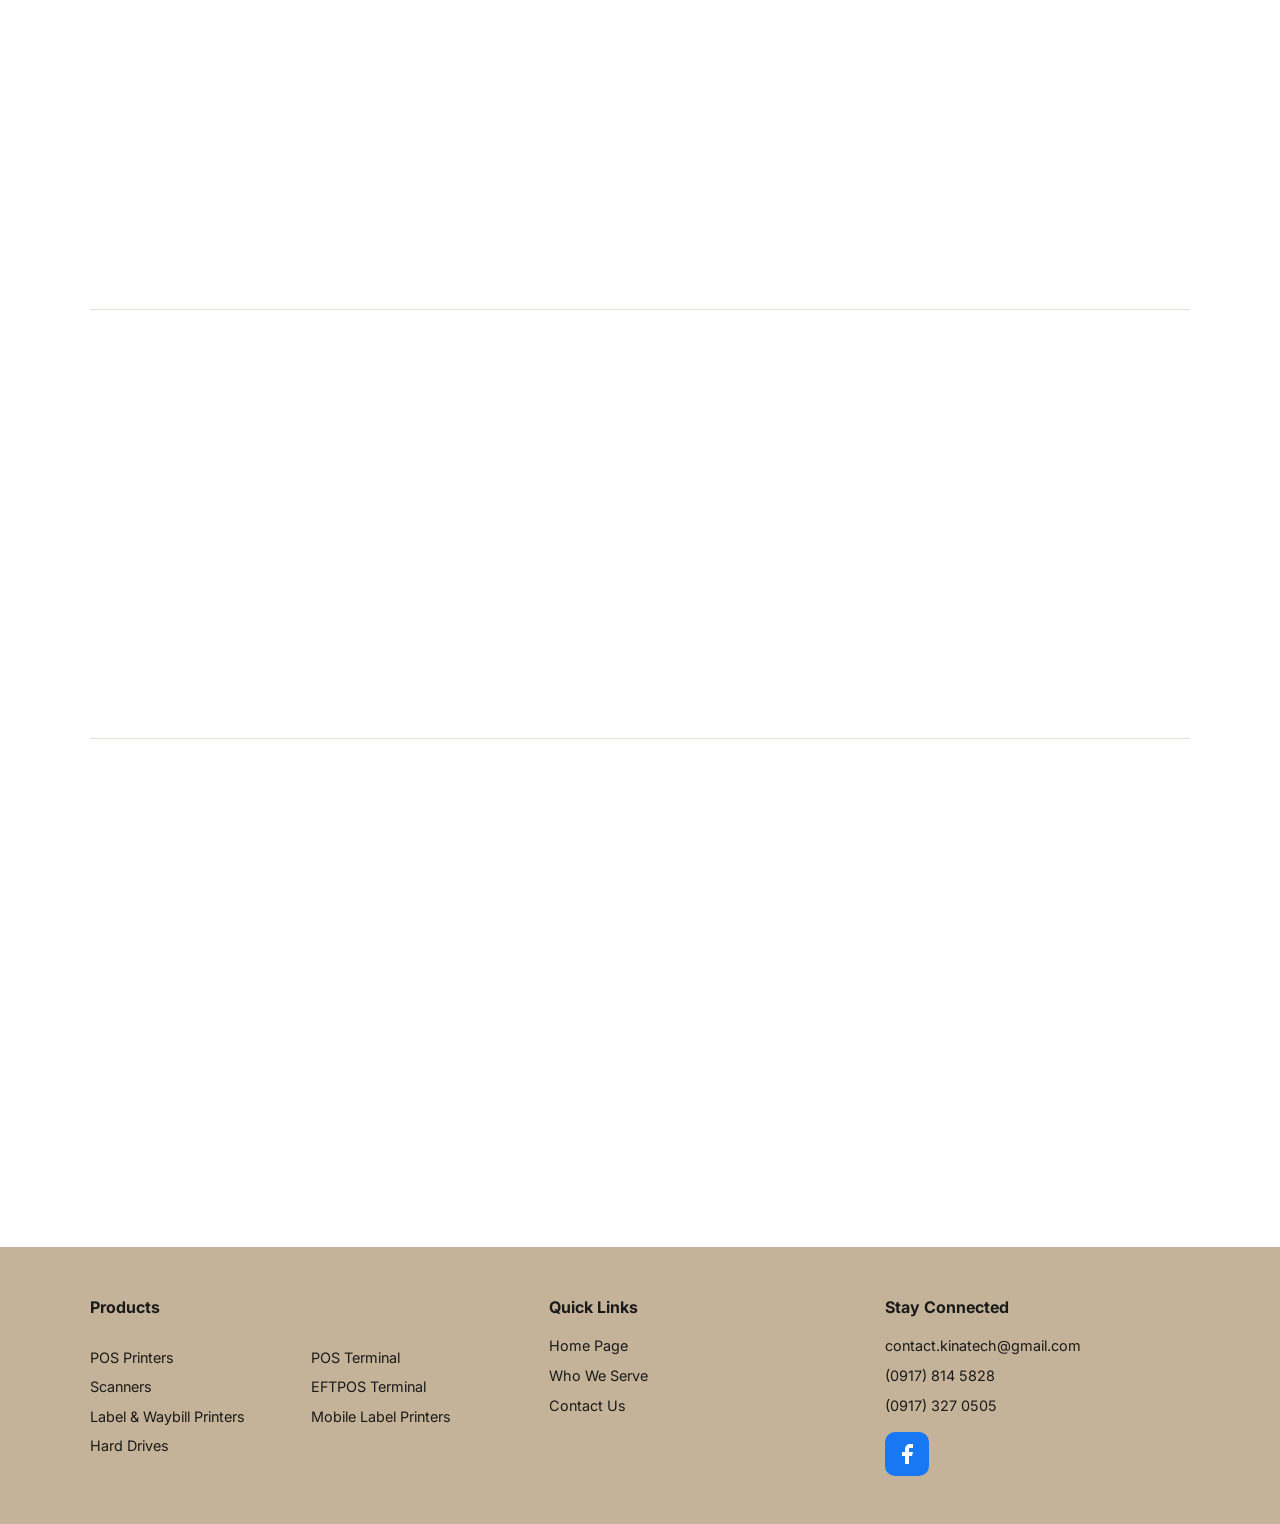
<file: ecommerce shop/who-we-serve.html>
<!DOCTYPE html>
<html lang="en">
<head>
  <meta charset="UTF-8" />
  <meta name="viewport" content="width=device-width, initial-scale=1.0" />
  <title>Who We Serve — Kinatech Hub</title>
  <link rel="stylesheet" href="styles.css" />
  <script src="settings-loader.js"></script>
  <script src="content-loader.js"></script>
  <script src="shortlist.js"></script>
  <link rel="preconnect" href="https://fonts.googleapis.com" />
  <link href="https://fonts.googleapis.com/css2?family=Inter:wght@400;500;600;700;800&display=swap" rel="stylesheet" />
  <style>
    /* ── PAGE HEADER ───────────────────────── */
    .page-header {
      max-width: 1100px;
      margin: 0 auto;
      padding: calc(80px + 24px) 48px 48px;
    }
    @media (max-width: 860px) {
      .page-header { padding: calc(72px + 16px) 20px 48px; }
    }
    .page-header h1 {
      font-size: 2.2rem;
      font-weight: 800;
      margin-bottom: 8px;
    }
    .page-header p {
      color: var(--text-muted);
      font-size: 0.95rem;
      max-width: 560px;
    }

    /* ── INDUSTRY ROW ──────────────────────── */
    /* Each row: 2-column grid. Default = text left, image right.
       .flip = image left, text right (via CSS order) */
    .industry-row {
      max-width: 1100px;
      margin: 0 auto;
      padding: 0 48px 64px;
      display: grid;
      grid-template-columns: 1fr 1fr;
      gap: 56px;
      align-items: center;
      scroll-margin-top: 96px;   /* land below the fixed nav when jumped to via #anchor */
    }

    /* Flipped row: move image to the left by reordering */
    .industry-row.flip .industry-img  { order: -1; }
    .industry-row.flip .industry-text { order: 1; }

    /* IMAGE NEEDED — lifestyle shots per industry (~500×300px each) */
    .industry-img {
      border-radius: var(--radius);
      overflow: hidden;
      height: 300px;
    }

    .industry-img-placeholder {
      width: 100%;
      height: 100%;
      background: var(--card-bg);
      display: flex;
      flex-direction: column;
      align-items: center;
      justify-content: center;
      color: var(--text-muted);
      font-size: 0.78rem;
      text-align: center;
      gap: 8px;
      padding: 16px;
    }

    /* Real image style + hover zoom */
    .industry-img img {
      width: 100%;
      height: 100%;
      object-fit: cover;
      transition: transform 0.45s ease;
    }

    /* Placeholder hover */
    .industry-img-placeholder {
      transition: background 0.3s;
    }

    /* Row hover effects */
    .industry-row {
      transition: transform 0.25s ease;
    }

    .industry-row:hover {
      transform: translateY(-3px);
    }

    .industry-row:hover .industry-img img {
      transform: scale(1.06);
    }

    .industry-row:hover .industry-img-placeholder {
      background: #ddd5c8;
    }

    /* Inquire Now button only animates when hovered directly (not on row hover) */
    .industry-row .btn-tan {
      transition: background 0.18s ease, color 0.18s ease, transform 0.18s ease;
    }
    .industry-row .btn-tan:hover {
      background: var(--tan-dark);
      color: #fff;
      transform: translateY(-2px);
    }

    /* Heading underline on hover */
    .industry-row:hover .industry-text h2 {
      text-decoration: underline;
      text-underline-offset: 4px;
      text-decoration-thickness: 2px;
    }

    .industry-text h2 {
      font-size: 1.6rem;
      font-weight: 800;
      margin-bottom: 10px;
    }
    .industry-text > p {
      color: var(--text-muted);
      font-size: 0.95rem;
      margin-bottom: 20px;
    }
    .industry-text h4 {
      font-size: 0.78rem;
      font-weight: 700;
      text-transform: uppercase;
      letter-spacing: 0.07em;
      margin-bottom: 10px;
    }
    .industry-text ul {
      list-style: disc;
      padding-left: 18px;
      margin-bottom: 24px;
    }
    .industry-text ul li {
      font-size: 0.9rem;
      margin-bottom: 5px;
    }

    /* ── DIVIDER ───────────────────────────── */
    .row-divider {
      border: none;
      border-top: 1px solid var(--tan-light);
      max-width: 1100px;
      margin: 0 auto 64px;
      padding: 0 48px;
    }

    @media (max-width: 860px) {
      .industry-row,
      .industry-row.flip {
        grid-template-columns: 1fr;
        gap: 24px;
        padding: 0 20px 48px;
      }
      /* On mobile, always put image first */
      .industry-row .industry-img  { order: -1 !important; }
      .industry-row .industry-text { order: 1  !important; }
      .industry-img { height: 220px; }
      .page-header  { padding: calc(72px + 16px) 20px 32px; }
      .row-divider  { margin: 0 20px 48px; padding: 0; }
    }

    /* ── Scroll reveal (reversible blur / unblur) ── */
    html { scroll-behavior: smooth; }
    @media (prefers-reduced-motion: no-preference) {
      .reveal {
        opacity: 0;
        filter: blur(9px);
        transform: translateY(26px);
        transition: opacity 0.6s ease, filter 0.6s ease, transform 0.6s ease;
        will-change: opacity, filter, transform;
      }
      .reveal.in-view {
        opacity: 1;
        filter: blur(0);
        transform: none;
      }
    }
  </style>
</head>
<body>

  <!-- ── NAV ─────────────────────────────── -->
  <nav id="mainNav" class="nav-solid">
    <a href="index.html" class="logo">
      <svg class="logo-icon" viewBox="0 0 44 44" fill="none">
        <rect width="44" height="44" rx="6" fill="#1a1a1a"/>
        <path d="M10 10 L20 22 L10 34" stroke="white" stroke-width="3.5" stroke-linecap="round" stroke-linejoin="round" fill="none"/>
        <path d="M22 10 L32 22 L22 34" stroke="#c9b89a" stroke-width="3.5" stroke-linecap="round" stroke-linejoin="round" fill="none"/>
      </svg>
      <span>KINATECH<br>HUB</span>
    </a>
    <div class="nav-links">
      <a href="index.html">Home</a>
      <a href="products.html">Products</a>
      <a href="who-we-serve.html" class="active">Who We Serve</a>
      <a href="contact.html">Contact Us</a>
    </div>
    <button class="hamburger" id="hamburger" aria-label="Menu">
      <span></span><span></span><span></span>
    </button>
  </nav>
  <div class="mobile-nav" id="mobileNav">
    <div class="mobile-nav-inner">
      <a href="index.html">Home</a>
      <a href="products.html">Products</a>
      <a href="who-we-serve.html" class="active">Who We Serve</a>
      <a href="contact.html">Contact Us</a>
    </div>
  </div>

  <!-- ── PAGE HEADER ─────────────────────── -->
  <div class="page-header">
    <h1 data-content="wws.pageTitle">Who We Serve</h1>
    <p data-content="wws.pageSubtitle">We understand the unique challenges each sector faces and provide tailored hardware solutions to support growth and efficiency.</p>
  </div>

  <!-- ROW 1 — E-Commerce (text left, image right) ── -->
  <div class="industry-row" id="ecommerce">
    <div class="industry-text">
      <h2 data-wws-id="ecommerce" data-wws-field="heading">Ecommerce &amp; Fulfillment</h2>
      <p data-wws-id="ecommerce" data-wws-field="desc">Streamline shipping, packing, and order processing with industry-leading hardware solutions.</p>
      <h4>Recommended Products</h4>
      <ul data-wws-id="ecommerce" data-wws-field="recommended">
        <li>Label &amp; Waybill Printers</li>
        <li>Mobile Label Printer</li>
      </ul>
      <a href="contact.html" class="btn btn-tan">INQUIRE NOW</a>
    </div>
    <div class="industry-img" data-img-key="ind-ecommerce" data-img-label="Ecommerce Image">
      <!-- IMAGE: Woman smiling, packing/scanning boxes in warehouse, warm lighting, ~500×300px
           REPLACE placeholder with: <img src="images/ecommerce.jpg" alt="E-Commerce & Fulfillment"> -->
      <div class="industry-img-placeholder">
        <svg viewBox="0 0 24 24" fill="none" stroke="currentColor" stroke-width="1.5" width="32" height="32"><rect x="3" y="3" width="18" height="18" rx="2"/><circle cx="8.5" cy="8.5" r="1.5"/><path d="M21 15l-5-5L5 21"/></svg>
        <strong>Ecommerce & Fulfillment</strong>
        Woman packing boxes with scanner<br>Warehouse setting, warm light, ~500×300px
      </div>
    </div>
  </div>

  <hr class="row-divider" />

  <!-- ROW 2 — Retail (image left, text right) ── -->
  <div class="industry-row flip" id="retail">
    <div class="industry-text">
      <h2 data-wws-id="retail" data-wws-field="heading">Retail Stores</h2>
      <p data-wws-id="retail" data-wws-field="desc">Speed up checkout, manage inventory, and create a smoother customer experience with reliable POS and payment hardware.</p>
      <h4>Recommended Products</h4>
      <ul data-wws-id="retail" data-wws-field="recommended">
        <li>POS Terminal</li>
        <li>EFTPOS Terminal</li>
        <li>POS Printers</li>
      </ul>
      <a href="contact.html" class="btn btn-tan">INQUIRE NOW</a>
    </div>
    <div class="industry-img" data-img-key="ind-retail" data-img-label="Retail Image">
      <!-- IMAGE: Person holding barcode scanner near clothing rack, retail store setting, ~500×300px
           REPLACE with: <img src="images/retail.jpg" alt="Retail Stores"> -->
      <div class="industry-img-placeholder">
        <svg viewBox="0 0 24 24" fill="none" stroke="currentColor" stroke-width="1.5" width="32" height="32"><rect x="3" y="3" width="18" height="18" rx="2"/><circle cx="8.5" cy="8.5" r="1.5"/><path d="M21 15l-5-5L5 21"/></svg>
        <strong>Retail Stores</strong>
        Scanner near clothing rack<br>Retail store environment, ~500×300px
      </div>
    </div>
  </div>

  <hr class="row-divider" />

  <!-- ROW 3 — Food & Beverage (text left, image right) ── -->
  <div class="industry-row" id="fnb">
    <div class="industry-text">
      <h2 data-wws-id="fnb" data-wws-field="heading">Food &amp; Beverage</h2>
      <p data-wws-id="fnb" data-wws-field="desc">POS and payment solutions for seamless food service operations.</p>
      <h4>Recommended Products</h4>
      <ul data-wws-id="fnb" data-wws-field="recommended">
        <li>POS Terminal</li>
        <li>EFTPOS Terminal</li>
        <li>POS Printers</li>
        <li>Label &amp; Waybill Printers (for take-out beverages)</li>
      </ul>
      <a href="contact.html" class="btn btn-tan">INQUIRE NOW</a>
    </div>
    <div class="industry-img" data-img-key="ind-fnb" data-img-label="F&amp;B Image">
      <!-- IMAGE: Label printer beside bubble tea cups on counter, café/milk tea setting, ~500×300px
           REPLACE with: <img src="images/fnb.jpg" alt="Food & Beverage"> -->
      <div class="industry-img-placeholder">
        <svg viewBox="0 0 24 24" fill="none" stroke="currentColor" stroke-width="1.5" width="32" height="32"><rect x="3" y="3" width="18" height="18" rx="2"/><circle cx="8.5" cy="8.5" r="1.5"/><path d="M21 15l-5-5L5 21"/></svg>
        <strong>Food & Beverage</strong>
        Label printer next to bubble tea<br>Café/F&B counter, ~500×300px
      </div>
    </div>
  </div>

  <hr class="row-divider" />

  <!-- ROW 4 — Warehousing (image left, text right) ── -->
  <div class="industry-row flip" id="warehouse">
    <div class="industry-text">
      <h2 data-wws-id="warehouse" data-wws-field="heading">Warehousing &amp; Logistics</h2>
      <p data-wws-id="warehouse" data-wws-field="desc">Industrial-grade tracking and labeling solutions for efficient operations at scale.</p>
      <h4>Recommended Products</h4>
      <ul data-wws-id="warehouse" data-wws-field="recommended">
        <li>Scanners</li>
        <li>Label &amp; Waybill Printers</li>
        <li>Mobile Label Printer</li>
      </ul>
      <a href="contact.html" class="btn btn-tan">INQUIRE NOW</a>
    </div>
    <div class="industry-img" data-img-key="ind-warehouse" data-img-label="Warehouse Image">
      <!-- IMAGE: Barcode scanner + laptop on shelf in large warehouse, cardboard boxes background, ~500×300px
           REPLACE with: <img src="images/warehouse.jpg" alt="Warehousing & Logistics"> -->
      <div class="industry-img-placeholder">
        <svg viewBox="0 0 24 24" fill="none" stroke="currentColor" stroke-width="1.5" width="32" height="32"><rect x="3" y="3" width="18" height="18" rx="2"/><circle cx="8.5" cy="8.5" r="1.5"/><path d="M21 15l-5-5L5 21"/></svg>
        <strong>Warehousing & Logistics</strong>
        Scanner + laptop on warehouse shelf<br>Large warehouse with boxes, ~500×300px
      </div>
    </div>
  </div>

  <hr class="row-divider" />

  <!-- ROW 5 — Office (text left, image right) ── -->
  <div class="industry-row" id="office">
    <div class="industry-text">
      <h2 data-wws-id="office" data-wws-field="heading">Office &amp; Professional Services</h2>
      <p data-wws-id="office" data-wws-field="desc">Printing and storage solutions for efficient office operations.</p>
      <h4>Recommended Products</h4>
      <ul data-wws-id="office" data-wws-field="recommended">
        <li>POS Printers</li>
        <li>Scanners</li>
        <li>Hard Drives</li>
      </ul>
      <a href="contact.html" class="btn btn-tan">INQUIRE NOW</a>
    </div>
    <div class="industry-img" data-img-key="ind-office" data-img-label="Office Image">
      <!-- IMAGE: Slim portable HDD next to open laptop on clean office desk, reports visible, ~500×300px
           REPLACE with: <img src="images/office.jpg" alt="Office & Professional Services"> -->
      <div class="industry-img-placeholder">
        <svg viewBox="0 0 24 24" fill="none" stroke="currentColor" stroke-width="1.5" width="32" height="32"><rect x="3" y="3" width="18" height="18" rx="2"/><circle cx="8.5" cy="8.5" r="1.5"/><path d="M21 15l-5-5L5 21"/></svg>
        <strong>Office & Professional Services</strong>
        Laptop + HDD on office desk<br>Monthly reports visible, ~500×300px
      </div>
    </div>
  </div>

  <hr class="row-divider" />

  <!-- ROW 6 — Hospitality (image left, text right) ── -->
  <div class="industry-row flip" id="hospitality">
    <div class="industry-text">
      <h2 data-wws-id="hospitality" data-wws-field="heading">Hospitality</h2>
      <p data-wws-id="hospitality" data-wws-field="desc">Front-desk and payment systems for seamless guest experiences.</p>
      <h4>Recommended Products</h4>
      <ul data-wws-id="hospitality" data-wws-field="recommended">
        <li>POS Terminal</li>
        <li>EFTPOS Terminal</li>
        <li>POS Printers</li>
      </ul>
      <a href="contact.html" class="btn btn-tan">INQUIRE NOW</a>
    </div>
    <div class="industry-img" data-img-key="ind-hospitality" data-img-label="Hospitality Image">
      <!-- IMAGE: POS terminal at hotel reception/front desk, "RECEPTION" sign in background, ~500×300px
           REPLACE with: <img src="images/hospitality.jpg" alt="Hospitality"> -->
      <div class="industry-img-placeholder">
        <svg viewBox="0 0 24 24" fill="none" stroke="currentColor" stroke-width="1.5" width="32" height="32"><rect x="3" y="3" width="18" height="18" rx="2"/><circle cx="8.5" cy="8.5" r="1.5"/><path d="M21 15l-5-5L5 21"/></svg>
        <strong>Hospitality</strong>
        POS terminal at hotel reception<br>"RECEPTION" sign visible, ~500×300px
      </div>
    </div>
  </div>

  <!-- ── FOOTER ───────────────────────────── -->
  <footer>
    <div class="footer-grid">
      <div class="footer-col footer-products">
        <h4>Products</h4>
        <ul>
          <li><a href="products.html#pos-printers">POS Printers</a></li>
          <li><a href="products.html#scanners">Scanners</a></li>
          <li><a href="products.html#label-printers">Label &amp; Waybill Printers</a></li>
          <li><a href="products.html#hard-drives">Hard Drives</a></li>
        </ul>
        <ul>
          <li><a href="products.html#pos-terminal">POS Terminal</a></li>
          <li><a href="products.html#eftpos">EFTPOS Terminal</a></li>
          <li><a href="products.html#mobile-label">Mobile Label Printers</a></li>
        </ul>
      </div>
      <div class="footer-col">
        <h4>Quick Links</h4>
        <ul>
          <li><a href="index.html">Home Page</a></li>
          <li><a href="who-we-serve.html">Who We Serve</a></li>
          <li><a href="contact.html">Contact Us</a></li>
        </ul>
      </div>
      <div class="footer-col">
        <h4>Stay Connected</h4>
        <ul>
          <li>contact.kinatech@gmail.com</li>
          <li>(0917) 814 5828</li>
          <li>(0917) 327 0505</li>
        </ul>
        <a href="https://www.facebook.com/kinatechhub" target="_blank" rel="noopener" class="footer-social" aria-label="Facebook">
          <svg viewBox="0 0 24 24"><path d="M18 2h-3a5 5 0 0 0-5 5v3H7v4h3v8h4v-8h3l1-4h-4V7a1 1 0 0 1 1-1h3z"/></svg>
        </a>
      </div>
    </div>
  </footer>

  <script>
    const hamburger = document.getElementById('hamburger');
    const mobileNav = document.getElementById('mobileNav');
    hamburger.addEventListener('click', () => {
      hamburger.classList.toggle('open');
      mobileNav.classList.toggle('open');
      document.body.style.overflow = mobileNav.classList.contains('open') ? 'hidden' : '';
    });
    mobileNav.addEventListener('click', (e) => {
      if (e.target === mobileNav) {
        hamburger.classList.remove('open');
        mobileNav.classList.remove('open');
        document.body.style.overflow = '';
      }
    });
    window.addEventListener('scroll', () => {
      document.getElementById('mainNav').classList.toggle('scrolled', window.scrollY > 10);
    });
  </script>

  <script>
    /* Smooth scroll to section on cross-page nav + reversible scroll-reveal */
    (function () {
      const hashId = location.hash ? location.hash.slice(1) : '';
      // Stop the browser's instant jump so we can animate the scroll instead
      if (hashId && 'scrollRestoration' in history) history.scrollRestoration = 'manual';
      if (hashId) { try { window.scrollTo(0, 0); } catch (e) {} }

      const reduceMotion = window.matchMedia && window.matchMedia('(prefers-reduced-motion: reduce)').matches;

      if (!reduceMotion && 'IntersectionObserver' in window) {
        const els = document.querySelectorAll('.page-header, .industry-row');
        els.forEach(el => el.classList.add('reveal'));
        const io = new IntersectionObserver(entries => {
          entries.forEach(entry => entry.target.classList.toggle('in-view', entry.isIntersecting));
        }, { threshold: 0.12, rootMargin: '0px 0px -8% 0px' });
        els.forEach(el => io.observe(el));
      }

      if (hashId) {
        window.addEventListener('load', () => {
          const target = document.getElementById(hashId);
          if (target) setTimeout(() => {
            target.scrollIntoView({ behavior: reduceMotion ? 'auto' : 'smooth', block: 'start' });
          }, 90);
        });
      }
    })();
  </script>

  <script>
    var WWS_DEFAULT_IDS = ['ecommerce','retail','fnb','warehouse','office','hospitality'];

    function escapeHtml(s) {
      return String(s == null ? '' : s)
        .replace(/&/g,'&amp;').replace(/</g,'&lt;').replace(/>/g,'&gt;')
        .replace(/"/g,'&quot;').replace(/'/g,'&#39;');
    }

    function recommendedListHtml(rec, id) {
      var items = String(rec || '').split('\n').map(function (s) { return s.trim(); }).filter(Boolean);
      if (!items.length) return '';
      var dataAttrs = id ? ' data-wws-id="' + escapeHtml(id) + '" data-wws-field="recommended"' : '';
      return '<h4>Recommended Products</h4><ul' + dataAttrs + '>' +
        items.map(function (t) { return '<li>' + escapeHtml(t) + '</li>'; }).join('') + '</ul>';
    }

    document.addEventListener('settingsLoaded', function (e) {
      var images = e.detail.industryImages || {};
      var content = e.detail.industryContent || {};
      var order = (e.detail.industryOrder && e.detail.industryOrder.length) ? e.detail.industryOrder : WWS_DEFAULT_IDS;

      // 1) Update images on existing (default) rows
      Object.keys(images).forEach(function (id) {
        var src = images[id];
        if (!src) return;
        var row = document.getElementById(id);
        if (!row) return;
        var imgDiv = row.querySelector('.industry-img');
        if (imgDiv) imgDiv.innerHTML = '<img src="' + src + '" alt="' + escapeHtml(id) + '" onerror="this.style.display=\'none\'">';
      });

      // 2) Apply editable text (heading, description, recommended) + hide flag on default rows
      Object.keys(content).forEach(function (id) {
        var c = content[id]; if (!c) return;
        var row = document.getElementById(id);
        if (!row) return;
        if (c.hidden) {
          row.style.display = 'none';
          var nxt = row.nextElementSibling;
          if (nxt && nxt.classList.contains('row-divider')) nxt.style.display = 'none';
          else { var prv = row.previousElementSibling; if (prv && prv.classList.contains('row-divider')) prv.style.display = 'none'; }
          return;
        }
        if (c.heading) { var h = row.querySelector('.industry-text h2'); if (h) h.textContent = c.heading; }
        if (c.desc)    { var p = row.querySelector('.industry-text > p'); if (p) p.textContent = c.desc; }
        if (c.recommended) {
          var ul = row.querySelector('.industry-text ul');
          if (ul) {
            ul.innerHTML = String(c.recommended).split('\n').map(function (s) { return s.trim(); }).filter(Boolean)
              .map(function (t) { return '<li>' + escapeHtml(t) + '</li>'; }).join('');
          }
        }
      });

      // 3) Inject custom-added industries (ids in order that aren't default rows)
      var footer = document.querySelector('footer');
      var customCount = 0;
      order.forEach(function (id) {
        if (WWS_DEFAULT_IDS.indexOf(id) !== -1) return;      // default → already in DOM
        if (document.getElementById(id)) return;             // already injected
        var c = content[id] || {};
        if (c.hidden) return;
        var src = images[id] || '';
        var flip = ((WWS_DEFAULT_IDS.length + customCount) % 2 === 1) ? ' flip' : '';
        customCount++;

        var divider = document.createElement('hr');
        divider.className = 'row-divider';

        var rowEl = document.createElement('div');
        rowEl.className = 'industry-row' + flip;
        rowEl.id = id;
        rowEl.style.scrollMarginTop = '96px';
        rowEl.innerHTML =
          '<div class="industry-text">' +
            '<h2>' + escapeHtml(c.heading || c.homeLabel || id) + '</h2>' +
            '<p>' + escapeHtml(c.desc || '') + '</p>' +
            recommendedListHtml(c.recommended, id) +
            '<a href="contact.html" class="btn btn-tan">INQUIRE NOW</a>' +
          '</div>' +
          '<div class="industry-img">' +
            (src
              ? '<img src="' + src + '" alt="' + escapeHtml(c.heading || id) + '" onerror="this.style.display=\'none\'">'
              : '<div class="industry-img-placeholder"><strong>' + escapeHtml(c.heading || id) + '</strong></div>') +
          '</div>';

        if (footer && footer.parentNode) {
          footer.parentNode.insertBefore(divider, footer);
          footer.parentNode.insertBefore(rowEl, footer);
        }
      });
    });
  </script>
</body>
</html>
</file>
<file: ecommerce shop/styles.css>
/* ============================================
   KINATECH HUB — Shared Styles
   ============================================ */

*, *::before, *::after {
  box-sizing: border-box;
  margin: 0;
  padding: 0;
}

:root {
  --tan:        #c9b89a;
  --tan-light:  #e8ddd0;
  --tan-dark:   #a89070;
  --tan-footer: #c4b398;
  --bg:         #ffffff;
  --bg-alt:     #f7f3ee;
  --card-bg:    #ede4d8;
  --text:       #1a1a1a;
  --text-muted: #555;
  --radius:     12px;
  --radius-pill:40px;
  --shadow:     0 2px 12px rgba(0,0,0,0.08);
}

body {
  font-family: 'Inter', 'Helvetica Neue', Arial, sans-serif;
  color: var(--text);
  background: var(--bg);
  line-height: 1.5;
}

a { color: inherit; text-decoration: none; }
img { display: block; max-width: 100%; }
ul { list-style: none; }

/* ── LOGO ─────────────────────────────────── */
.logo {
  display: flex;
  align-items: center;
  gap: 10px;
  font-weight: 700;
  font-size: 0.85rem;
  letter-spacing: 0.05em;
  text-transform: uppercase;
  line-height: 1.2;
}

.logo-icon {
  width: 44px;
  height: 44px;
  flex-shrink: 0;
}

/* ── NAVBAR ───────────────────────────────── */
nav {
  display: flex;
  align-items: center;
  justify-content: space-between;
  padding: 18px 48px;
  position: fixed;
  top: 0; left: 0; right: 0;
  /* Transparent over hero */
  background: transparent;
  z-index: 100;
  border-bottom: 1px solid transparent;
  transition: background 0.35s ease, border-color 0.35s ease, backdrop-filter 0.35s ease;
}

/* Solid nav once user scrolls past the hero */
nav.scrolled {
  background: rgba(255, 255, 255, 0.96);
  backdrop-filter: blur(10px);
  -webkit-backdrop-filter: blur(10px);
  border-bottom-color: var(--tan-light);
}

/* On non-hero pages the nav should always be solid —
   add class="nav-solid" to <nav> on products/contact/etc. */
nav.nav-solid {
  background: rgba(255, 255, 255, 0.96);
  backdrop-filter: blur(10px);
  -webkit-backdrop-filter: blur(10px);
  border-bottom-color: var(--tan-light);
}

.nav-links {
  display: flex;
  background: var(--tan);
  border-radius: var(--radius-pill);
  padding: 6px 8px;
  gap: 2px;
}

.nav-links a {
  padding: 8px 22px;
  border-radius: var(--radius-pill);
  font-size: 0.9rem;
  font-weight: 500;
  transition: background 0.2s;
  white-space: nowrap;
}

.nav-links a:hover,
.nav-links a.active {
  background: var(--bg);
}

/* ── HAMBURGER ────────────────────────────── */
.hamburger {
  display: none;
  flex-direction: column;
  gap: 5px;
  cursor: pointer;
  padding: 8px;
  background: none;
  border: none;
  border-radius: 8px;
  transition: background 0.2s;
}

.hamburger:hover { background: var(--tan-light); }

.hamburger span {
  display: block;
  width: 22px;
  height: 2px;
  background: var(--text);
  border-radius: 2px;
  transition: transform 0.25s, opacity 0.25s;
  transform-origin: center;
}

/* Open state */
.hamburger.open span:nth-child(1) { transform: translateY(7px) rotate(45deg); }
.hamburger.open span:nth-child(2) { opacity: 0; transform: scaleX(0); }
.hamburger.open span:nth-child(3) { transform: translateY(-7px) rotate(-45deg); }

/* Mobile nav drawer */
.mobile-nav {
  display: none;
  position: fixed;
  top: 0;
  left: 0;
  right: 0;
  bottom: 0;
  background: rgba(0,0,0,0.4);
  z-index: 99;
  opacity: 0;
  transition: opacity 0.25s;
  pointer-events: none;
}

.mobile-nav.open {
  opacity: 1;
  pointer-events: all;
}

.mobile-nav-inner {
  position: absolute;
  top: 0;
  right: 0;
  width: 260px;
  height: 100%;
  background: var(--bg);
  padding: 80px 32px 32px;
  display: flex;
  flex-direction: column;
  gap: 8px;
  transform: translateX(100%);
  transition: transform 0.25s ease;
  box-shadow: -4px 0 24px rgba(0,0,0,0.12);
}

.mobile-nav.open .mobile-nav-inner {
  transform: translateX(0);
}

.mobile-nav-inner a {
  padding: 14px 16px;
  border-radius: 10px;
  font-size: 1rem;
  font-weight: 500;
  transition: background 0.15s;
}

.mobile-nav-inner a:hover,
.mobile-nav-inner a.active {
  background: var(--tan-light);
}

/* ── FOOTER ───────────────────────────────── */
footer {
  background: var(--tan-footer);
  padding: 48px;
  margin-top: 80px;
}

.footer-grid {
  display: grid;
  grid-template-columns: 1.4fr 1fr 1fr;
  gap: 32px;
  max-width: 1100px;
  margin: 0 auto;
}

.footer-col h4 {
  font-weight: 700;
  font-size: 1rem;
  margin-bottom: 16px;
}

.footer-col ul li {
  margin-bottom: 8px;
  font-size: 0.9rem;
}

.footer-col ul li a:hover { text-decoration: underline; }

/* Products column: two-sub-column layout */
.footer-products {
  display: grid;
  grid-template-columns: 1fr 1fr;
  gap: 0 16px;
}

.footer-products h4 {
  grid-column: 1 / -1;
}

.footer-social {
  display: inline-flex;
  align-items: center;
  justify-content: center;
  width: 44px;
  height: 44px;
  background: #1877f2;
  border-radius: 10px;
  margin-top: 8px;
}

.footer-social svg {
  width: 24px;
  height: 24px;
  fill: white;
}

/* ── BUTTONS ──────────────────────────────── */
.btn {
  display: inline-block;
  padding: 12px 28px;
  border-radius: var(--radius-pill);
  font-weight: 600;
  font-size: 0.875rem;
  letter-spacing: 0.04em;
  cursor: pointer;
  border: none;
  transition: opacity 0.2s, transform 0.15s;
}

.btn:hover { opacity: 0.88; transform: translateY(-1px); }

.btn-primary { background: var(--tan-dark); color: #fff; }
.btn-outline  { background: transparent; border: 2px solid var(--text); color: var(--text); }
.btn-tan      { background: var(--tan); color: var(--text); }

/* Hero VIEW PRODUCTS button → black on hover */
.btn-outline:hover {
  background: #1a1a1a !important;
  color: #fff !important;
  border-color: #1a1a1a !important;
  opacity: 1;
}

/* ── SECTION COMMON ───────────────────────── */
.section {
  max-width: 1100px;
  margin: 0 auto;
  padding: 64px 48px;
}

.section-title {
  font-size: 1.75rem;
  font-weight: 700;
  margin-bottom: 6px;
}

.section-sub {
  color: var(--text-muted);
  font-size: 0.95rem;
  margin-bottom: 6px;
}

.section-link {
  font-size: 0.9rem;
  color: var(--text-muted);
  text-decoration: underline;
  display: inline-block;
  margin-bottom: 28px;
}

.section-link:hover { color: var(--text); }

/* ── IMAGE PLACEHOLDER ────────────────────── */
.img-placeholder {
  background: var(--card-bg);
  border-radius: var(--radius);
  display: flex;
  flex-direction: column;
  align-items: center;
  justify-content: center;
  color: var(--text-muted);
  font-size: 0.78rem;
  text-align: center;
  padding: 12px;
  gap: 8px;
  width: 100%;
  height: 100%;
}

.img-placeholder svg {
  width: 28px;
  height: 28px;
  opacity: 0.4;
}

/* ── WARRANTY BADGE ───────────────────────── */
.badge {
  display: inline-flex;
  align-items: center;
  gap: 6px;
  background: var(--bg);
  border: 1.5px solid #ddd;
  border-radius: var(--radius-pill);
  padding: 6px 16px;
  font-size: 0.85rem;
  font-weight: 500;
}

.badge svg {
  width: 16px;
  height: 16px;
  color: #5a9c5a;
}

/* ── SHARED NAV SCRIPT ────────────────────── */

/* ── NON-HERO PAGE OFFSET ─────────────────── */
/* Pages without a hero need top padding to clear the fixed nav */
.page-header,
.product-detail,
.contact-section {
  padding-top: calc(80px + 24px); /* nav height + breathing room */
}

/* ── RESPONSIVE ───────────────────────────── */
@media (max-width: 860px) {
  nav { padding: 14px 20px; }
  .nav-links { display: none; }
  .hamburger { display: flex; }
  .mobile-nav { display: block; }
  .section { padding: 40px 20px; }
  footer { padding: 32px 20px; }
  .footer-grid { grid-template-columns: 1fr 1fr; gap: 24px; }

  /* Non-hero pages: reduce nav offset on mobile */
  .page-header,
  .product-detail,
  .contact-section {
    padding-top: calc(72px + 16px);
  }
}

@media (max-width: 600px) {
  /* Hero CTA buttons: stack vertically on small screens */
  .hero-cta {
    flex-direction: column;
    gap: 10px;
  }
  .hero-cta .btn {
    width: 100%;
    text-align: center;
    padding: 14px 20px;
  }
}

@media (max-width: 480px) {
  .footer-grid { grid-template-columns: 1fr; }
  .footer-products { grid-template-columns: 1fr; }
}
</file>
